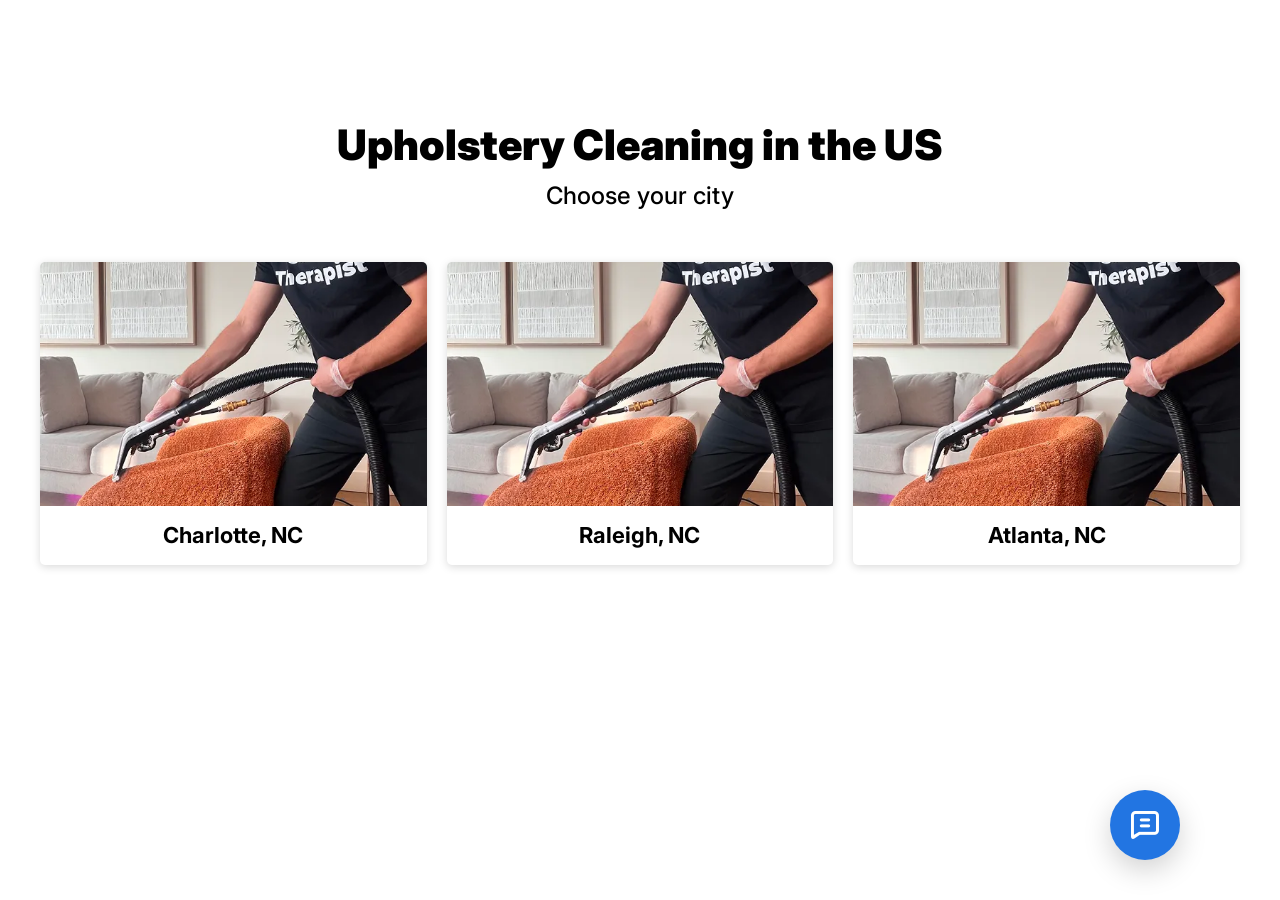
<file: index.html>
<!doctype html>
<html lang="en">
	<head>
		<meta charset="UTF-8">
		<meta name="viewport" content="width=device-width, initial-scale=1.0">
		<link rel="shortcut icon" href="./assets/img/favicon.ico">
		<title>Home Page</title>
		<link rel="modulepreload" crossorigin href="./js/common.min.js?v=1767890538575">
		<script type="module" crossorigin="" src="./js/popup.min.js?v=1767890538575"></script>
		<link rel="stylesheet" crossorigin="" href="./css/popup.min.css?v=1767890538575">
		<link rel="stylesheet" crossorigin="" href="./css/index.min.css?v=1767890538575">
	</head>
	<body>
		<div class="wrapper">
			<main class="page page--index">
				<section class="page__choose-city choose-city">
					<div class="choose-city__container">
						<div data-fls-titleblock="" class="choose-city__title-block title-block title-block--big">
							<h1 class="title-block__title">Upholstery Cleaning in the US</h1>
							<h2 class="title-block__sub-title">Choose your city</h2>
						</div>
						<div class="choose-city__items">
							<a href="" class="choose-city__item item-choose-city">
								<div class="item-choose-city__image ibg">
									<picture>
										<img alt="Image" src="./assets/img/cover.webp">
									</picture>
								</div>
								<h3 class="item-choose-city__city">Charlotte, NC</h3>
							</a>
							<a href="" class="choose-city__item item-choose-city">
								<div class="item-choose-city__image ibg">
									<picture>
										<img alt="Image" src="./assets/img/cover.webp">
									</picture>
								</div>
								<h3 class="item-choose-city__city">Raleigh, NC</h3>
							</a>
							<a href="" class="choose-city__item item-choose-city">
								<div class="item-choose-city__image ibg">
									<picture>
										<img alt="Image" src="./assets/img/cover.webp">
									</picture>
								</div>
								<h3 class="item-choose-city__city">Atlanta, NC</h3>
							</a>
						</div>
					</div>
				</section>
			</main>
		</div>
		<a href="#" data-fls-popup-link="popup" class="popup-link --icon-chat"></a>
		<div data-fls-popup="popup" aria-hidden="true" class="popup">
			<div data-fls-popup-wrapper="" class="popup__wrapper">
				<div data-fls-popup-body="" class="popup__body">
					<button data-fls-popup-close="" type="button" class="popup__close">
						<svg width="23" height="23" viewbox="0 0 23 23" fill="none" xmlns="http://www.w3.org/2000/svg">
							<path opacity="0.850056" d="M1.73333 1.48883L21.5469 21.0288" stroke="#979797" stroke-linecap="square"></path>
							<path opacity="0.850056" d="M21.2667 1.48883L1.45309 21.0288" stroke="#979797" stroke-linecap="square"></path>
						</svg>
					</button>
					<div data-fls-popup-content="" class="popup__text content-popup">
						<div data-fls-titleblock="" class="content-popup__title-block title-block">
							<div class="title-block__title">Book your cleaning now and get the best price</div>
							<div class="title-block__sub-title">Give new life to your sofa, mattress and carpets</div>
						</div>
						<form action="#" class="content-popup__form">
							<div class="content-popup__inputs">
								<input data-fls-input="" required autocomplete="off" type="text" name="form[name]" data-error="Incorrect data" placeholder="Name" class="content-popup__input input">
								<input data-fls-input="" required autocomplete="off" type="email" name="form[email]" data-error="Incorrect data" placeholder="Email" class="content-popup__input input">
								<input data-fls-input="" autocomplete="on" required type="tel" name="form[tel]" data-error="Incorrect data" placeholder="+1 (555) 123-4567" pattern="^\+1 \(\d{3}\) \d{3}-\d{4}$" id="phone-input-popup" class="content-popup__input input">
								<input data-fls-input="" required autocomplete="off" type="number" name="form[zip]" data-error="Incorrect data" placeholder="Zip code" class="content-popup__input input">
							</div>
							<button type="submit" class="content-popup__button button button--accent">Get the best price</button>
						</form>
					</div>
				</div>
			</div>
		</div>
	</body>
</html>
</file>
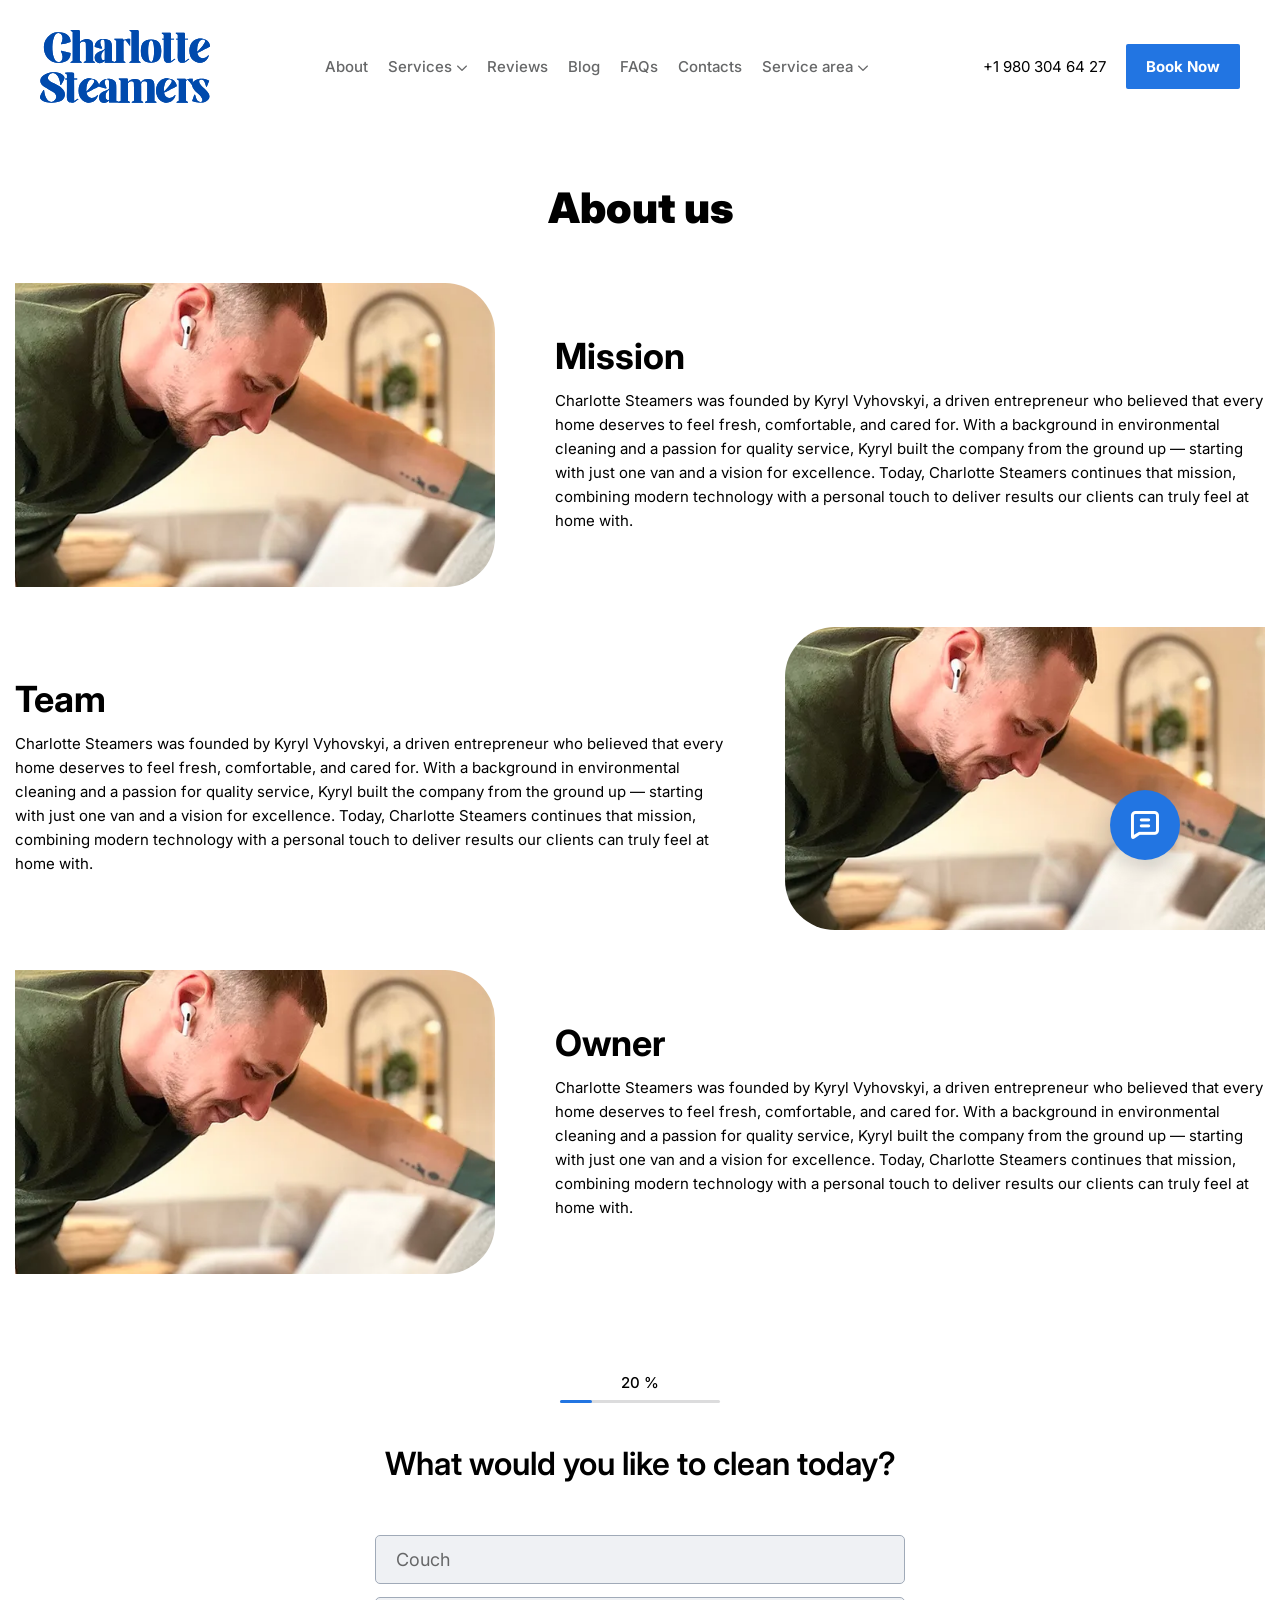
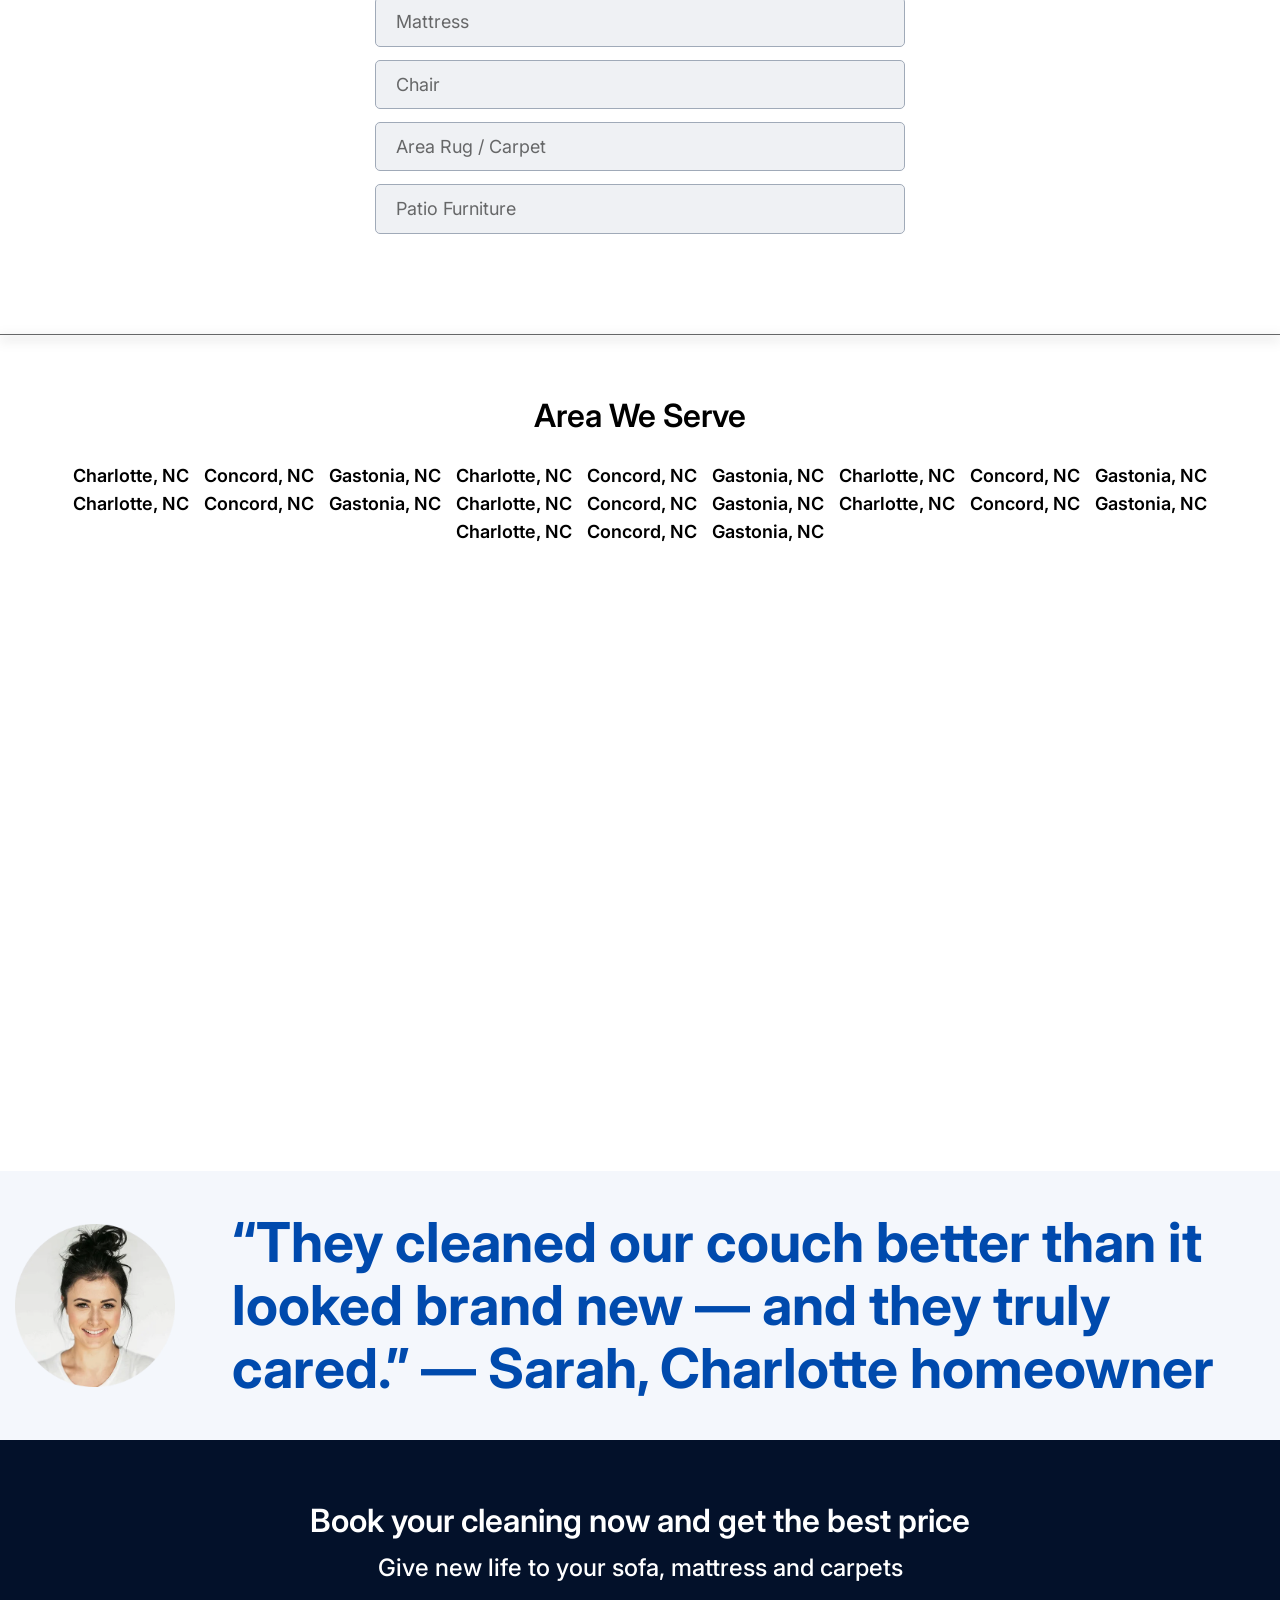
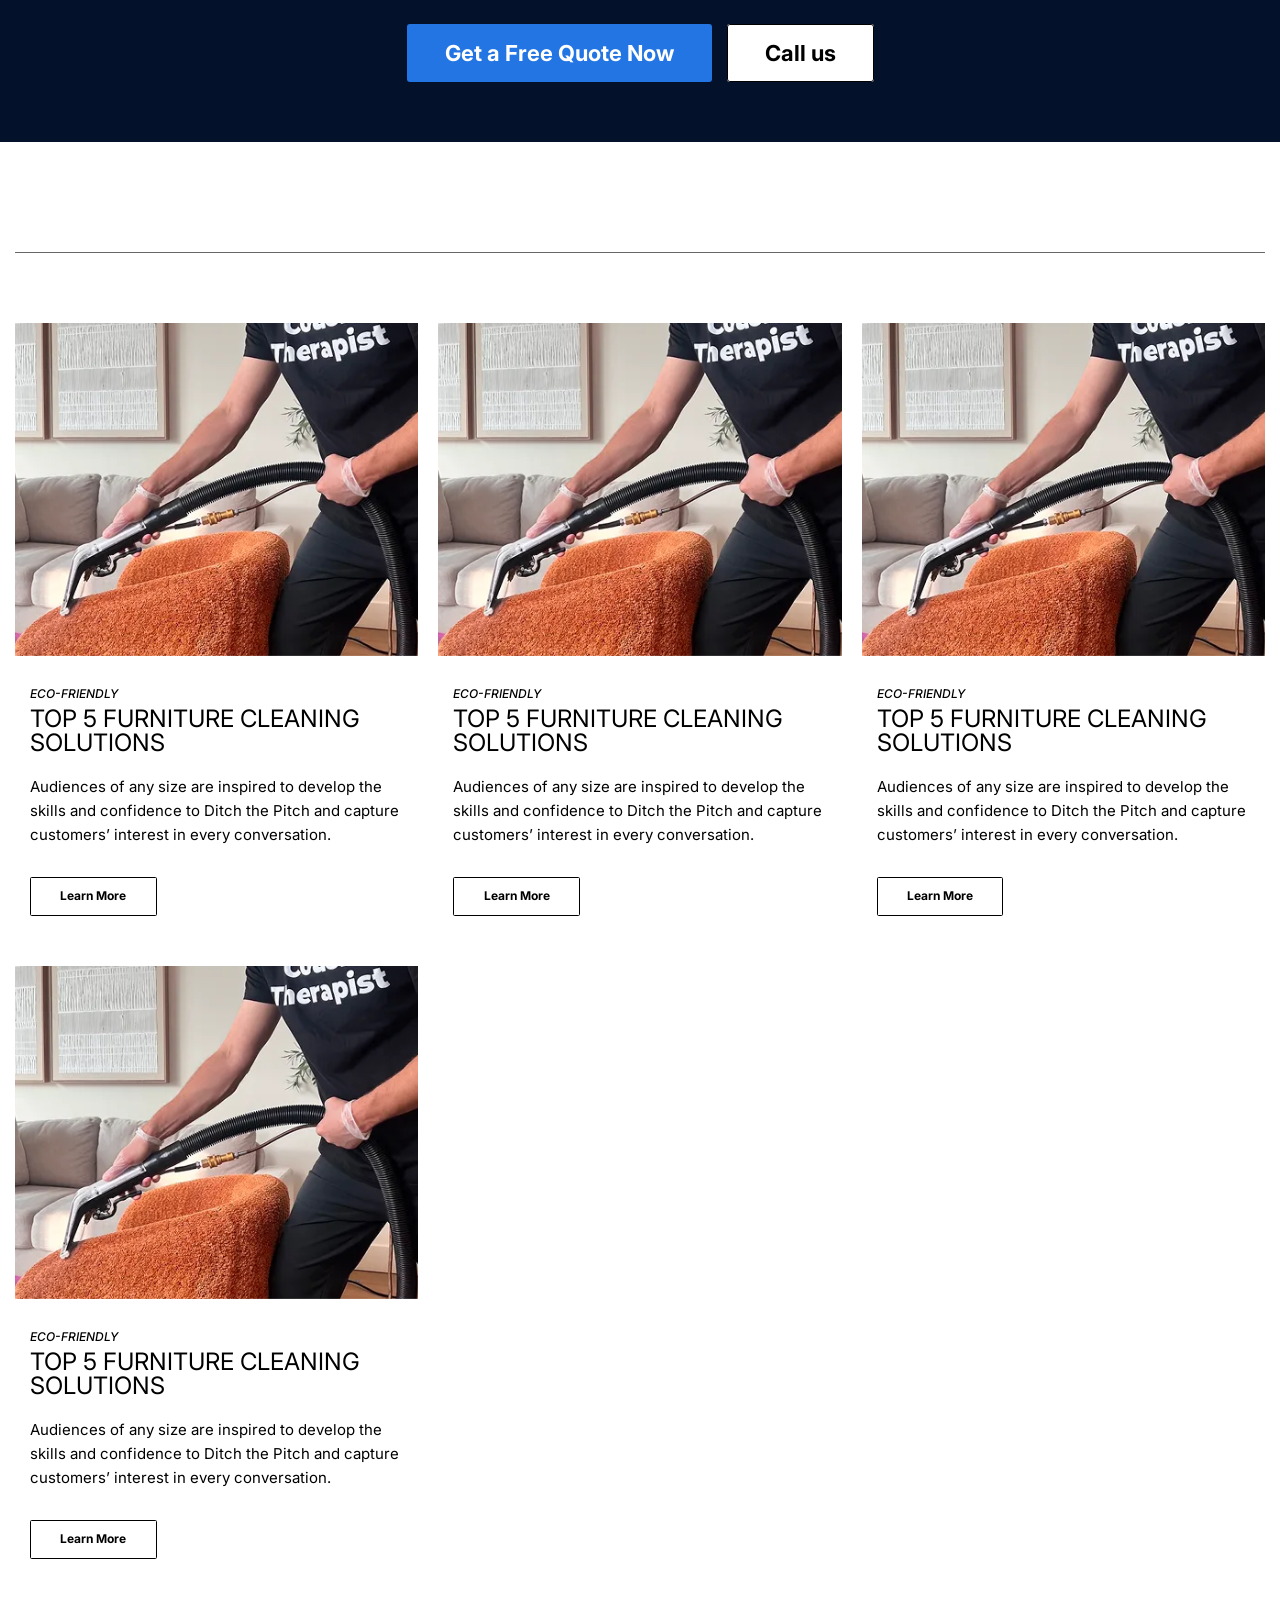
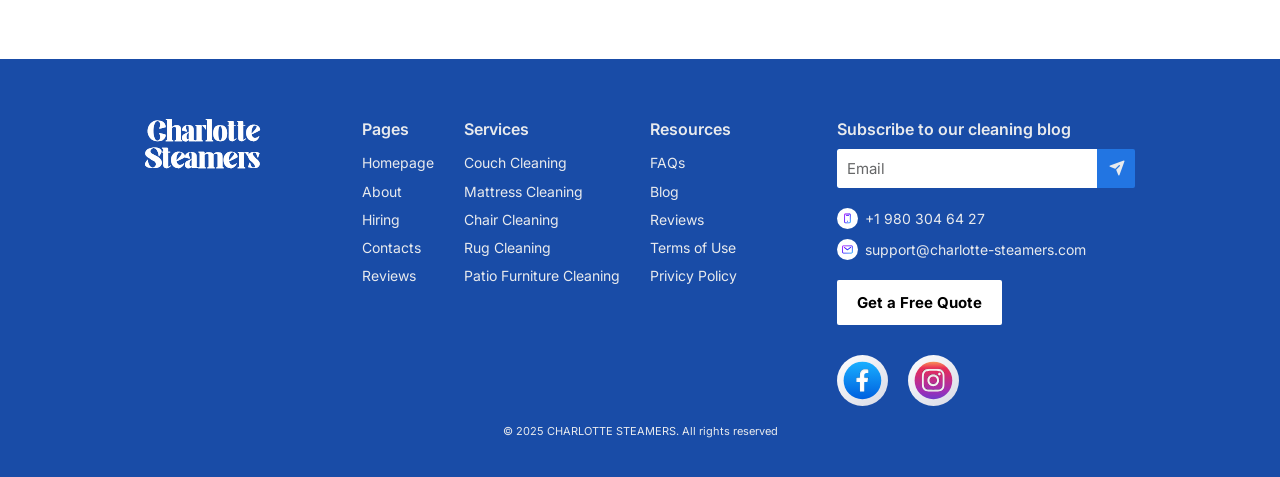
<file: about.html>
<!doctype html>
<html lang="en">
	<head>
		<meta charset="UTF-8">
		<meta name="viewport" content="width=device-width, initial-scale=1.0">
		<link rel="shortcut icon" href="./assets/img/favicon.ico">
		<title>Home Page</title>
		<link rel="modulepreload" crossorigin href="./js/common.min.js?v=1767890538579">
		<script type="module" crossorigin="" src="./js/popup.min.js?v=1767890538579"></script>
		<script type="module" crossorigin="" src="./js/button.min.js?v=1767890538579"></script>
		<script type="module" crossorigin="" src="./js/area.min.js?v=1767890538579"></script>
		<link rel="stylesheet" crossorigin="" href="./css/popup.min.css?v=1767890538579">
		<link rel="stylesheet" crossorigin="" href="./css/button.min.css?v=1767890538579">
		<link rel="stylesheet" crossorigin="" href="./css/area.min.css?v=1767890538579">
		<link rel="stylesheet" crossorigin="" href="./css/about.min.css?v=1767890538579">
	</head>
	<body>
		<div class="wrapper">
			<header data-fls-header="" class="header">
				<div class="header__container">
					<a href="index.html" class="header__logo">
						<img src="./assets/img/logo.svg" alt="Charlotte Syeamers Logo">
					</a>
					<div class="header__menu menu">
						<button type="button" data-fls-menu="" class="menu__icon icon-menu">
							<span></span>
						</button>
						<nav class="menu__body">
							<ul class="menu__list">
								<li class="menu__item">
									<a href="" class="menu__link">About</a>
								</li>
								<li class="menu__item menu__item--sub-list">
									<div class="menu__link menu__link--icon-arrow">Services</div>
									<div class="menu__sub-menu">
										<button type="button" class="menu__sub-list-back --icon-arrow">Back</button>
										<ul class="menu__sub-list">
											<li>
												<a href="">Couch Cleaning</a>
											</li>
											<li>
												<a href="">Chair Cleaning</a>
											</li>
											<li>
												<a href="">Mattress Cleaning</a>
											</li>
											<li>
												<a href="">Rug Cleaning</a>
											</li>
											<li>
												<a href="">Patio Furniture Cleaning</a>
											</li>
										</ul>
									</div>
								</li>
								<li class="menu__item">
									<a href="" class="menu__link">Reviews</a>
								</li>
								<li class="menu__item">
									<a href="" class="menu__link">Blog</a>
								</li>
								<li class="menu__item">
									<a href="" class="menu__link">FAQs</a>
								</li>
								<li class="menu__item">
									<a href="" class="menu__link">Contacts</a>
								</li>
								<li class="menu__item menu__item--sub-list">
									<div class="menu__link menu__link--icon-arrow">Service area</div>
									<div class="menu__sub-menu">
										<button type="button" class="menu__sub-list-back --icon-arrow">Back</button>
										<ul class="menu__sub-list">
											<li>
												<a href="">Lake Norman, NC</a>
											</li>
											<li>
												<a href="">Lake Norman, NC</a>
											</li>
											<li>
												<a href="">Lake Norman, NC</a>
											</li>
											<li>
												<a href="">Lake Norman, NC</a>
											</li>
											<li>
												<a href="">Lake Norman, NC</a>
											</li>
											<li>
												<a href="">Lake Norman, NC</a>
											</li>
											<li>
												<a href="">Lake Norman, NC</a>
											</li>
											<li>
												<a href="">Lake Norman, NC</a>
											</li>
											<li>
												<a href="">Lake Norman, NC</a>
											</li>
											<li>
												<a href="">Lake Norman, NC</a>
											</li>
											<li>
												<a href="">Lake Norman, NC</a>
											</li>
											<li>
												<a href="">Lake Norman, NC</a>
											</li>
											<li>
												<a href="">Lake Norman, NC</a>
											</li>
											<li>
												<a href="">Lake Norman, NC</a>
											</li>
											<li>
												<a href="">Lake Norman, NC</a>
											</li>
											<li>
												<a href="">Lake Norman, NC</a>
											</li>
											<li>
												<a href="">Lake Norman, NC</a>
											</li>
											<li>
												<a href="">Lake Norman, NC</a>
											</li>
											<li>
												<a href="">Lake Norman, NC</a>
											</li>
										</ul>
									</div>
								</li>
							</ul>
						</nav>
					</div>
					<div class="header__actions">
						<a data-fls-dynamic=".menu__body, 767.98, last" href="tel:+19803046427" class="header__number">+1 980 304 64 27</a>
						<a data-fls-dynamic=".header__menu, 767.98, first" data-fls-button="" href="" class="header__button button button--accent">Book Now</a>
					</div>
				</div>
			</header>
			<main class="page page--about">
				<section class="page__about about">
					<div class="about__container">
						<div data-fls-titleblock="" class="about__title-block title-block title-block--big">
							<h1 class="title-block__title">About us</h1>
						</div>
						<div class="about__items">
							<div class="about__item item-about">
								<div class="item-about__image ibg">
									<picture>
										<source media="(max-width: 600px)" srcset="./assets/img/owner-600.webp" type="image/webp">
										<img alt="Image" src="./assets/img/owner.webp">
									</picture>
								</div>
								<div class="item-about__body">
									<h2 class="item-about__title">Mission</h2>
									<div class="item-about__text text">
										<p>
											Charlotte Steamers was founded by Kyryl Vyhovskyi, a driven entrepreneur who believed
                                that every home deserves to feel fresh, comfortable, and cared for. With a background in
                                environmental cleaning and a passion for quality service, Kyryl built the company from
                                the ground up — starting with just one van and a vision for excellence. Today, Charlotte
                                Steamers continues that mission, combining modern technology with a personal touch to
                                deliver results our clients can truly feel at home with.
										</p>
									</div>
								</div>
							</div>
							<div class="about__item item-about">
								<div class="item-about__image ibg">
									<picture>
										<source media="(max-width: 600px)" srcset="./assets/img/owner-600.webp" type="image/webp">
										<img alt="Image" src="./assets/img/owner.webp">
									</picture>
								</div>
								<div class="item-about__body">
									<h2 class="item-about__title">Team</h2>
									<div class="item-about__text text">
										<p>
											Charlotte Steamers was founded by Kyryl Vyhovskyi, a driven entrepreneur who believed
                                that every home deserves to feel fresh, comfortable, and cared for. With a background in
                                environmental cleaning and a passion for quality service, Kyryl built the company from
                                the ground up — starting with just one van and a vision for excellence. Today, Charlotte
                                Steamers continues that mission, combining modern technology with a personal touch to
                                deliver results our clients can truly feel at home with.
										</p>
									</div>
								</div>
							</div>
							<div class="about__item item-about">
								<div class="item-about__image ibg">
									<picture>
										<source media="(max-width: 600px)" srcset="./assets/img/owner-600.webp" type="image/webp">
										<img alt="Image" src="./assets/img/owner.webp">
									</picture>
								</div>
								<div class="item-about__body">
									<h2 class="item-about__title">Owner</h2>
									<div class="item-about__text text">
										<p>
											Charlotte Steamers was founded by Kyryl Vyhovskyi, a driven entrepreneur who believed
                                that every home deserves to feel fresh, comfortable, and cared for. With a background in
                                environmental cleaning and a passion for quality service, Kyryl built the company from
                                the ground up — starting with just one van and a vision for excellence. Today, Charlotte
                                Steamers continues that mission, combining modern technology with a personal touch to
                                deliver results our clients can truly feel at home with.
										</p>
									</div>
								</div>
							</div>
						</div>
					</div>
				</section>
				<div data-fls-quiz="" class="page__quiz quiz">
					<div class="quiz__container">
						<div class="quiz__progress progress">
							<div class="progress__percent">
								<span>20</span>
								%
							</div>
							<div class="progress__progress-bar">
								<span></span>
							</div>
						</div>
						<form action="#" class="quiz__form form-quiz">
							<div class="form-quiz__steps">
								<div class="form-quiz__step form-quiz__step--1 _first">
									<div data-fls-titleblock="" class="form-quiz__title-block title-block">
										<div class="title-block__title">What would you like to clean today?</div>
									</div>
									<ul class="form-quiz__items">
										<li class="form-quiz__item">
											<input type="radio" name="upholstery" value="Couch" id="quiz-couch" class="form-quiz__radio">
											<label for="quiz-couch" class="form-quiz__label">Couch</label>
										</li>
										<li class="form-quiz__item">
											<input type="radio" name="upholstery" value="Mattress" id="quiz-mattress" class="form-quiz__radio">
											<label for="quiz-mattress" class="form-quiz__label">Mattress</label>
										</li>
										<li class="form-quiz__item">
											<input type="radio" name="upholstery" value="Chair" id="quiz-chair" class="form-quiz__radio">
											<label for="quiz-chair" class="form-quiz__label">Chair</label>
										</li>
										<li class="form-quiz__item">
											<input type="radio" name="upholstery" value="Area Rug / Carpet" id="quiz-rug" class="form-quiz__radio">
											<label for="quiz-rug" class="form-quiz__label">Area Rug / Carpet</label>
										</li>
										<li class="form-quiz__item">
											<input type="radio" name="upholstery" value="Patio Furniture" id="quiz-patio" class="form-quiz__radio">
											<label for="quiz-patio" class="form-quiz__label">Patio Furniture</label>
										</li>
									</ul>
								</div>
								<div class="form-quiz__step form-quiz__step--2">
									<div data-fls-titleblock="" class="form-quiz__title-block title-block">
										<div class="title-block__title">Why do you want to order cleaning?</div>
									</div>
									<ul class="form-quiz__items">
										<li class="form-quiz__item">
											<input type="radio" name="upholstery" value="Stains" id="quiz-stain" class="form-quiz__radio">
											<label for="quiz-stain" class="form-quiz__label">Stains</label>
										</li>
										<li class="form-quiz__item">
											<input type="radio" name="upholstery" value="Unpleasant smell" id="quiz-smell" class="form-quiz__radio">
											<label for="quiz-smell" class="form-quiz__label">Unpleasant smell</label>
										</li>
										<li class="form-quiz__item">
											<input type="radio" name="upholstery" value="Dirty" id="quiz-dirty" class="form-quiz__radio">
											<label for="quiz-dirty" class="form-quiz__label">Dirty</label>
										</li>
										<li class="form-quiz__item">
											<input type="radio" name="upholstery" value="Allergy" id="quiz-allergy" class="form-quiz__radio">
											<label for="quiz-allergy" class="form-quiz__label">Allergy</label>
										</li>
										<li class="form-quiz__item">
											<input type="radio" name="upholstery" value="Prevention" id="quiz-prevention" class="form-quiz__radio">
											<label for="quiz-prevention" class="form-quiz__label">Prevention</label>
										</li>
									</ul>
								</div>
								<div class="form-quiz__step form-quiz__step--3">
									<div data-fls-titleblock="" class="form-quiz__title-block title-block">
										<div class="title-block__title">When are you interested?</div>
									</div>
									<ul class="form-quiz__items">
										<li class="form-quiz__item">
											<input type="radio" name="upholstery" value="Nearest time" id="quiz-nearest-time" class="form-quiz__radio">
											<label for="quiz-nearest-time" class="form-quiz__label">Nearest time</label>
										</li>
										<li class="form-quiz__item">
											<input type="radio" name="upholstery" value="During the week" id="quiz-during-week" class="form-quiz__radio">
											<label for="quiz-during-week" class="form-quiz__label">During the week</label>
										</li>
									</ul>
								</div>
								<div class="form-quiz__step form-quiz__step--4">
									<div data-fls-titleblock="" class="form-quiz__title-block title-block">
										<div class="title-block__title">Please leave your phone number</div>
									</div>
									<ul class="form-quiz__items">
										<li class="form-quiz__item">
											<input data-fls-input="" required autocomplete="off" type="text" name="form[name]" data-error="Incorrect data" placeholder="Name" class="form-quiz__input input">
										</li>
										<li class="form-quiz__item">
											<input data-fls-input="" autocomplete="on" required type="tel" name="form[tel]" data-error="Incorrect data" placeholder="+1 (555) 123-4567" pattern="^\+1 \(\d{3}\) \d{3}-\d{4}$" id="phone-input" class="form-quiz__input input">
										</li>
									</ul>
									<button type="submit" class="form-quiz__button button button--wide button--accent">Get the Best Offer</button>
								</div>
							</div>
						</form>
					</div>
				</div>
				<div class="page__line line"></div>
				<section data-fls-area="" class="page__area area">
					<div class="area__container">
						<div data-fls-titleblock="" class="area__title-block title-block">
							<div class="title-block__title">Area We Serve</div>
						</div>
						<ul class="area__serving">
							<li>Charlotte, NC</li>
							<li>Concord, NC</li>
							<li>Gastonia, NC</li>
							<li>Charlotte, NC</li>
							<li>Concord, NC</li>
							<li>Gastonia, NC</li>
							<li>Charlotte, NC</li>
							<li>Concord, NC</li>
							<li>Gastonia, NC</li>
							<li>Charlotte, NC</li>
							<li>Concord, NC</li>
							<li>Gastonia, NC</li>
							<li>Charlotte, NC</li>
							<li>Concord, NC</li>
							<li>Gastonia, NC</li>
							<li>Charlotte, NC</li>
							<li>Concord, NC</li>
							<li>Gastonia, NC</li>
							<li>Charlotte, NC</li>
							<li>Concord, NC</li>
							<li>Gastonia, NC</li>
						</ul>
						<div class="area__map ibg">
							<iframe src="https://www.google.com/maps/embed?pb=!1m18!1m12!1m3!1d416953.7566287358!2d-80.80010254999999!3d35.269906000000006!2m3!1f0!2f0!3f0!3m2!1i1024!2i768!4f13.1!3m3!1m2!1s0x8a236bc85ed4a215%3A0x7659e433dfaa2f!2sCharlotte%20Steamers%20-%20Couch%20Cleaning!5e0!3m2!1sen!2sua!4v1764801144997!5m2!1sen!2sua" style="border: 0" allowfullscreen loading="lazy" referrerpolicy="no-referrer-when-downgrade"></iframe>
						</div>
					</div>
				</section>
				<section data-fls-book="" class="page__book book">
					<div class="book__upper upper-book">
						<div class="upper-book__container--big">
							<div class="upper-book__image">
								<picture>
									<img alt="Charlotte Steamers Customer" src="./assets/img/avatar.webp">
								</picture>
							</div>
							<h3 class="upper-book__quote">
								“They cleaned our couch better than it looked brand new — and they truly cared.” — Sarah, Charlotte
                    homeowner
							</h3>
						</div>
					</div>
					<div class="book__container--big">
						<div class="book__body">
							<div data-fls-titleblock="" class="book__title-block title-block">
								<div class="title-block__title">Book your cleaning now and get the best price</div>
								<div class="title-block__sub-title">Give new life to your sofa, mattress and carpets</div>
							</div>
							<div class="book__buttons">
								<a href="" class="book__button button button--accent button--big button--wide">Get a Free Quote Now</a>
								<a href="" class="book__button button button--border button--big button--wide">Call us</a>
							</div>
						</div>
					</div>
				</section>
				<div data-fls-blog="" class="page__blog blog">
					<div class="blog__container--big">
						<span class="blog__line line"></span>
						<div class="blog__items">
							<article data-fls-post="" class="blog__item post">
								<a href="" class="post__wrapper">
									<div class="post__image ibg">
										<picture>
											<img alt="Blog image" src="./assets/img/cover.webp">
										</picture>
									</div>
									<div class="post__content">
										<div class="post__body">
											<div class="post__sub-title">ECO-FRIENDLY</div>
											<h3 class="post__title">TOP 5 FURNITURE CLEANING SOLUTIONS</h3>
											<p class="post__text text">
												Audiences of any size are inspired to develop the skills and confidence to Ditch the
                                    Pitch and capture customers’ interest in every conversation.
											</p>
										</div>
										<div class="post__button button button--border button--wide button--hover-black">Learn More</div>
									</div>
								</a>
							</article>
							<article data-fls-post="" class="blog__item post">
								<a href="" class="post__wrapper">
									<div class="post__image ibg">
										<picture>
											<img alt="Blog image" src="./assets/img/cover.webp">
										</picture>
									</div>
									<div class="post__content">
										<div class="post__body">
											<div class="post__sub-title">ECO-FRIENDLY</div>
											<h3 class="post__title">TOP 5 FURNITURE CLEANING SOLUTIONS</h3>
											<p class="post__text text">
												Audiences of any size are inspired to develop the skills and confidence to Ditch the
                                    Pitch and capture customers’ interest in every conversation.
											</p>
										</div>
										<div class="post__button button button--border button--wide button--hover-black">Learn More</div>
									</div>
								</a>
							</article>
							<article data-fls-post="" class="blog__item post">
								<a href="" class="post__wrapper">
									<div class="post__image ibg">
										<picture>
											<img alt="Blog image" src="./assets/img/cover.webp">
										</picture>
									</div>
									<div class="post__content">
										<div class="post__body">
											<div class="post__sub-title">ECO-FRIENDLY</div>
											<h3 class="post__title">TOP 5 FURNITURE CLEANING SOLUTIONS</h3>
											<p class="post__text text">
												Audiences of any size are inspired to develop the skills and confidence to Ditch the
                                    Pitch and capture customers’ interest in every conversation.
											</p>
										</div>
										<div class="post__button button button--border button--wide button--hover-black">Learn More</div>
									</div>
								</a>
							</article>
							<article data-fls-post="" class="blog__item post">
								<a href="" class="post__wrapper">
									<div class="post__image ibg">
										<picture>
											<img alt="Blog image" src="./assets/img/cover.webp">
										</picture>
									</div>
									<div class="post__content">
										<div class="post__body">
											<div class="post__sub-title">ECO-FRIENDLY</div>
											<h3 class="post__title">TOP 5 FURNITURE CLEANING SOLUTIONS</h3>
											<p class="post__text text">
												Audiences of any size are inspired to develop the skills and confidence to Ditch the
                                    Pitch and capture customers’ interest in every conversation.
											</p>
										</div>
										<div class="post__button button button--border button--wide button--hover-black">Learn More</div>
									</div>
								</a>
							</article>
						</div>
					</div>
				</div>
			</main>
			<footer data-fls-footer="" class="footer">
				<div class="footer__container">
					<div class="footer__upper">
						<div class="footer__main main-footer">
							<div class="main-footer__logo">
								<img src="./assets/img/logo-light.svg" alt="Charlotte Steamers Logo">
							</div>
						</div>
						<div data-fls-spollers="767.98, max" class="footer__spollers spollers-footer">
							<details class="spollers-footer__item spoller-footer">
								<summary class="spoller-footer__title">Pages</summary>
								<div class="spoller-footer__body">
									<ul class="spoller-footer__list">
										<li>
											<a href="">Homepage</a>
										</li>
										<li>
											<a href="">About</a>
										</li>
										<li>
											<a href="">Hiring</a>
										</li>
										<li>
											<a href="">Contacts</a>
										</li>
										<li>
											<a href="">Reviews</a>
										</li>
									</ul>
								</div>
							</details>
							<details class="spollers-footer__item spoller-footer">
								<summary class="spoller-footer__title">Services</summary>
								<div class="spoller-footer__body">
									<ul class="spoller-footer__list">
										<li>
											<a href="">Couch Cleaning</a>
										</li>
										<li>
											<a href="">Mattress Cleaning</a>
										</li>
										<li>
											<a href="">Chair Cleaning</a>
										</li>
										<li>
											<a href="">Rug Cleaning</a>
										</li>
										<li>
											<a href="">Patio Furniture Cleaning</a>
										</li>
									</ul>
								</div>
							</details>
							<details class="spollers-footer__item spoller-footer">
								<summary class="spoller-footer__title">Resources</summary>
								<div class="spoller-footer__body">
									<ul class="spoller-footer__list">
										<li>
											<a href="">FAQs</a>
										</li>
										<li>
											<a href="">Blog</a>
										</li>
										<li>
											<a href="">Reviews</a>
										</li>
										<li>
											<a href="">Terms of Use</a>
										</li>
										<li>
											<a href="">Privicy Policy</a>
										</li>
									</ul>
								</div>
							</details>
						</div>
						<div class="footer__info info-footer">
							<div class="info-footer__title">Subscribe to our cleaning blog</div>
							<form action="#" class="info-footer__form form-footer">
								<input data-fls-input="" autocomplete="off" required data-fls-form-validatenow="" type="email" name="form[]" data-error="Incorrect email" placeholder="Email" class="form-footer__input input">
								<button type="submit" class="form-footer__button --icon-telegraph"></button>
							</form>
							<ul class="info-footer__contacts contacts-footer">
								<li>
									<a href="tel:+19803046427">
										<div class="contacts-footer__icon">
											<img src="./assets/img/icons/mobile.svg" alt="Phone icon">
										</div>
										+1 980 304 64 27
									</a>
								</li>
								<li>
									<a href="mailto:support@charlotte-steamers.com">
										<div class="contacts-footer__icon">
											<img src="./assets/img/icons/mail.svg" alt="Main icon">
										</div>
										support@charlotte-steamers.com
									</a>
								</li>
							</ul>
							<a href="" data-fls-button="" class="info-footer__button button button--border">Get a Free Quote</a>
							<ul class="info-footer__social">
								<li>
									<a href="">
										<img src="./assets/img/icons/facebook.svg" alt="Facebook">
									</a>
								</li>
								<li>
									<a href="">
										<img src="./assets/img/icons/instagram.svg" alt="Instagram">
									</a>
								</li>
							</ul>
						</div>
					</div>
					<div class="footer__copyright">© 2025 CHARLOTTE STEAMERS. All rights reserved</div>
				</div>
			</footer>
		</div>
		<a href="#" data-fls-popup-link="popup" class="popup-link --icon-chat"></a>
		<div data-fls-popup="popup" aria-hidden="true" class="popup">
			<div data-fls-popup-wrapper="" class="popup__wrapper">
				<div data-fls-popup-body="" class="popup__body">
					<button data-fls-popup-close="" type="button" class="popup__close">
						<svg width="23" height="23" viewbox="0 0 23 23" fill="none" xmlns="http://www.w3.org/2000/svg">
							<path opacity="0.850056" d="M1.73333 1.48883L21.5469 21.0288" stroke="#979797" stroke-linecap="square"></path>
							<path opacity="0.850056" d="M21.2667 1.48883L1.45309 21.0288" stroke="#979797" stroke-linecap="square"></path>
						</svg>
					</button>
					<div data-fls-popup-content="" class="popup__text content-popup">
						<div data-fls-titleblock="" class="content-popup__title-block title-block">
							<div class="title-block__title">Book your cleaning now and get the best price</div>
							<div class="title-block__sub-title">Give new life to your sofa, mattress and carpets</div>
						</div>
						<form action="#" class="content-popup__form">
							<div class="content-popup__inputs">
								<input data-fls-input="" required autocomplete="off" type="text" name="form[name]" data-error="Incorrect data" placeholder="Name" class="content-popup__input input">
								<input data-fls-input="" required autocomplete="off" type="email" name="form[email]" data-error="Incorrect data" placeholder="Email" class="content-popup__input input">
								<input data-fls-input="" autocomplete="on" required type="tel" name="form[tel]" data-error="Incorrect data" placeholder="+1 (555) 123-4567" pattern="^\+1 \(\d{3}\) \d{3}-\d{4}$" id="phone-input-popup" class="content-popup__input input">
								<input data-fls-input="" required autocomplete="off" type="number" name="form[zip]" data-error="Incorrect data" placeholder="Zip code" class="content-popup__input input">
							</div>
							<button type="submit" class="content-popup__button button button--accent">Get the best price</button>
						</form>
					</div>
				</div>
			</div>
		</div>
	</body>
</html>
</file>
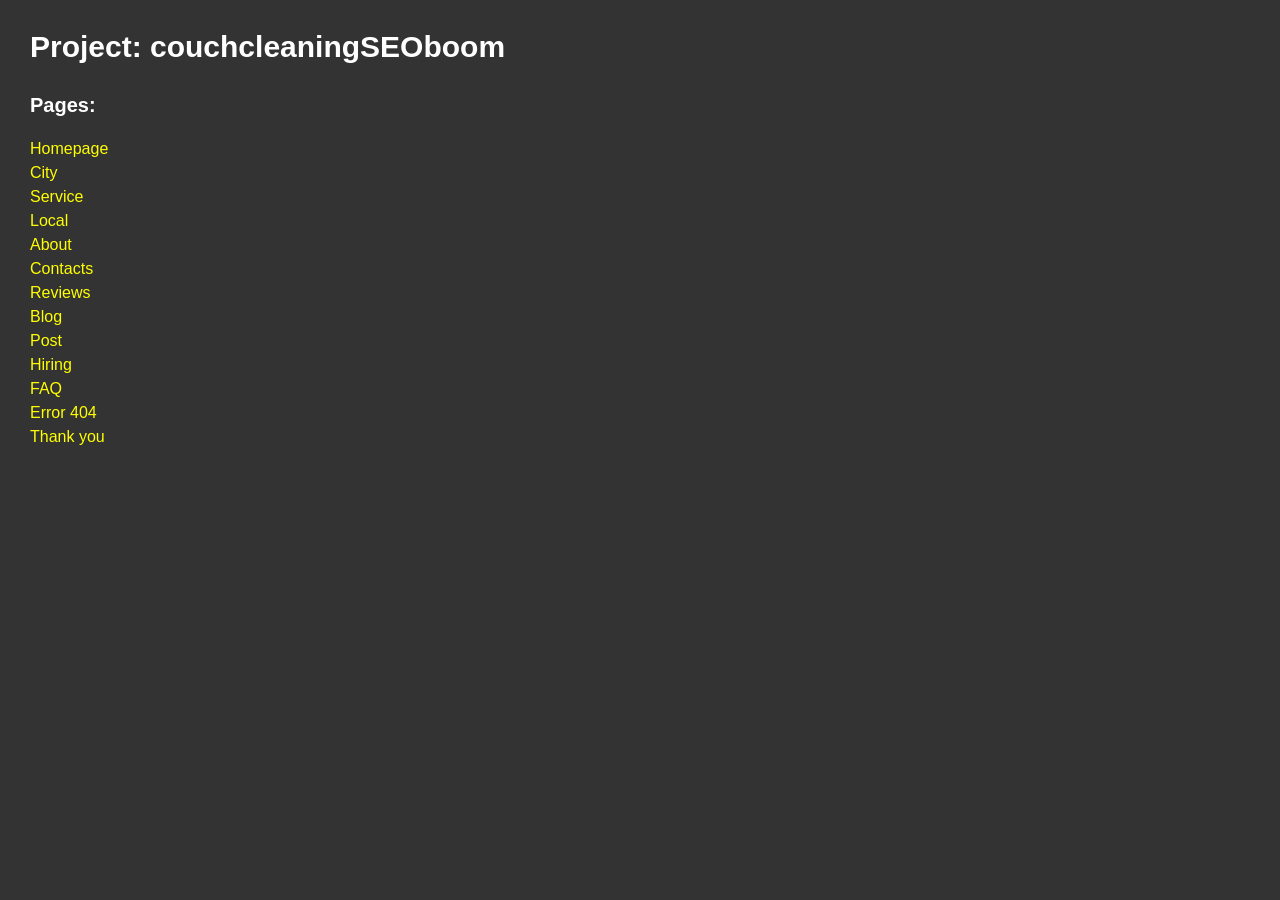
<file: bestcouchcleaning.html>
<!DOCTYPE html>
<html lang="en">
	<head>
		<meta charset="UTF-8">
		<meta name="viewport" content="width=device-width, initial-scale=1.0">
		<meta name="robots" content="noindex, nofollow">
		<title>Проєкт: Couch Cleaning</title>
		<style>
			*,
            *::before,
            *::after {
                box-sizing: border-box;
                margin: 0;
                padding: 0;
                bottom: 0;
            }
            ul li {
                list-style: none;
            }
            a {
                text-decoration: none;
                color: inherit;
            }
            body,
            html {
                height: 100%;
            }
            body {
                font-family: Arial, "Helvetica Neue", Helvetica, sans-serif;
                background-color: #333;
                color: #fff;
            }
            .wrapper {
                min-height: 100%;
                display: flex;
                flex-direction: column;
            }
            .wrapper > main {
                flex-grow: 1;
            }
            .projectpage {
                padding: 30px;
            }
            .projectpage__title {
                font-size: 30px;
                margin-bottom: 30px;
            }
            .projectpage__sub-title {
                font-size: 20px;
                margin-bottom: 20px;
            }
            .projectpage__list {
            }
            .projectpage__list li {
                line-height: 150%;
            }
            .projectpage__list a {
                color: yellow;
            }
            .projectpage__list a:hover {
                text-decoration: underline;
            }
		</style>
	</head>
	<body>
		<div class="wrapper">
			<header class="header"></header>
			<main class="projectpage">
				<h1 class="projectpage__title">Project: couchcleaningSEOboom</h1>
				<h2 class="projectpage__sub-title">Pages:</h2>
				<ul class="projectpage__list">
					<li>
						<a target="_blank" href="dist/index.html">Homepage</a>
					</li>
					<li>
						<a target="_blank" href="dist/city.html">City</a>
					</li>
					<li>
						<a target="_blank" href="dist/service.html">Service</a>
					</li>
					<li>
						<a target="_blank" href="dist/local.html">Local</a>
					</li>
					<li>
						<a target="_blank" href="dist/about.html">About</a>
					</li>
					<li>
						<a target="_blank" href="dist/contacts.html">Contacts</a>
					</li>
					<li>
						<a target="_blank" href="dist/reviews.html">Reviews</a>
					</li>
					<li>
						<a target="_blank" href="dist/blog.html">Blog</a>
					</li>
					<li>
						<a target="_blank" href="dist/post.html">Post</a>
					</li>
					<li>
						<a target="_blank" href="dist/hiring.html">Hiring</a>
					</li>
					<li>
						<a target="_blank" href="dist/faq.html">FAQ</a>
					</li>
					<li>
						<a target="_blank" href="dist/404.html">Error 404</a>
					</li>
					<li>
						<a target="_blank" href="dist/thank-you.html">Thank you</a>
					</li>
				</ul>
			</main>
			<footer class="footer"></footer>
		</div>
	</body>
</html>
</file>
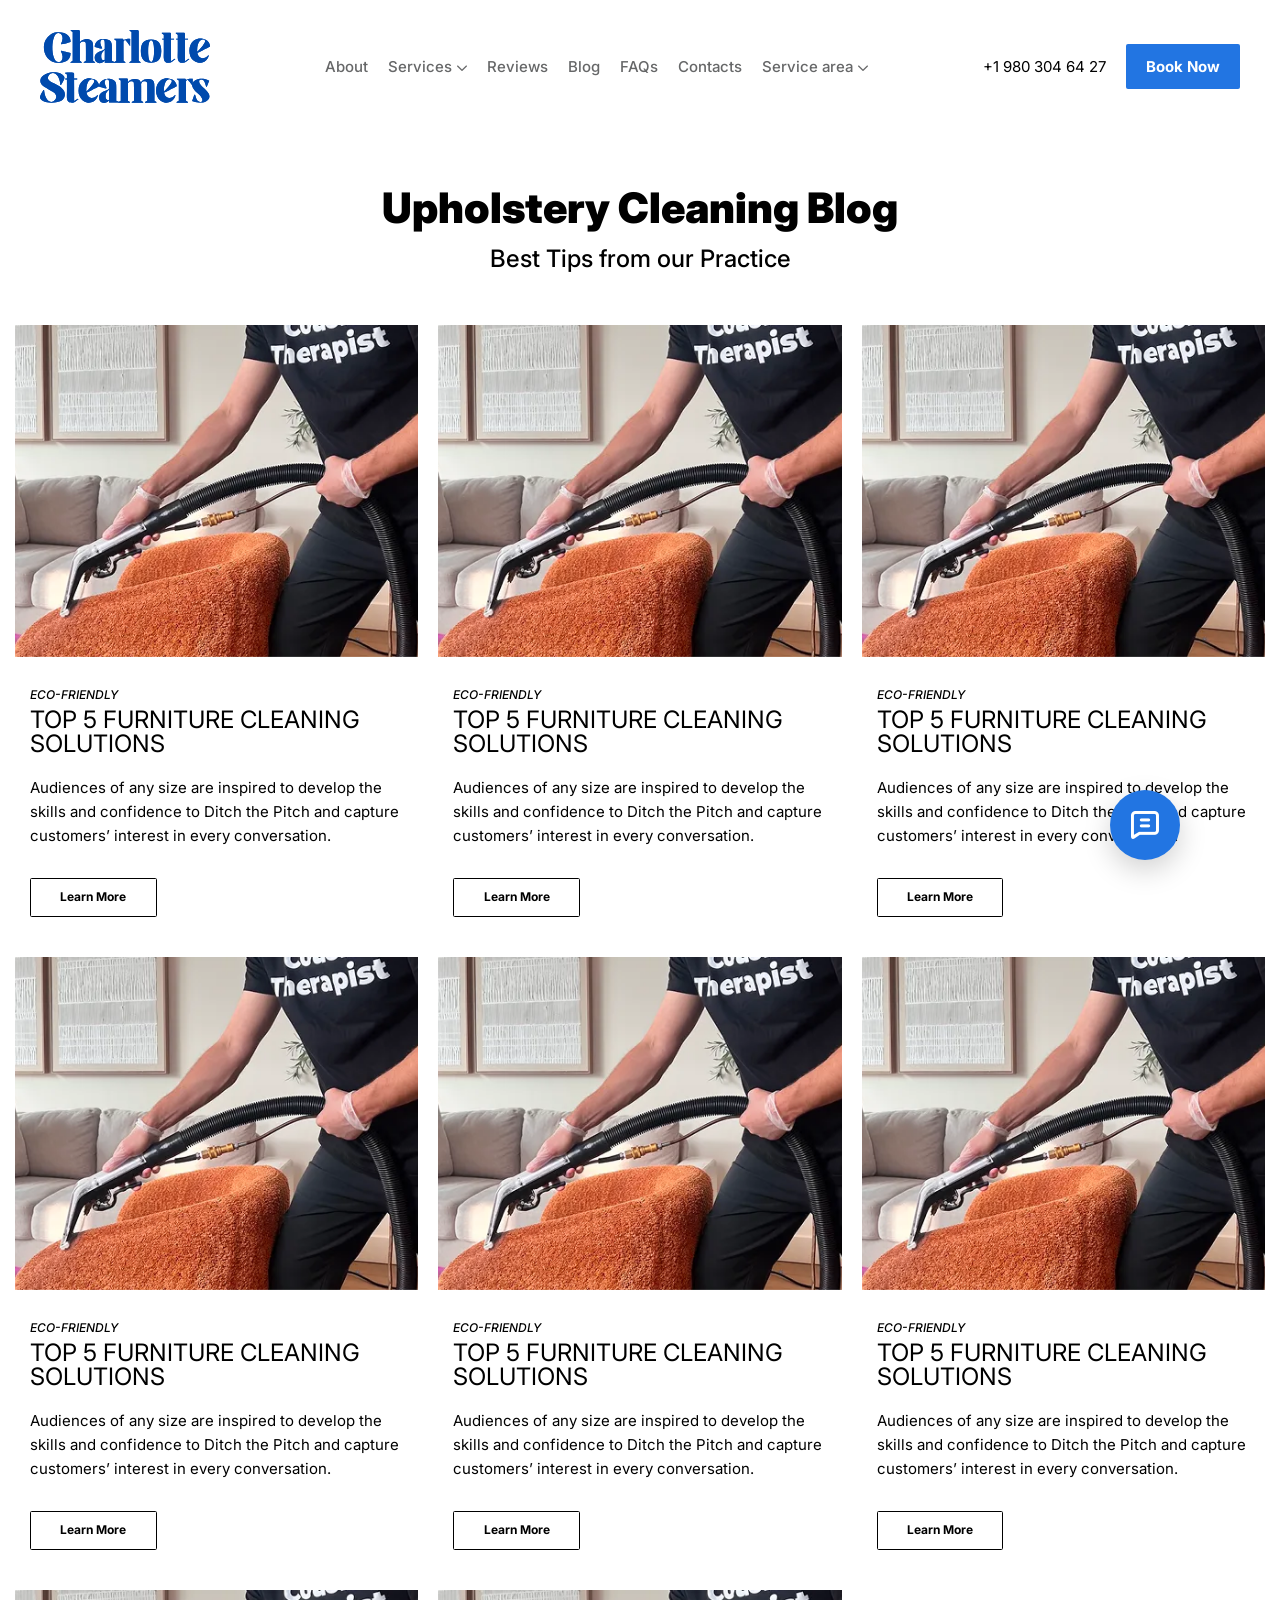
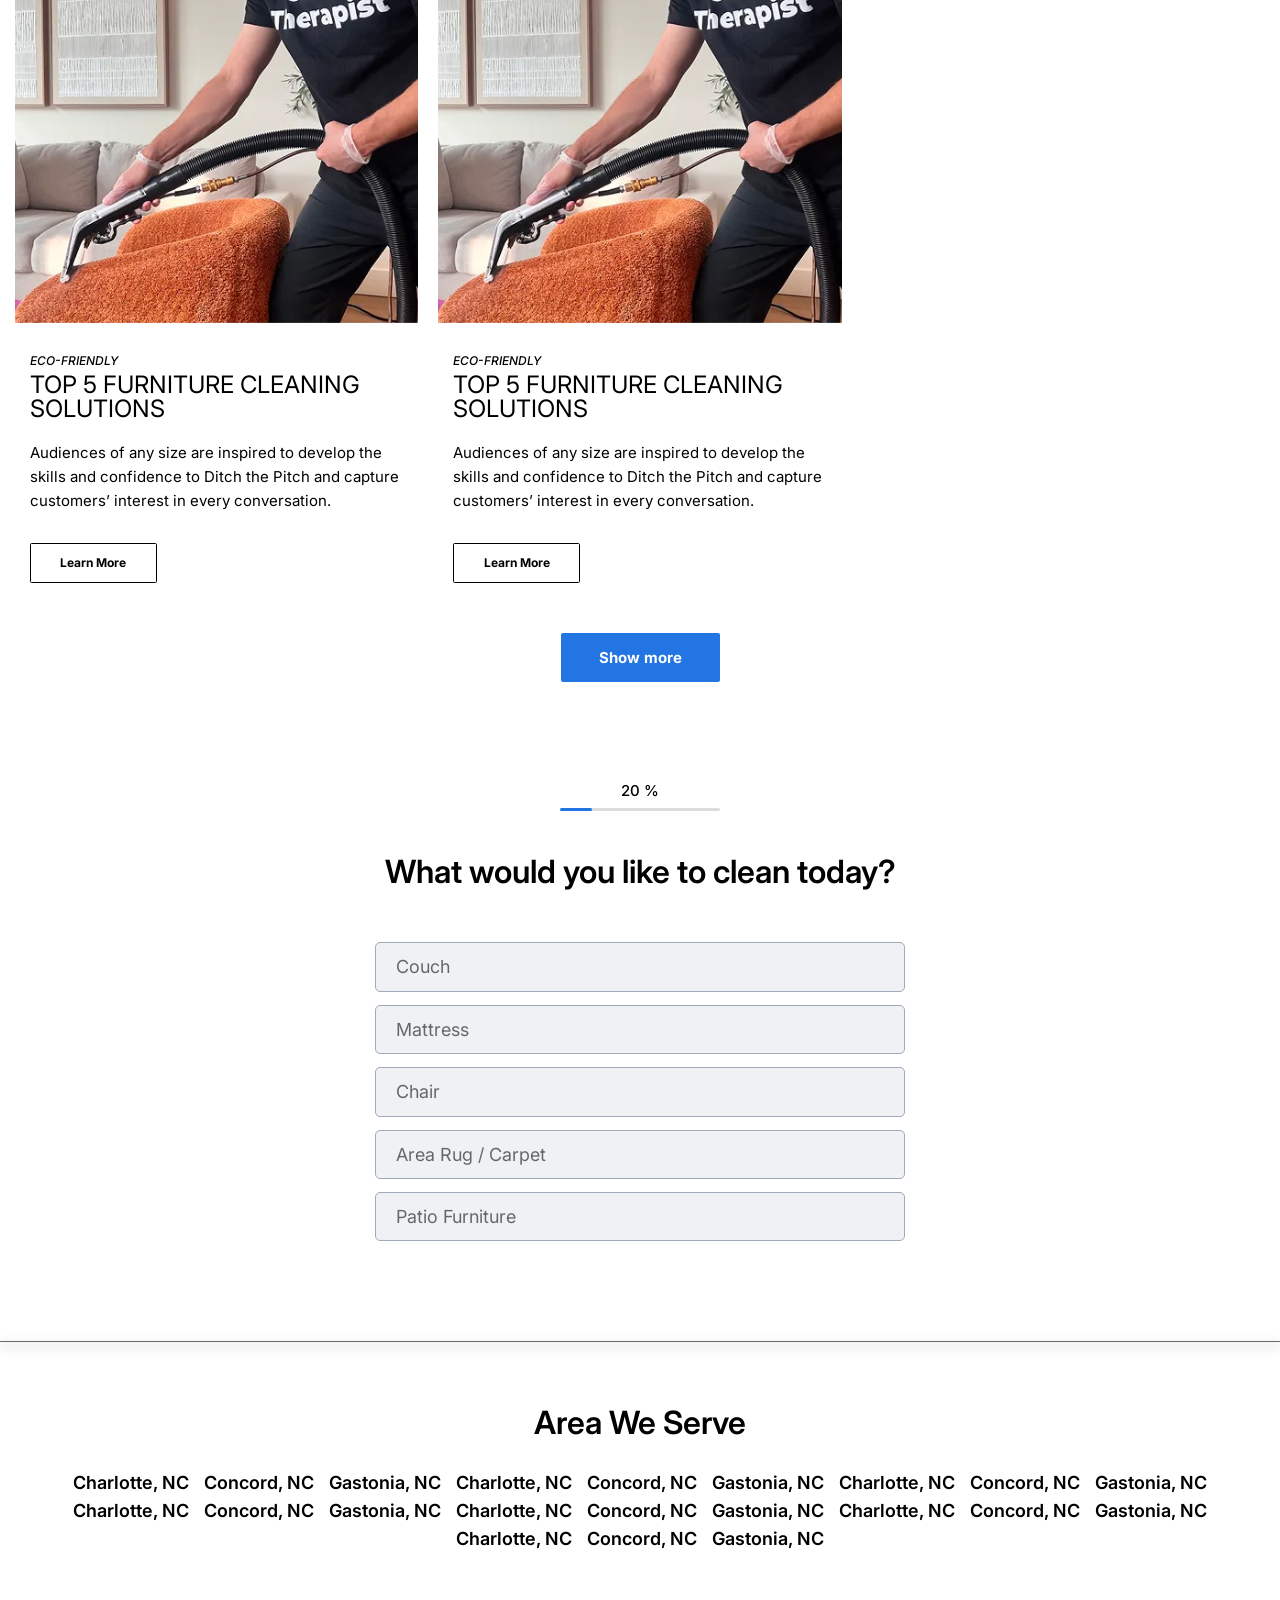
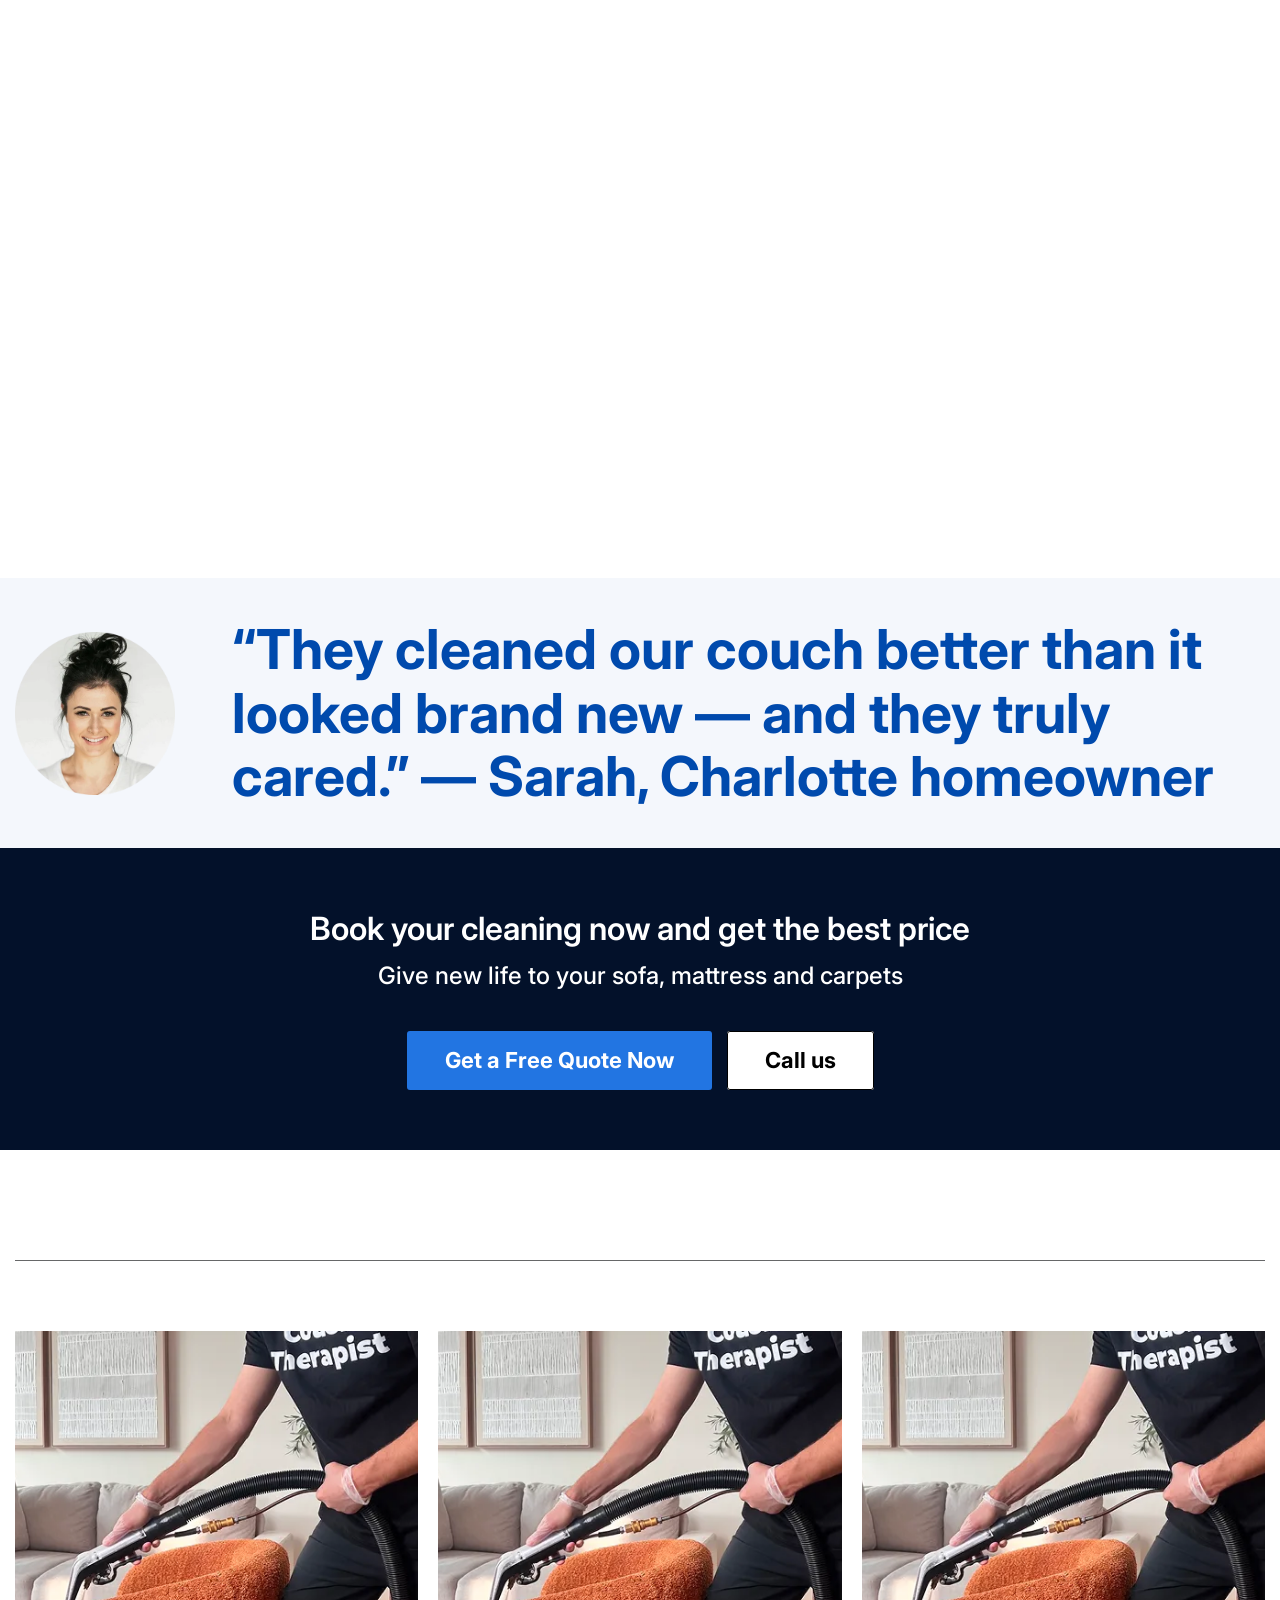
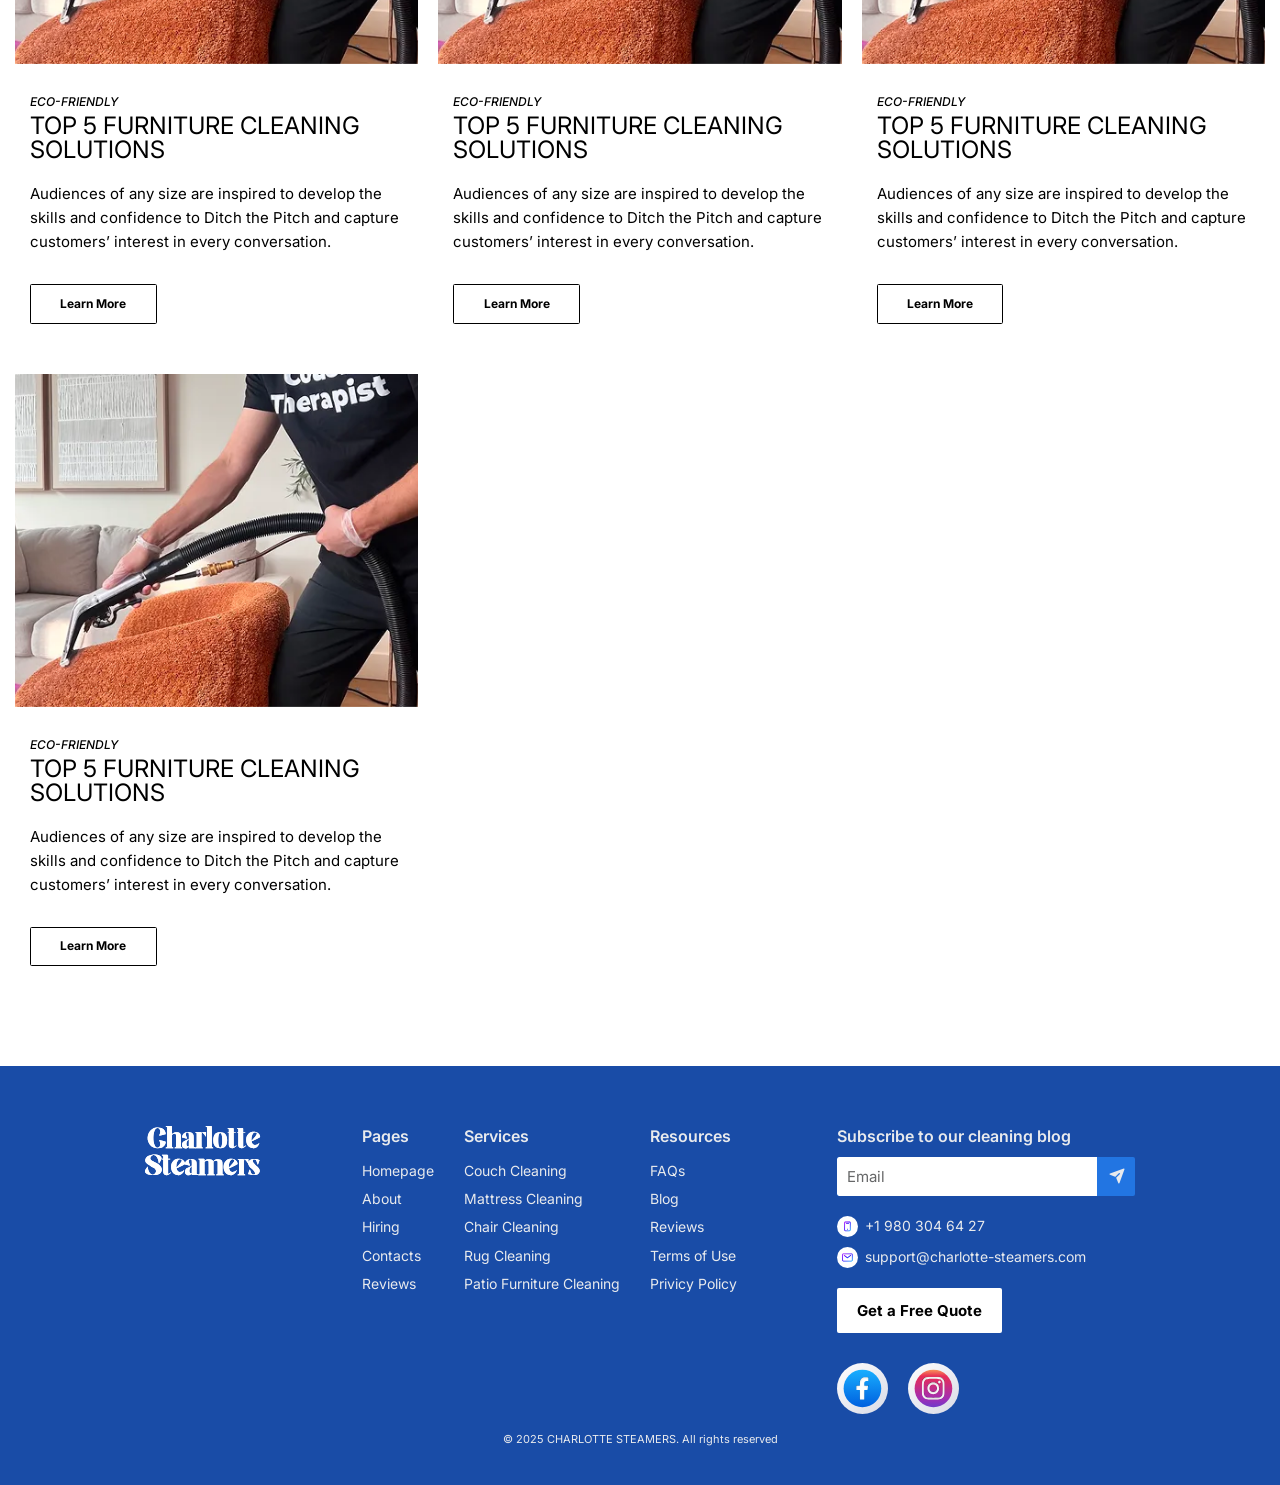
<file: blog.html>
<!doctype html>
<html lang="en">
	<head>
		<meta charset="UTF-8">
		<meta name="viewport" content="width=device-width, initial-scale=1.0">
		<link rel="shortcut icon" href="./assets/img/favicon.ico">
		<title>Home Page</title>
		<link rel="modulepreload" crossorigin href="./js/common.min.js?v=1767890538578">
		<script type="module" crossorigin="" src="./js/popup.min.js?v=1767890538578"></script>
		<script type="module" crossorigin="" src="./js/button.min.js?v=1767890538578"></script>
		<script type="module" crossorigin="" src="./js/area.min.js?v=1767890538578"></script>
		<link rel="stylesheet" crossorigin="" href="./css/popup.min.css?v=1767890538578">
		<link rel="stylesheet" crossorigin="" href="./css/button.min.css?v=1767890538578">
		<link rel="stylesheet" crossorigin="" href="./css/area.min.css?v=1767890538578">
		<link rel="stylesheet" crossorigin="" href="./css/blog.min.css?v=1767890538578">
	</head>
	<body>
		<div class="wrapper">
			<header data-fls-header="" class="header">
				<div class="header__container">
					<a href="index.html" class="header__logo">
						<img src="./assets/img/logo.svg" alt="Charlotte Syeamers Logo">
					</a>
					<div class="header__menu menu">
						<button type="button" data-fls-menu="" class="menu__icon icon-menu">
							<span></span>
						</button>
						<nav class="menu__body">
							<ul class="menu__list">
								<li class="menu__item">
									<a href="" class="menu__link">About</a>
								</li>
								<li class="menu__item menu__item--sub-list">
									<div class="menu__link menu__link--icon-arrow">Services</div>
									<div class="menu__sub-menu">
										<button type="button" class="menu__sub-list-back --icon-arrow">Back</button>
										<ul class="menu__sub-list">
											<li>
												<a href="">Couch Cleaning</a>
											</li>
											<li>
												<a href="">Chair Cleaning</a>
											</li>
											<li>
												<a href="">Mattress Cleaning</a>
											</li>
											<li>
												<a href="">Rug Cleaning</a>
											</li>
											<li>
												<a href="">Patio Furniture Cleaning</a>
											</li>
										</ul>
									</div>
								</li>
								<li class="menu__item">
									<a href="" class="menu__link">Reviews</a>
								</li>
								<li class="menu__item">
									<a href="" class="menu__link">Blog</a>
								</li>
								<li class="menu__item">
									<a href="" class="menu__link">FAQs</a>
								</li>
								<li class="menu__item">
									<a href="" class="menu__link">Contacts</a>
								</li>
								<li class="menu__item menu__item--sub-list">
									<div class="menu__link menu__link--icon-arrow">Service area</div>
									<div class="menu__sub-menu">
										<button type="button" class="menu__sub-list-back --icon-arrow">Back</button>
										<ul class="menu__sub-list">
											<li>
												<a href="">Lake Norman, NC</a>
											</li>
											<li>
												<a href="">Lake Norman, NC</a>
											</li>
											<li>
												<a href="">Lake Norman, NC</a>
											</li>
											<li>
												<a href="">Lake Norman, NC</a>
											</li>
											<li>
												<a href="">Lake Norman, NC</a>
											</li>
											<li>
												<a href="">Lake Norman, NC</a>
											</li>
											<li>
												<a href="">Lake Norman, NC</a>
											</li>
											<li>
												<a href="">Lake Norman, NC</a>
											</li>
											<li>
												<a href="">Lake Norman, NC</a>
											</li>
											<li>
												<a href="">Lake Norman, NC</a>
											</li>
											<li>
												<a href="">Lake Norman, NC</a>
											</li>
											<li>
												<a href="">Lake Norman, NC</a>
											</li>
											<li>
												<a href="">Lake Norman, NC</a>
											</li>
											<li>
												<a href="">Lake Norman, NC</a>
											</li>
											<li>
												<a href="">Lake Norman, NC</a>
											</li>
											<li>
												<a href="">Lake Norman, NC</a>
											</li>
											<li>
												<a href="">Lake Norman, NC</a>
											</li>
											<li>
												<a href="">Lake Norman, NC</a>
											</li>
											<li>
												<a href="">Lake Norman, NC</a>
											</li>
										</ul>
									</div>
								</li>
							</ul>
						</nav>
					</div>
					<div class="header__actions">
						<a data-fls-dynamic=".menu__body, 767.98, last" href="tel:+19803046427" class="header__number">+1 980 304 64 27</a>
						<a data-fls-dynamic=".header__menu, 767.98, first" data-fls-button="" href="" class="header__button button button--accent">Book Now</a>
					</div>
				</div>
			</header>
			<main class="page page--blog">
				<section class="page__blog blog-page">
					<div class="blog-page__container--big">
						<div data-fls-titleblock="" class="blog-page__title-block title-block title-block--big">
							<h1 class="title-block__title">Upholstery Cleaning Blog</h1>
							<h2 class="title-block__sub-title">Best Tips from our Practice</h2>
						</div>
						<div class="blog-page__items">
							<article data-fls-post="" class="blog-page__item post">
								<a href="" class="post__wrapper">
									<div class="post__image ibg">
										<picture>
											<img alt="Blog image" src="./assets/img/cover.webp">
										</picture>
									</div>
									<div class="post__content">
										<div class="post__body">
											<div class="post__sub-title">ECO-FRIENDLY</div>
											<h3 class="post__title">TOP 5 FURNITURE CLEANING SOLUTIONS</h3>
											<p class="post__text text">
												Audiences of any size are inspired to develop the skills and confidence to Ditch the
                                    Pitch and capture customers’ interest in every conversation.
											</p>
										</div>
										<div class="post__button button button--border button--wide">Learn More</div>
									</div>
								</a>
							</article>
							<article data-fls-post="" class="blog-page__item post">
								<a href="" class="post__wrapper">
									<div class="post__image ibg">
										<picture>
											<img alt="Blog image" src="./assets/img/cover.webp">
										</picture>
									</div>
									<div class="post__content">
										<div class="post__body">
											<div class="post__sub-title">ECO-FRIENDLY</div>
											<h3 class="post__title">TOP 5 FURNITURE CLEANING SOLUTIONS</h3>
											<p class="post__text text">
												Audiences of any size are inspired to develop the skills and confidence to Ditch the
                                    Pitch and capture customers’ interest in every conversation.
											</p>
										</div>
										<div class="post__button button button--border button--wide">Learn More</div>
									</div>
								</a>
							</article>
							<article data-fls-post="" class="blog-page__item post">
								<a href="" class="post__wrapper">
									<div class="post__image ibg">
										<picture>
											<img alt="Blog image" src="./assets/img/cover.webp">
										</picture>
									</div>
									<div class="post__content">
										<div class="post__body">
											<div class="post__sub-title">ECO-FRIENDLY</div>
											<h3 class="post__title">TOP 5 FURNITURE CLEANING SOLUTIONS</h3>
											<p class="post__text text">
												Audiences of any size are inspired to develop the skills and confidence to Ditch the
                                    Pitch and capture customers’ interest in every conversation.
											</p>
										</div>
										<div class="post__button button button--border button--wide">Learn More</div>
									</div>
								</a>
							</article>
							<article data-fls-post="" class="blog-page__item post">
								<a href="" class="post__wrapper">
									<div class="post__image ibg">
										<picture>
											<img alt="Blog image" src="./assets/img/cover.webp">
										</picture>
									</div>
									<div class="post__content">
										<div class="post__body">
											<div class="post__sub-title">ECO-FRIENDLY</div>
											<h3 class="post__title">TOP 5 FURNITURE CLEANING SOLUTIONS</h3>
											<p class="post__text text">
												Audiences of any size are inspired to develop the skills and confidence to Ditch the
                                    Pitch and capture customers’ interest in every conversation.
											</p>
										</div>
										<div class="post__button button button--border button--wide">Learn More</div>
									</div>
								</a>
							</article>
							<article data-fls-post="" class="blog-page__item post">
								<a href="" class="post__wrapper">
									<div class="post__image ibg">
										<picture>
											<img alt="Blog image" src="./assets/img/cover.webp">
										</picture>
									</div>
									<div class="post__content">
										<div class="post__body">
											<div class="post__sub-title">ECO-FRIENDLY</div>
											<h3 class="post__title">TOP 5 FURNITURE CLEANING SOLUTIONS</h3>
											<p class="post__text text">
												Audiences of any size are inspired to develop the skills and confidence to Ditch the
                                    Pitch and capture customers’ interest in every conversation.
											</p>
										</div>
										<div class="post__button button button--border button--wide">Learn More</div>
									</div>
								</a>
							</article>
							<article data-fls-post="" class="blog-page__item post">
								<a href="" class="post__wrapper">
									<div class="post__image ibg">
										<picture>
											<img alt="Blog image" src="./assets/img/cover.webp">
										</picture>
									</div>
									<div class="post__content">
										<div class="post__body">
											<div class="post__sub-title">ECO-FRIENDLY</div>
											<h3 class="post__title">TOP 5 FURNITURE CLEANING SOLUTIONS</h3>
											<p class="post__text text">
												Audiences of any size are inspired to develop the skills and confidence to Ditch the
                                    Pitch and capture customers’ interest in every conversation.
											</p>
										</div>
										<div class="post__button button button--border button--wide">Learn More</div>
									</div>
								</a>
							</article>
							<article data-fls-post="" class="blog-page__item post">
								<a href="" class="post__wrapper">
									<div class="post__image ibg">
										<picture>
											<img alt="Blog image" src="./assets/img/cover.webp">
										</picture>
									</div>
									<div class="post__content">
										<div class="post__body">
											<div class="post__sub-title">ECO-FRIENDLY</div>
											<h3 class="post__title">TOP 5 FURNITURE CLEANING SOLUTIONS</h3>
											<p class="post__text text">
												Audiences of any size are inspired to develop the skills and confidence to Ditch the
                                    Pitch and capture customers’ interest in every conversation.
											</p>
										</div>
										<div class="post__button button button--border button--wide">Learn More</div>
									</div>
								</a>
							</article>
							<article data-fls-post="" class="blog-page__item post">
								<a href="" class="post__wrapper">
									<div class="post__image ibg">
										<picture>
											<img alt="Blog image" src="./assets/img/cover.webp">
										</picture>
									</div>
									<div class="post__content">
										<div class="post__body">
											<div class="post__sub-title">ECO-FRIENDLY</div>
											<h3 class="post__title">TOP 5 FURNITURE CLEANING SOLUTIONS</h3>
											<p class="post__text text">
												Audiences of any size are inspired to develop the skills and confidence to Ditch the
                                    Pitch and capture customers’ interest in every conversation.
											</p>
										</div>
										<div class="post__button button button--border button--wide">Learn More</div>
									</div>
								</a>
							</article>
						</div>
						<button type="button" class="blog-page__button button button--accent button--wide">Show more</button>
					</div>
				</section>
				<div data-fls-quiz="" class="page__quiz quiz">
					<div class="quiz__container">
						<div class="quiz__progress progress">
							<div class="progress__percent">
								<span>20</span>
								%
							</div>
							<div class="progress__progress-bar">
								<span></span>
							</div>
						</div>
						<form action="#" class="quiz__form form-quiz">
							<div class="form-quiz__steps">
								<div class="form-quiz__step form-quiz__step--1 _first">
									<div data-fls-titleblock="" class="form-quiz__title-block title-block">
										<div class="title-block__title">What would you like to clean today?</div>
									</div>
									<ul class="form-quiz__items">
										<li class="form-quiz__item">
											<input type="radio" name="upholstery" value="Couch" id="quiz-couch" class="form-quiz__radio">
											<label for="quiz-couch" class="form-quiz__label">Couch</label>
										</li>
										<li class="form-quiz__item">
											<input type="radio" name="upholstery" value="Mattress" id="quiz-mattress" class="form-quiz__radio">
											<label for="quiz-mattress" class="form-quiz__label">Mattress</label>
										</li>
										<li class="form-quiz__item">
											<input type="radio" name="upholstery" value="Chair" id="quiz-chair" class="form-quiz__radio">
											<label for="quiz-chair" class="form-quiz__label">Chair</label>
										</li>
										<li class="form-quiz__item">
											<input type="radio" name="upholstery" value="Area Rug / Carpet" id="quiz-rug" class="form-quiz__radio">
											<label for="quiz-rug" class="form-quiz__label">Area Rug / Carpet</label>
										</li>
										<li class="form-quiz__item">
											<input type="radio" name="upholstery" value="Patio Furniture" id="quiz-patio" class="form-quiz__radio">
											<label for="quiz-patio" class="form-quiz__label">Patio Furniture</label>
										</li>
									</ul>
								</div>
								<div class="form-quiz__step form-quiz__step--2">
									<div data-fls-titleblock="" class="form-quiz__title-block title-block">
										<div class="title-block__title">Why do you want to order cleaning?</div>
									</div>
									<ul class="form-quiz__items">
										<li class="form-quiz__item">
											<input type="radio" name="upholstery" value="Stains" id="quiz-stain" class="form-quiz__radio">
											<label for="quiz-stain" class="form-quiz__label">Stains</label>
										</li>
										<li class="form-quiz__item">
											<input type="radio" name="upholstery" value="Unpleasant smell" id="quiz-smell" class="form-quiz__radio">
											<label for="quiz-smell" class="form-quiz__label">Unpleasant smell</label>
										</li>
										<li class="form-quiz__item">
											<input type="radio" name="upholstery" value="Dirty" id="quiz-dirty" class="form-quiz__radio">
											<label for="quiz-dirty" class="form-quiz__label">Dirty</label>
										</li>
										<li class="form-quiz__item">
											<input type="radio" name="upholstery" value="Allergy" id="quiz-allergy" class="form-quiz__radio">
											<label for="quiz-allergy" class="form-quiz__label">Allergy</label>
										</li>
										<li class="form-quiz__item">
											<input type="radio" name="upholstery" value="Prevention" id="quiz-prevention" class="form-quiz__radio">
											<label for="quiz-prevention" class="form-quiz__label">Prevention</label>
										</li>
									</ul>
								</div>
								<div class="form-quiz__step form-quiz__step--3">
									<div data-fls-titleblock="" class="form-quiz__title-block title-block">
										<div class="title-block__title">When are you interested?</div>
									</div>
									<ul class="form-quiz__items">
										<li class="form-quiz__item">
											<input type="radio" name="upholstery" value="Nearest time" id="quiz-nearest-time" class="form-quiz__radio">
											<label for="quiz-nearest-time" class="form-quiz__label">Nearest time</label>
										</li>
										<li class="form-quiz__item">
											<input type="radio" name="upholstery" value="During the week" id="quiz-during-week" class="form-quiz__radio">
											<label for="quiz-during-week" class="form-quiz__label">During the week</label>
										</li>
									</ul>
								</div>
								<div class="form-quiz__step form-quiz__step--4">
									<div data-fls-titleblock="" class="form-quiz__title-block title-block">
										<div class="title-block__title">Please leave your phone number</div>
									</div>
									<ul class="form-quiz__items">
										<li class="form-quiz__item">
											<input data-fls-input="" required autocomplete="off" type="text" name="form[name]" data-error="Incorrect data" placeholder="Name" class="form-quiz__input input">
										</li>
										<li class="form-quiz__item">
											<input data-fls-input="" autocomplete="on" required type="tel" name="form[tel]" data-error="Incorrect data" placeholder="+1 (555) 123-4567" pattern="^\+1 \(\d{3}\) \d{3}-\d{4}$" id="phone-input" class="form-quiz__input input">
										</li>
									</ul>
									<button type="submit" class="form-quiz__button button button--wide button--accent">Get the Best Offer</button>
								</div>
							</div>
						</form>
					</div>
				</div>
				<div class="page__line line"></div>
				<section data-fls-area="" class="page__area area">
					<div class="area__container">
						<div data-fls-titleblock="" class="area__title-block title-block">
							<h2 class="title-block__title">Area We Serve</h2>
						</div>
						<ul class="area__serving">
							<li>Charlotte, NC</li>
							<li>Concord, NC</li>
							<li>Gastonia, NC</li>
							<li>Charlotte, NC</li>
							<li>Concord, NC</li>
							<li>Gastonia, NC</li>
							<li>Charlotte, NC</li>
							<li>Concord, NC</li>
							<li>Gastonia, NC</li>
							<li>Charlotte, NC</li>
							<li>Concord, NC</li>
							<li>Gastonia, NC</li>
							<li>Charlotte, NC</li>
							<li>Concord, NC</li>
							<li>Gastonia, NC</li>
							<li>Charlotte, NC</li>
							<li>Concord, NC</li>
							<li>Gastonia, NC</li>
							<li>Charlotte, NC</li>
							<li>Concord, NC</li>
							<li>Gastonia, NC</li>
						</ul>
						<div class="area__map ibg">
							<iframe src="https://www.google.com/maps/embed?pb=!1m18!1m12!1m3!1d416953.7566287358!2d-80.80010254999999!3d35.269906000000006!2m3!1f0!2f0!3f0!3m2!1i1024!2i768!4f13.1!3m3!1m2!1s0x8a236bc85ed4a215%3A0x7659e433dfaa2f!2sCharlotte%20Steamers%20-%20Couch%20Cleaning!5e0!3m2!1sen!2sua!4v1764801144997!5m2!1sen!2sua" style="border: 0" allowfullscreen loading="lazy" referrerpolicy="no-referrer-when-downgrade"></iframe>
						</div>
					</div>
				</section>
				<section data-fls-book="" class="page__book book">
					<div class="book__upper upper-book">
						<div class="upper-book__container--big">
							<div class="upper-book__image">
								<picture>
									<img alt="Charlotte Steamers Customer" src="./assets/img/avatar.webp">
								</picture>
							</div>
							<h3 class="upper-book__quote">
								“They cleaned our couch better than it looked brand new — and they truly cared.” — Sarah, Charlotte
                    homeowner
							</h3>
						</div>
					</div>
					<div class="book__container--big">
						<div class="book__body">
							<div data-fls-titleblock="" class="book__title-block title-block">
								<h2 class="title-block__title">Book your cleaning now and get the best price</h2>
								<div class="title-block__sub-title">Give new life to your sofa, mattress and carpets</div>
							</div>
							<div class="book__buttons">
								<a href="" class="book__button button button--accent button--big button--wide">Get a Free Quote Now</a>
								<a href="" class="book__button button button--border button--big button--wide">Call us</a>
							</div>
						</div>
					</div>
				</section>
				<div data-fls-blog="" class="page__blog blog">
					<div class="blog__container--big">
						<span class="blog__line line"></span>
						<div class="blog__items">
							<article data-fls-post="" class="blog__item post">
								<a href="" class="post__wrapper">
									<div class="post__image ibg">
										<picture>
											<img alt="Blog image" src="./assets/img/cover.webp">
										</picture>
									</div>
									<div class="post__content">
										<div class="post__body">
											<div class="post__sub-title">ECO-FRIENDLY</div>
											<h3 class="post__title">TOP 5 FURNITURE CLEANING SOLUTIONS</h3>
											<p class="post__text text">
												Audiences of any size are inspired to develop the skills and confidence to Ditch the
                                    Pitch and capture customers’ interest in every conversation.
											</p>
										</div>
										<div class="post__button button button--border button--wide button--hover-black">Learn More</div>
									</div>
								</a>
							</article>
							<article data-fls-post="" class="blog__item post">
								<a href="" class="post__wrapper">
									<div class="post__image ibg">
										<picture>
											<img alt="Blog image" src="./assets/img/cover.webp">
										</picture>
									</div>
									<div class="post__content">
										<div class="post__body">
											<div class="post__sub-title">ECO-FRIENDLY</div>
											<h3 class="post__title">TOP 5 FURNITURE CLEANING SOLUTIONS</h3>
											<p class="post__text text">
												Audiences of any size are inspired to develop the skills and confidence to Ditch the
                                    Pitch and capture customers’ interest in every conversation.
											</p>
										</div>
										<div class="post__button button button--border button--wide button--hover-black">Learn More</div>
									</div>
								</a>
							</article>
							<article data-fls-post="" class="blog__item post">
								<a href="" class="post__wrapper">
									<div class="post__image ibg">
										<picture>
											<img alt="Blog image" src="./assets/img/cover.webp">
										</picture>
									</div>
									<div class="post__content">
										<div class="post__body">
											<div class="post__sub-title">ECO-FRIENDLY</div>
											<h3 class="post__title">TOP 5 FURNITURE CLEANING SOLUTIONS</h3>
											<p class="post__text text">
												Audiences of any size are inspired to develop the skills and confidence to Ditch the
                                    Pitch and capture customers’ interest in every conversation.
											</p>
										</div>
										<div class="post__button button button--border button--wide button--hover-black">Learn More</div>
									</div>
								</a>
							</article>
							<article data-fls-post="" class="blog__item post">
								<a href="" class="post__wrapper">
									<div class="post__image ibg">
										<picture>
											<img alt="Blog image" src="./assets/img/cover.webp">
										</picture>
									</div>
									<div class="post__content">
										<div class="post__body">
											<div class="post__sub-title">ECO-FRIENDLY</div>
											<h3 class="post__title">TOP 5 FURNITURE CLEANING SOLUTIONS</h3>
											<p class="post__text text">
												Audiences of any size are inspired to develop the skills and confidence to Ditch the
                                    Pitch and capture customers’ interest in every conversation.
											</p>
										</div>
										<div class="post__button button button--border button--wide button--hover-black">Learn More</div>
									</div>
								</a>
							</article>
						</div>
					</div>
				</div>
			</main>
			<footer data-fls-footer="" class="footer">
				<div class="footer__container">
					<div class="footer__upper">
						<div class="footer__main main-footer">
							<div class="main-footer__logo">
								<img src="./assets/img/logo-light.svg" alt="Charlotte Steamers Logo">
							</div>
						</div>
						<div data-fls-spollers="767.98, max" class="footer__spollers spollers-footer">
							<details class="spollers-footer__item spoller-footer">
								<summary class="spoller-footer__title">Pages</summary>
								<div class="spoller-footer__body">
									<ul class="spoller-footer__list">
										<li>
											<a href="">Homepage</a>
										</li>
										<li>
											<a href="">About</a>
										</li>
										<li>
											<a href="">Hiring</a>
										</li>
										<li>
											<a href="">Contacts</a>
										</li>
										<li>
											<a href="">Reviews</a>
										</li>
									</ul>
								</div>
							</details>
							<details class="spollers-footer__item spoller-footer">
								<summary class="spoller-footer__title">Services</summary>
								<div class="spoller-footer__body">
									<ul class="spoller-footer__list">
										<li>
											<a href="">Couch Cleaning</a>
										</li>
										<li>
											<a href="">Mattress Cleaning</a>
										</li>
										<li>
											<a href="">Chair Cleaning</a>
										</li>
										<li>
											<a href="">Rug Cleaning</a>
										</li>
										<li>
											<a href="">Patio Furniture Cleaning</a>
										</li>
									</ul>
								</div>
							</details>
							<details class="spollers-footer__item spoller-footer">
								<summary class="spoller-footer__title">Resources</summary>
								<div class="spoller-footer__body">
									<ul class="spoller-footer__list">
										<li>
											<a href="">FAQs</a>
										</li>
										<li>
											<a href="">Blog</a>
										</li>
										<li>
											<a href="">Reviews</a>
										</li>
										<li>
											<a href="">Terms of Use</a>
										</li>
										<li>
											<a href="">Privicy Policy</a>
										</li>
									</ul>
								</div>
							</details>
						</div>
						<div class="footer__info info-footer">
							<div class="info-footer__title">Subscribe to our cleaning blog</div>
							<form action="#" class="info-footer__form form-footer">
								<input data-fls-input="" autocomplete="off" required data-fls-form-validatenow="" type="email" name="form[]" data-error="Incorrect email" placeholder="Email" class="form-footer__input input">
								<button type="submit" class="form-footer__button --icon-telegraph"></button>
							</form>
							<ul class="info-footer__contacts contacts-footer">
								<li>
									<a href="tel:+19803046427">
										<div class="contacts-footer__icon">
											<img src="./assets/img/icons/mobile.svg" alt="Phone icon">
										</div>
										+1 980 304 64 27
									</a>
								</li>
								<li>
									<a href="mailto:support@charlotte-steamers.com">
										<div class="contacts-footer__icon">
											<img src="./assets/img/icons/mail.svg" alt="Main icon">
										</div>
										support@charlotte-steamers.com
									</a>
								</li>
							</ul>
							<a href="" data-fls-button="" class="info-footer__button button button--border">Get a Free Quote</a>
							<ul class="info-footer__social">
								<li>
									<a href="">
										<img src="./assets/img/icons/facebook.svg" alt="Facebook">
									</a>
								</li>
								<li>
									<a href="">
										<img src="./assets/img/icons/instagram.svg" alt="Instagram">
									</a>
								</li>
							</ul>
						</div>
					</div>
					<div class="footer__copyright">© 2025 CHARLOTTE STEAMERS. All rights reserved</div>
				</div>
			</footer>
		</div>
		<a href="#" data-fls-popup-link="popup" class="popup-link --icon-chat"></a>
		<div data-fls-popup="popup" aria-hidden="true" class="popup">
			<div data-fls-popup-wrapper="" class="popup__wrapper">
				<div data-fls-popup-body="" class="popup__body">
					<button data-fls-popup-close="" type="button" class="popup__close">
						<svg width="23" height="23" viewbox="0 0 23 23" fill="none" xmlns="http://www.w3.org/2000/svg">
							<path opacity="0.850056" d="M1.73333 1.48883L21.5469 21.0288" stroke="#979797" stroke-linecap="square"></path>
							<path opacity="0.850056" d="M21.2667 1.48883L1.45309 21.0288" stroke="#979797" stroke-linecap="square"></path>
						</svg>
					</button>
					<div data-fls-popup-content="" class="popup__text content-popup">
						<div data-fls-titleblock="" class="content-popup__title-block title-block">
							<div class="title-block__title">Book your cleaning now and get the best price</div>
							<div class="title-block__sub-title">Give new life to your sofa, mattress and carpets</div>
						</div>
						<form action="#" class="content-popup__form">
							<div class="content-popup__inputs">
								<input data-fls-input="" required autocomplete="off" type="text" name="form[name]" data-error="Incorrect data" placeholder="Name" class="content-popup__input input">
								<input data-fls-input="" required autocomplete="off" type="email" name="form[email]" data-error="Incorrect data" placeholder="Email" class="content-popup__input input">
								<input data-fls-input="" autocomplete="on" required type="tel" name="form[tel]" data-error="Incorrect data" placeholder="+1 (555) 123-4567" pattern="^\+1 \(\d{3}\) \d{3}-\d{4}$" id="phone-input-popup" class="content-popup__input input">
								<input data-fls-input="" required autocomplete="off" type="number" name="form[zip]" data-error="Incorrect data" placeholder="Zip code" class="content-popup__input input">
							</div>
							<button type="submit" class="content-popup__button button button--accent">Get the best price</button>
						</form>
					</div>
				</div>
			</div>
		</div>
	</body>
</html>
</file>
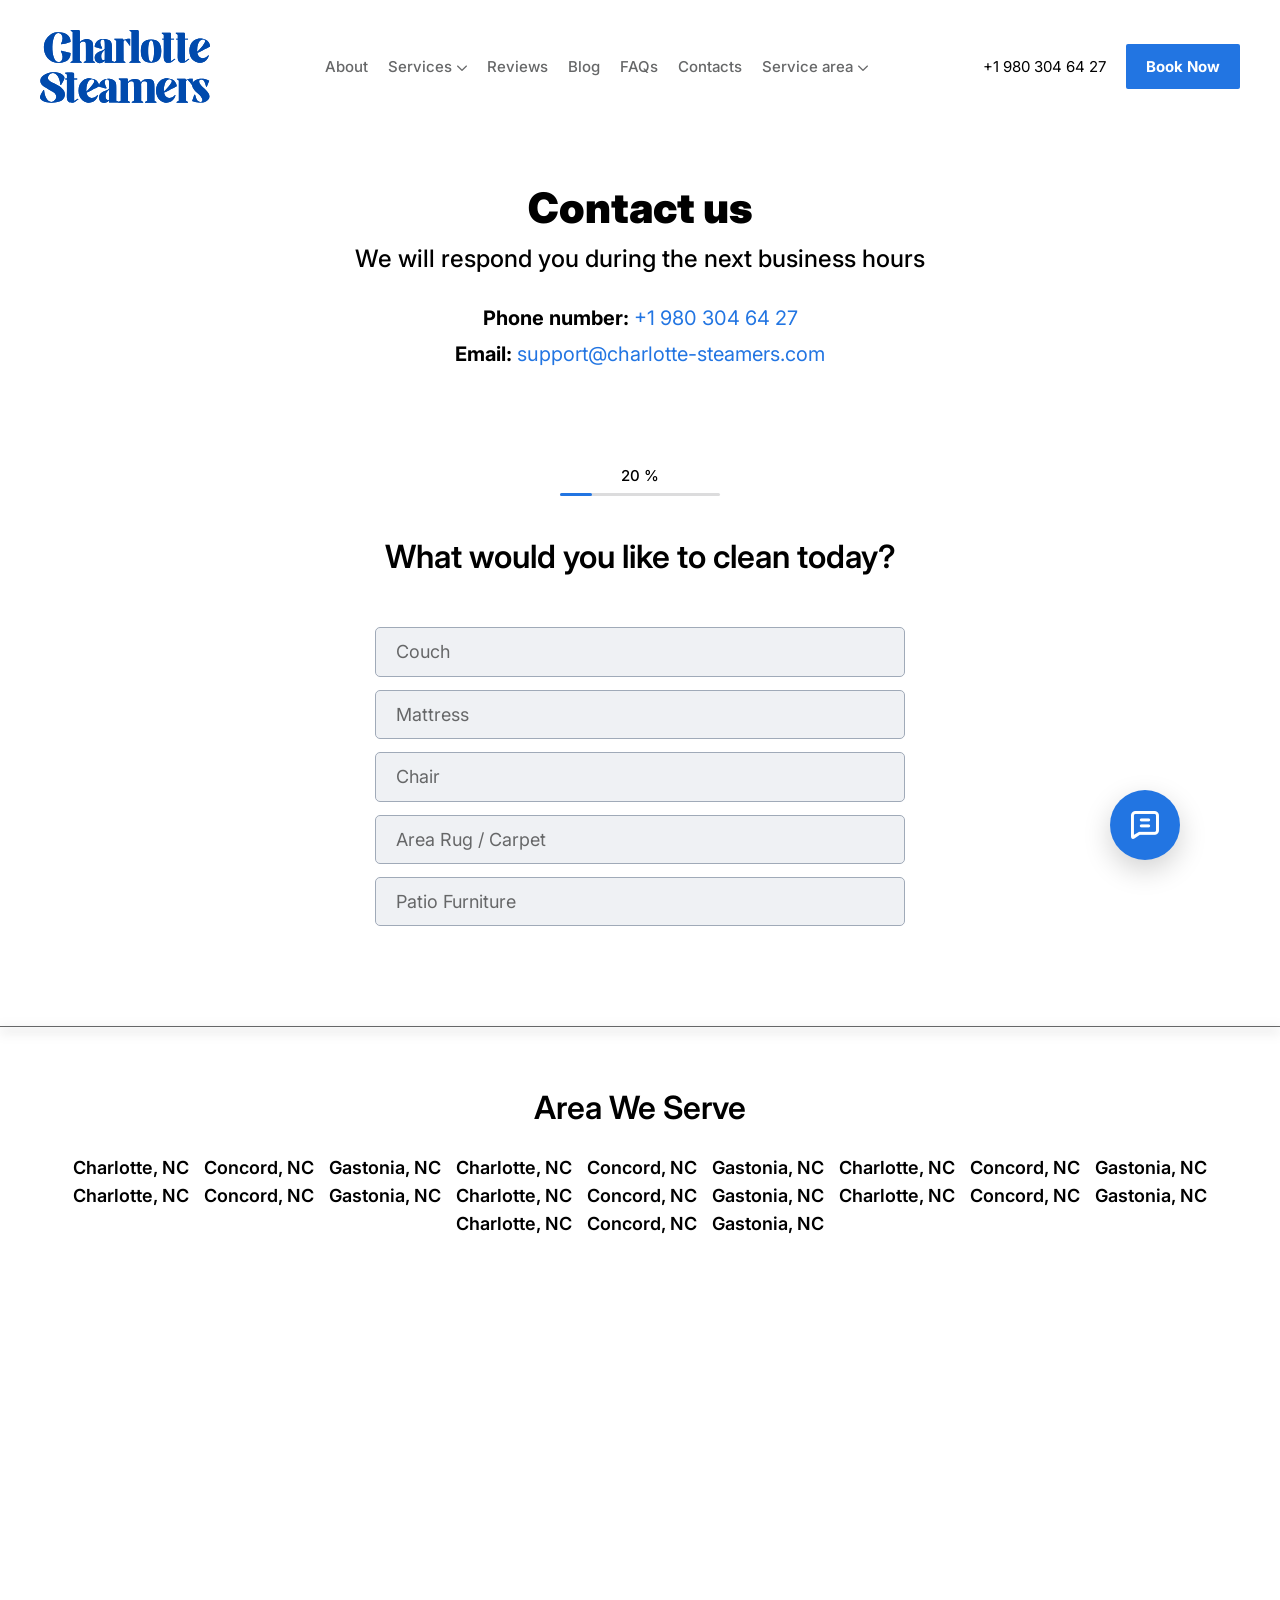
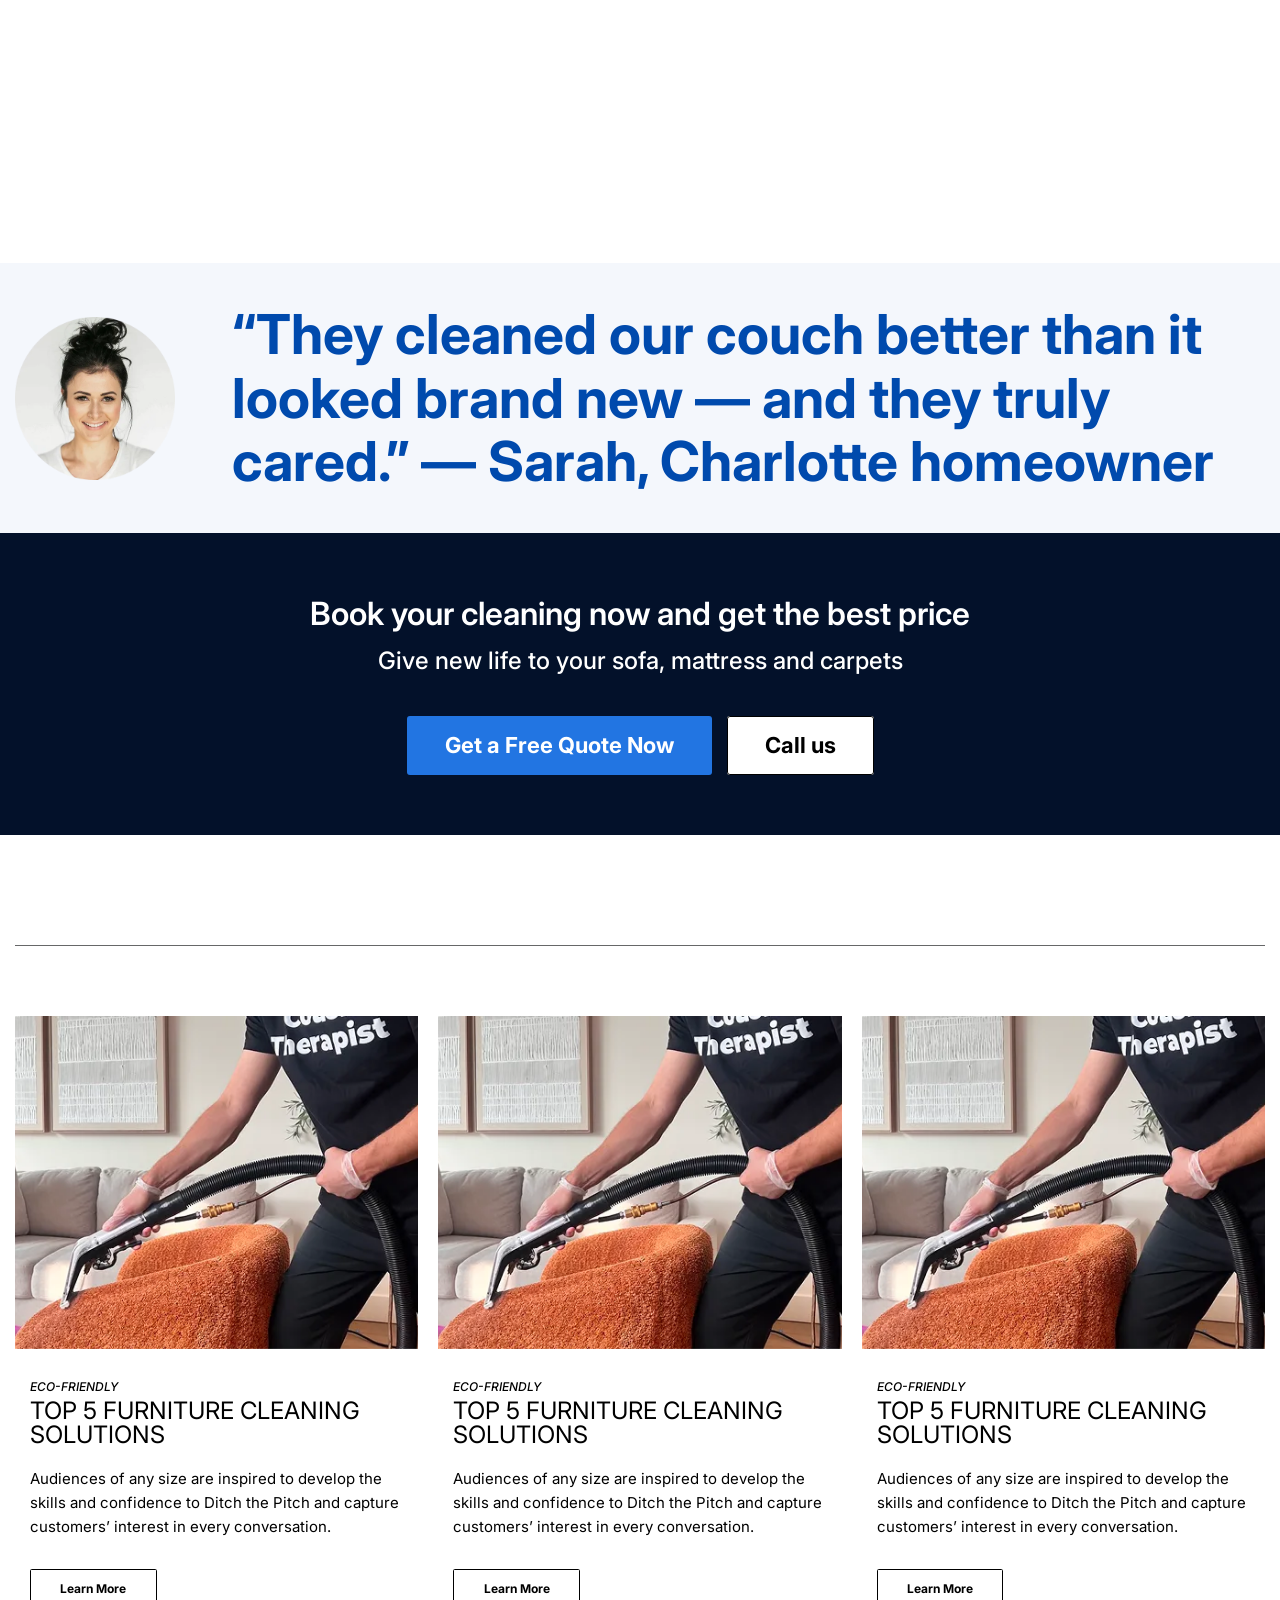
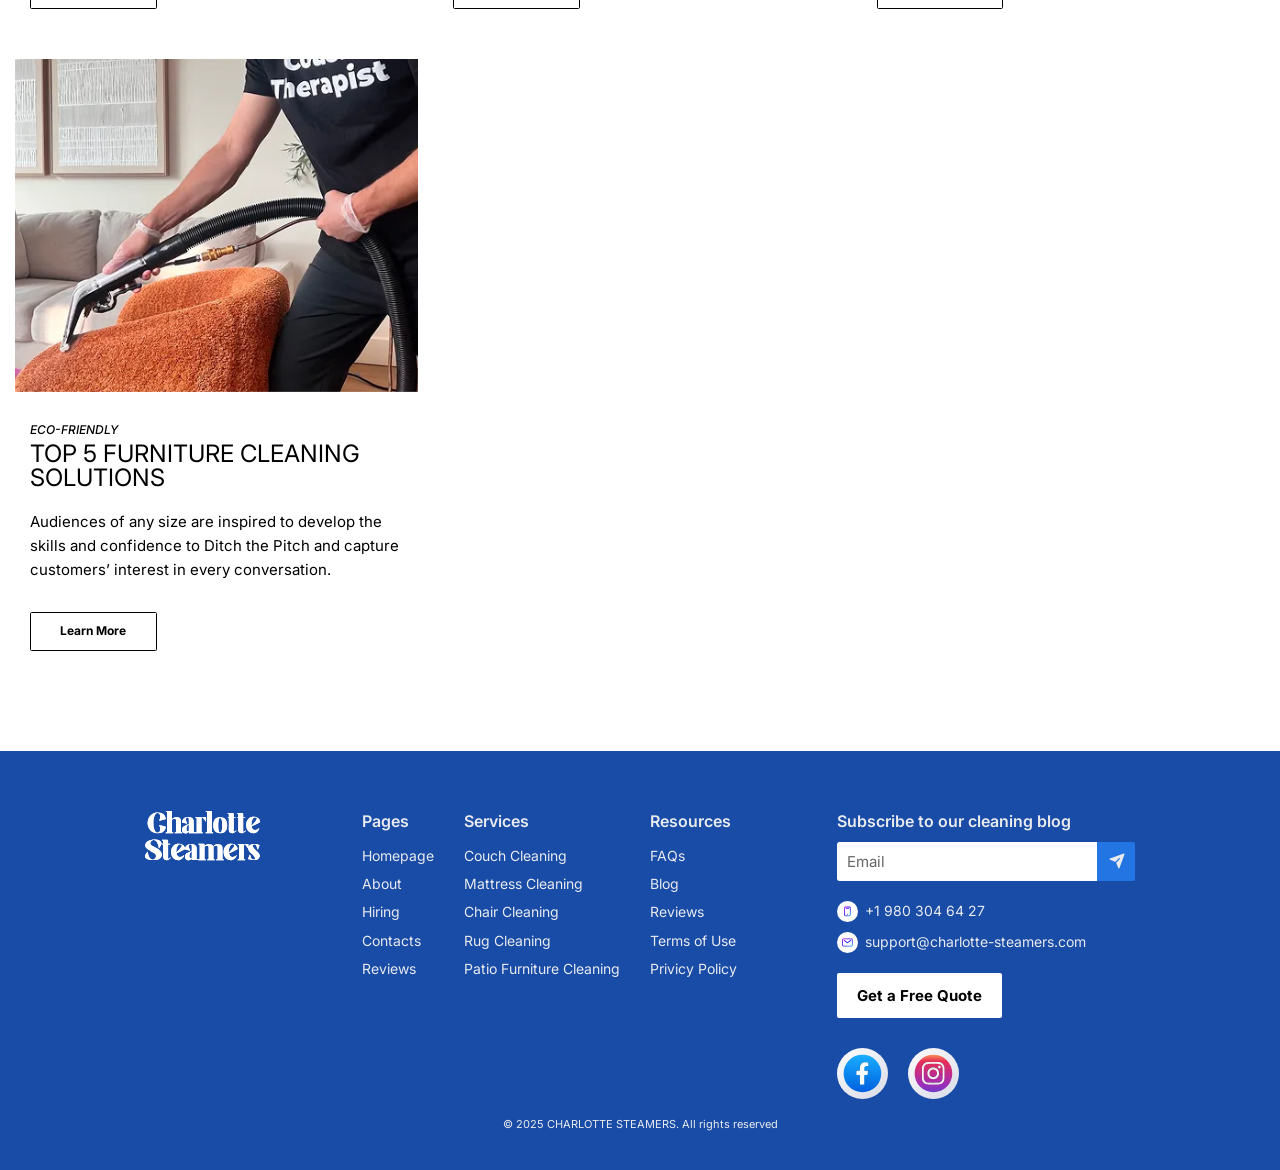
<file: contacts.html>
<!doctype html>
<html lang="en">
	<head>
		<meta charset="UTF-8">
		<meta name="viewport" content="width=device-width, initial-scale=1.0">
		<link rel="shortcut icon" href="./assets/img/favicon.ico">
		<title>Home Page</title>
		<link rel="modulepreload" crossorigin href="./js/common.min.js?v=1767890538577">
		<script type="module" crossorigin="" src="./js/popup.min.js?v=1767890538577"></script>
		<script type="module" crossorigin="" src="./js/button.min.js?v=1767890538577"></script>
		<script type="module" crossorigin="" src="./js/area.min.js?v=1767890538577"></script>
		<link rel="stylesheet" crossorigin="" href="./css/popup.min.css?v=1767890538577">
		<link rel="stylesheet" crossorigin="" href="./css/button.min.css?v=1767890538577">
		<link rel="stylesheet" crossorigin="" href="./css/area.min.css?v=1767890538577">
		<link rel="stylesheet" crossorigin="" href="./css/contacts.min.css?v=1767890538577">
	</head>
	<body>
		<div class="wrapper">
			<header data-fls-header="" class="header">
				<div class="header__container">
					<a href="index.html" class="header__logo">
						<img src="./assets/img/logo.svg" alt="Charlotte Syeamers Logo">
					</a>
					<div class="header__menu menu">
						<button type="button" data-fls-menu="" class="menu__icon icon-menu">
							<span></span>
						</button>
						<nav class="menu__body">
							<ul class="menu__list">
								<li class="menu__item">
									<a href="" class="menu__link">About</a>
								</li>
								<li class="menu__item menu__item--sub-list">
									<div class="menu__link menu__link--icon-arrow">Services</div>
									<div class="menu__sub-menu">
										<button type="button" class="menu__sub-list-back --icon-arrow">Back</button>
										<ul class="menu__sub-list">
											<li>
												<a href="">Couch Cleaning</a>
											</li>
											<li>
												<a href="">Chair Cleaning</a>
											</li>
											<li>
												<a href="">Mattress Cleaning</a>
											</li>
											<li>
												<a href="">Rug Cleaning</a>
											</li>
											<li>
												<a href="">Patio Furniture Cleaning</a>
											</li>
										</ul>
									</div>
								</li>
								<li class="menu__item">
									<a href="" class="menu__link">Reviews</a>
								</li>
								<li class="menu__item">
									<a href="" class="menu__link">Blog</a>
								</li>
								<li class="menu__item">
									<a href="" class="menu__link">FAQs</a>
								</li>
								<li class="menu__item">
									<a href="" class="menu__link">Contacts</a>
								</li>
								<li class="menu__item menu__item--sub-list">
									<div class="menu__link menu__link--icon-arrow">Service area</div>
									<div class="menu__sub-menu">
										<button type="button" class="menu__sub-list-back --icon-arrow">Back</button>
										<ul class="menu__sub-list">
											<li>
												<a href="">Lake Norman, NC</a>
											</li>
											<li>
												<a href="">Lake Norman, NC</a>
											</li>
											<li>
												<a href="">Lake Norman, NC</a>
											</li>
											<li>
												<a href="">Lake Norman, NC</a>
											</li>
											<li>
												<a href="">Lake Norman, NC</a>
											</li>
											<li>
												<a href="">Lake Norman, NC</a>
											</li>
											<li>
												<a href="">Lake Norman, NC</a>
											</li>
											<li>
												<a href="">Lake Norman, NC</a>
											</li>
											<li>
												<a href="">Lake Norman, NC</a>
											</li>
											<li>
												<a href="">Lake Norman, NC</a>
											</li>
											<li>
												<a href="">Lake Norman, NC</a>
											</li>
											<li>
												<a href="">Lake Norman, NC</a>
											</li>
											<li>
												<a href="">Lake Norman, NC</a>
											</li>
											<li>
												<a href="">Lake Norman, NC</a>
											</li>
											<li>
												<a href="">Lake Norman, NC</a>
											</li>
											<li>
												<a href="">Lake Norman, NC</a>
											</li>
											<li>
												<a href="">Lake Norman, NC</a>
											</li>
											<li>
												<a href="">Lake Norman, NC</a>
											</li>
											<li>
												<a href="">Lake Norman, NC</a>
											</li>
										</ul>
									</div>
								</li>
							</ul>
						</nav>
					</div>
					<div class="header__actions">
						<a data-fls-dynamic=".menu__body, 767.98, last" href="tel:+19803046427" class="header__number">+1 980 304 64 27</a>
						<a data-fls-dynamic=".header__menu, 767.98, first" data-fls-button="" href="" class="header__button button button--accent">Book Now</a>
					</div>
				</div>
			</header>
			<main class="page page--contacts">
				<section class="page__contacts contacts">
					<div class="contacts__container">
						<div data-fls-titleblock="" class="contacts__title-block title-block title-block--big">
							<h1 class="title-block__title">Contact us</h1>
							<div class="title-block__sub-title">We will respond you during the next business hours</div>
						</div>
						<div class="contacts__items">
							<div class="contacts__item">
								<span>Phone number:</span>
								<a href="">+1 980 304 64 27</a>
							</div>
							<div class="contacts__item">
								<span>Email:</span>
								<a href="">support@charlotte-steamers.com</a>
							</div>
						</div>
					</div>
				</section>
				<div data-fls-quiz="" class="page__quiz quiz">
					<div class="quiz__container">
						<div class="quiz__progress progress">
							<div class="progress__percent">
								<span>20</span>
								%
							</div>
							<div class="progress__progress-bar">
								<span></span>
							</div>
						</div>
						<form action="#" class="quiz__form form-quiz">
							<div class="form-quiz__steps">
								<div class="form-quiz__step form-quiz__step--1 _first">
									<div data-fls-titleblock="" class="form-quiz__title-block title-block">
										<div class="title-block__title">What would you like to clean today?</div>
									</div>
									<ul class="form-quiz__items">
										<li class="form-quiz__item">
											<input type="radio" name="upholstery" value="Couch" id="quiz-couch" class="form-quiz__radio">
											<label for="quiz-couch" class="form-quiz__label">Couch</label>
										</li>
										<li class="form-quiz__item">
											<input type="radio" name="upholstery" value="Mattress" id="quiz-mattress" class="form-quiz__radio">
											<label for="quiz-mattress" class="form-quiz__label">Mattress</label>
										</li>
										<li class="form-quiz__item">
											<input type="radio" name="upholstery" value="Chair" id="quiz-chair" class="form-quiz__radio">
											<label for="quiz-chair" class="form-quiz__label">Chair</label>
										</li>
										<li class="form-quiz__item">
											<input type="radio" name="upholstery" value="Area Rug / Carpet" id="quiz-rug" class="form-quiz__radio">
											<label for="quiz-rug" class="form-quiz__label">Area Rug / Carpet</label>
										</li>
										<li class="form-quiz__item">
											<input type="radio" name="upholstery" value="Patio Furniture" id="quiz-patio" class="form-quiz__radio">
											<label for="quiz-patio" class="form-quiz__label">Patio Furniture</label>
										</li>
									</ul>
								</div>
								<div class="form-quiz__step form-quiz__step--2">
									<div data-fls-titleblock="" class="form-quiz__title-block title-block">
										<div class="title-block__title">Why do you want to order cleaning?</div>
									</div>
									<ul class="form-quiz__items">
										<li class="form-quiz__item">
											<input type="radio" name="upholstery" value="Stains" id="quiz-stain" class="form-quiz__radio">
											<label for="quiz-stain" class="form-quiz__label">Stains</label>
										</li>
										<li class="form-quiz__item">
											<input type="radio" name="upholstery" value="Unpleasant smell" id="quiz-smell" class="form-quiz__radio">
											<label for="quiz-smell" class="form-quiz__label">Unpleasant smell</label>
										</li>
										<li class="form-quiz__item">
											<input type="radio" name="upholstery" value="Dirty" id="quiz-dirty" class="form-quiz__radio">
											<label for="quiz-dirty" class="form-quiz__label">Dirty</label>
										</li>
										<li class="form-quiz__item">
											<input type="radio" name="upholstery" value="Allergy" id="quiz-allergy" class="form-quiz__radio">
											<label for="quiz-allergy" class="form-quiz__label">Allergy</label>
										</li>
										<li class="form-quiz__item">
											<input type="radio" name="upholstery" value="Prevention" id="quiz-prevention" class="form-quiz__radio">
											<label for="quiz-prevention" class="form-quiz__label">Prevention</label>
										</li>
									</ul>
								</div>
								<div class="form-quiz__step form-quiz__step--3">
									<div data-fls-titleblock="" class="form-quiz__title-block title-block">
										<div class="title-block__title">When are you interested?</div>
									</div>
									<ul class="form-quiz__items">
										<li class="form-quiz__item">
											<input type="radio" name="upholstery" value="Nearest time" id="quiz-nearest-time" class="form-quiz__radio">
											<label for="quiz-nearest-time" class="form-quiz__label">Nearest time</label>
										</li>
										<li class="form-quiz__item">
											<input type="radio" name="upholstery" value="During the week" id="quiz-during-week" class="form-quiz__radio">
											<label for="quiz-during-week" class="form-quiz__label">During the week</label>
										</li>
									</ul>
								</div>
								<div class="form-quiz__step form-quiz__step--4">
									<div data-fls-titleblock="" class="form-quiz__title-block title-block">
										<div class="title-block__title">Please leave your phone number</div>
									</div>
									<ul class="form-quiz__items">
										<li class="form-quiz__item">
											<input data-fls-input="" required autocomplete="off" type="text" name="form[name]" data-error="Incorrect data" placeholder="Name" class="form-quiz__input input">
										</li>
										<li class="form-quiz__item">
											<input data-fls-input="" autocomplete="on" required type="tel" name="form[tel]" data-error="Incorrect data" placeholder="+1 (555) 123-4567" pattern="^\+1 \(\d{3}\) \d{3}-\d{4}$" id="phone-input" class="form-quiz__input input">
										</li>
									</ul>
									<button type="submit" class="form-quiz__button button button--wide button--accent">Get the Best Offer</button>
								</div>
							</div>
						</form>
					</div>
				</div>
				<div class="page__line line"></div>
				<section data-fls-area="" class="page__area area">
					<div class="area__container">
						<div data-fls-titleblock="" class="area__title-block title-block">
							<h2 class="title-block__title">Area We Serve</h2>
						</div>
						<ul class="area__serving">
							<li>Charlotte, NC</li>
							<li>Concord, NC</li>
							<li>Gastonia, NC</li>
							<li>Charlotte, NC</li>
							<li>Concord, NC</li>
							<li>Gastonia, NC</li>
							<li>Charlotte, NC</li>
							<li>Concord, NC</li>
							<li>Gastonia, NC</li>
							<li>Charlotte, NC</li>
							<li>Concord, NC</li>
							<li>Gastonia, NC</li>
							<li>Charlotte, NC</li>
							<li>Concord, NC</li>
							<li>Gastonia, NC</li>
							<li>Charlotte, NC</li>
							<li>Concord, NC</li>
							<li>Gastonia, NC</li>
							<li>Charlotte, NC</li>
							<li>Concord, NC</li>
							<li>Gastonia, NC</li>
						</ul>
						<div class="area__map ibg">
							<iframe src="https://www.google.com/maps/embed?pb=!1m18!1m12!1m3!1d416953.7566287358!2d-80.80010254999999!3d35.269906000000006!2m3!1f0!2f0!3f0!3m2!1i1024!2i768!4f13.1!3m3!1m2!1s0x8a236bc85ed4a215%3A0x7659e433dfaa2f!2sCharlotte%20Steamers%20-%20Couch%20Cleaning!5e0!3m2!1sen!2sua!4v1764801144997!5m2!1sen!2sua" style="border: 0" allowfullscreen loading="lazy" referrerpolicy="no-referrer-when-downgrade"></iframe>
						</div>
					</div>
				</section>
				<section data-fls-book="" class="page__book book">
					<div class="book__upper upper-book">
						<div class="upper-book__container--big">
							<div class="upper-book__image">
								<picture>
									<img alt="Charlotte Steamers Customer" src="./assets/img/avatar.webp">
								</picture>
							</div>
							<h3 class="upper-book__quote">
								“They cleaned our couch better than it looked brand new — and they truly cared.” — Sarah, Charlotte
                    homeowner
							</h3>
						</div>
					</div>
					<div class="book__container--big">
						<div class="book__body">
							<div data-fls-titleblock="" class="book__title-block title-block">
								<h2 class="title-block__title">Book your cleaning now and get the best price</h2>
								<div class="title-block__sub-title">Give new life to your sofa, mattress and carpets</div>
							</div>
							<div class="book__buttons">
								<a href="" class="book__button button button--accent button--big button--wide">Get a Free Quote Now</a>
								<a href="" class="book__button button button--border button--big button--wide">Call us</a>
							</div>
						</div>
					</div>
				</section>
				<div data-fls-blog="" class="page__blog blog">
					<div class="blog__container--big">
						<span class="blog__line line"></span>
						<div class="blog__items">
							<article data-fls-post="" class="blog__item post">
								<a href="" class="post__wrapper">
									<div class="post__image ibg">
										<picture>
											<img alt="Blog image" src="./assets/img/cover.webp">
										</picture>
									</div>
									<div class="post__content">
										<div class="post__body">
											<div class="post__sub-title">ECO-FRIENDLY</div>
											<h3 class="post__title">TOP 5 FURNITURE CLEANING SOLUTIONS</h3>
											<p class="post__text text">
												Audiences of any size are inspired to develop the skills and confidence to Ditch the
                                    Pitch and capture customers’ interest in every conversation.
											</p>
										</div>
										<div class="post__button button button--border button--wide button--hover-black">Learn More</div>
									</div>
								</a>
							</article>
							<article data-fls-post="" class="blog__item post">
								<a href="" class="post__wrapper">
									<div class="post__image ibg">
										<picture>
											<img alt="Blog image" src="./assets/img/cover.webp">
										</picture>
									</div>
									<div class="post__content">
										<div class="post__body">
											<div class="post__sub-title">ECO-FRIENDLY</div>
											<h3 class="post__title">TOP 5 FURNITURE CLEANING SOLUTIONS</h3>
											<p class="post__text text">
												Audiences of any size are inspired to develop the skills and confidence to Ditch the
                                    Pitch and capture customers’ interest in every conversation.
											</p>
										</div>
										<div class="post__button button button--border button--wide button--hover-black">Learn More</div>
									</div>
								</a>
							</article>
							<article data-fls-post="" class="blog__item post">
								<a href="" class="post__wrapper">
									<div class="post__image ibg">
										<picture>
											<img alt="Blog image" src="./assets/img/cover.webp">
										</picture>
									</div>
									<div class="post__content">
										<div class="post__body">
											<div class="post__sub-title">ECO-FRIENDLY</div>
											<h3 class="post__title">TOP 5 FURNITURE CLEANING SOLUTIONS</h3>
											<p class="post__text text">
												Audiences of any size are inspired to develop the skills and confidence to Ditch the
                                    Pitch and capture customers’ interest in every conversation.
											</p>
										</div>
										<div class="post__button button button--border button--wide button--hover-black">Learn More</div>
									</div>
								</a>
							</article>
							<article data-fls-post="" class="blog__item post">
								<a href="" class="post__wrapper">
									<div class="post__image ibg">
										<picture>
											<img alt="Blog image" src="./assets/img/cover.webp">
										</picture>
									</div>
									<div class="post__content">
										<div class="post__body">
											<div class="post__sub-title">ECO-FRIENDLY</div>
											<h3 class="post__title">TOP 5 FURNITURE CLEANING SOLUTIONS</h3>
											<p class="post__text text">
												Audiences of any size are inspired to develop the skills and confidence to Ditch the
                                    Pitch and capture customers’ interest in every conversation.
											</p>
										</div>
										<div class="post__button button button--border button--wide button--hover-black">Learn More</div>
									</div>
								</a>
							</article>
						</div>
					</div>
				</div>
			</main>
			<footer data-fls-footer="" class="footer">
				<div class="footer__container">
					<div class="footer__upper">
						<div class="footer__main main-footer">
							<div class="main-footer__logo">
								<img src="./assets/img/logo-light.svg" alt="Charlotte Steamers Logo">
							</div>
						</div>
						<div data-fls-spollers="767.98, max" class="footer__spollers spollers-footer">
							<details class="spollers-footer__item spoller-footer">
								<summary class="spoller-footer__title">Pages</summary>
								<div class="spoller-footer__body">
									<ul class="spoller-footer__list">
										<li>
											<a href="">Homepage</a>
										</li>
										<li>
											<a href="">About</a>
										</li>
										<li>
											<a href="">Hiring</a>
										</li>
										<li>
											<a href="">Contacts</a>
										</li>
										<li>
											<a href="">Reviews</a>
										</li>
									</ul>
								</div>
							</details>
							<details class="spollers-footer__item spoller-footer">
								<summary class="spoller-footer__title">Services</summary>
								<div class="spoller-footer__body">
									<ul class="spoller-footer__list">
										<li>
											<a href="">Couch Cleaning</a>
										</li>
										<li>
											<a href="">Mattress Cleaning</a>
										</li>
										<li>
											<a href="">Chair Cleaning</a>
										</li>
										<li>
											<a href="">Rug Cleaning</a>
										</li>
										<li>
											<a href="">Patio Furniture Cleaning</a>
										</li>
									</ul>
								</div>
							</details>
							<details class="spollers-footer__item spoller-footer">
								<summary class="spoller-footer__title">Resources</summary>
								<div class="spoller-footer__body">
									<ul class="spoller-footer__list">
										<li>
											<a href="">FAQs</a>
										</li>
										<li>
											<a href="">Blog</a>
										</li>
										<li>
											<a href="">Reviews</a>
										</li>
										<li>
											<a href="">Terms of Use</a>
										</li>
										<li>
											<a href="">Privicy Policy</a>
										</li>
									</ul>
								</div>
							</details>
						</div>
						<div class="footer__info info-footer">
							<div class="info-footer__title">Subscribe to our cleaning blog</div>
							<form action="#" class="info-footer__form form-footer">
								<input data-fls-input="" autocomplete="off" required data-fls-form-validatenow="" type="email" name="form[]" data-error="Incorrect email" placeholder="Email" class="form-footer__input input">
								<button type="submit" class="form-footer__button --icon-telegraph"></button>
							</form>
							<ul class="info-footer__contacts contacts-footer">
								<li>
									<a href="tel:+19803046427">
										<div class="contacts-footer__icon">
											<img src="./assets/img/icons/mobile.svg" alt="Phone icon">
										</div>
										+1 980 304 64 27
									</a>
								</li>
								<li>
									<a href="mailto:support@charlotte-steamers.com">
										<div class="contacts-footer__icon">
											<img src="./assets/img/icons/mail.svg" alt="Main icon">
										</div>
										support@charlotte-steamers.com
									</a>
								</li>
							</ul>
							<a href="" data-fls-button="" class="info-footer__button button button--border">Get a Free Quote</a>
							<ul class="info-footer__social">
								<li>
									<a href="">
										<img src="./assets/img/icons/facebook.svg" alt="Facebook">
									</a>
								</li>
								<li>
									<a href="">
										<img src="./assets/img/icons/instagram.svg" alt="Instagram">
									</a>
								</li>
							</ul>
						</div>
					</div>
					<div class="footer__copyright">© 2025 CHARLOTTE STEAMERS. All rights reserved</div>
				</div>
			</footer>
		</div>
		<a href="#" data-fls-popup-link="popup" class="popup-link --icon-chat"></a>
		<div data-fls-popup="popup" aria-hidden="true" class="popup">
			<div data-fls-popup-wrapper="" class="popup__wrapper">
				<div data-fls-popup-body="" class="popup__body">
					<button data-fls-popup-close="" type="button" class="popup__close">
						<svg width="23" height="23" viewbox="0 0 23 23" fill="none" xmlns="http://www.w3.org/2000/svg">
							<path opacity="0.850056" d="M1.73333 1.48883L21.5469 21.0288" stroke="#979797" stroke-linecap="square"></path>
							<path opacity="0.850056" d="M21.2667 1.48883L1.45309 21.0288" stroke="#979797" stroke-linecap="square"></path>
						</svg>
					</button>
					<div data-fls-popup-content="" class="popup__text content-popup">
						<div data-fls-titleblock="" class="content-popup__title-block title-block">
							<div class="title-block__title">Book your cleaning now and get the best price</div>
							<div class="title-block__sub-title">Give new life to your sofa, mattress and carpets</div>
						</div>
						<form action="#" class="content-popup__form">
							<div class="content-popup__inputs">
								<input data-fls-input="" required autocomplete="off" type="text" name="form[name]" data-error="Incorrect data" placeholder="Name" class="content-popup__input input">
								<input data-fls-input="" required autocomplete="off" type="email" name="form[email]" data-error="Incorrect data" placeholder="Email" class="content-popup__input input">
								<input data-fls-input="" autocomplete="on" required type="tel" name="form[tel]" data-error="Incorrect data" placeholder="+1 (555) 123-4567" pattern="^\+1 \(\d{3}\) \d{3}-\d{4}$" id="phone-input-popup" class="content-popup__input input">
								<input data-fls-input="" required autocomplete="off" type="number" name="form[zip]" data-error="Incorrect data" placeholder="Zip code" class="content-popup__input input">
							</div>
							<button type="submit" class="content-popup__button button button--accent">Get the best price</button>
						</form>
					</div>
				</div>
			</div>
		</div>
	</body>
</html>
</file>
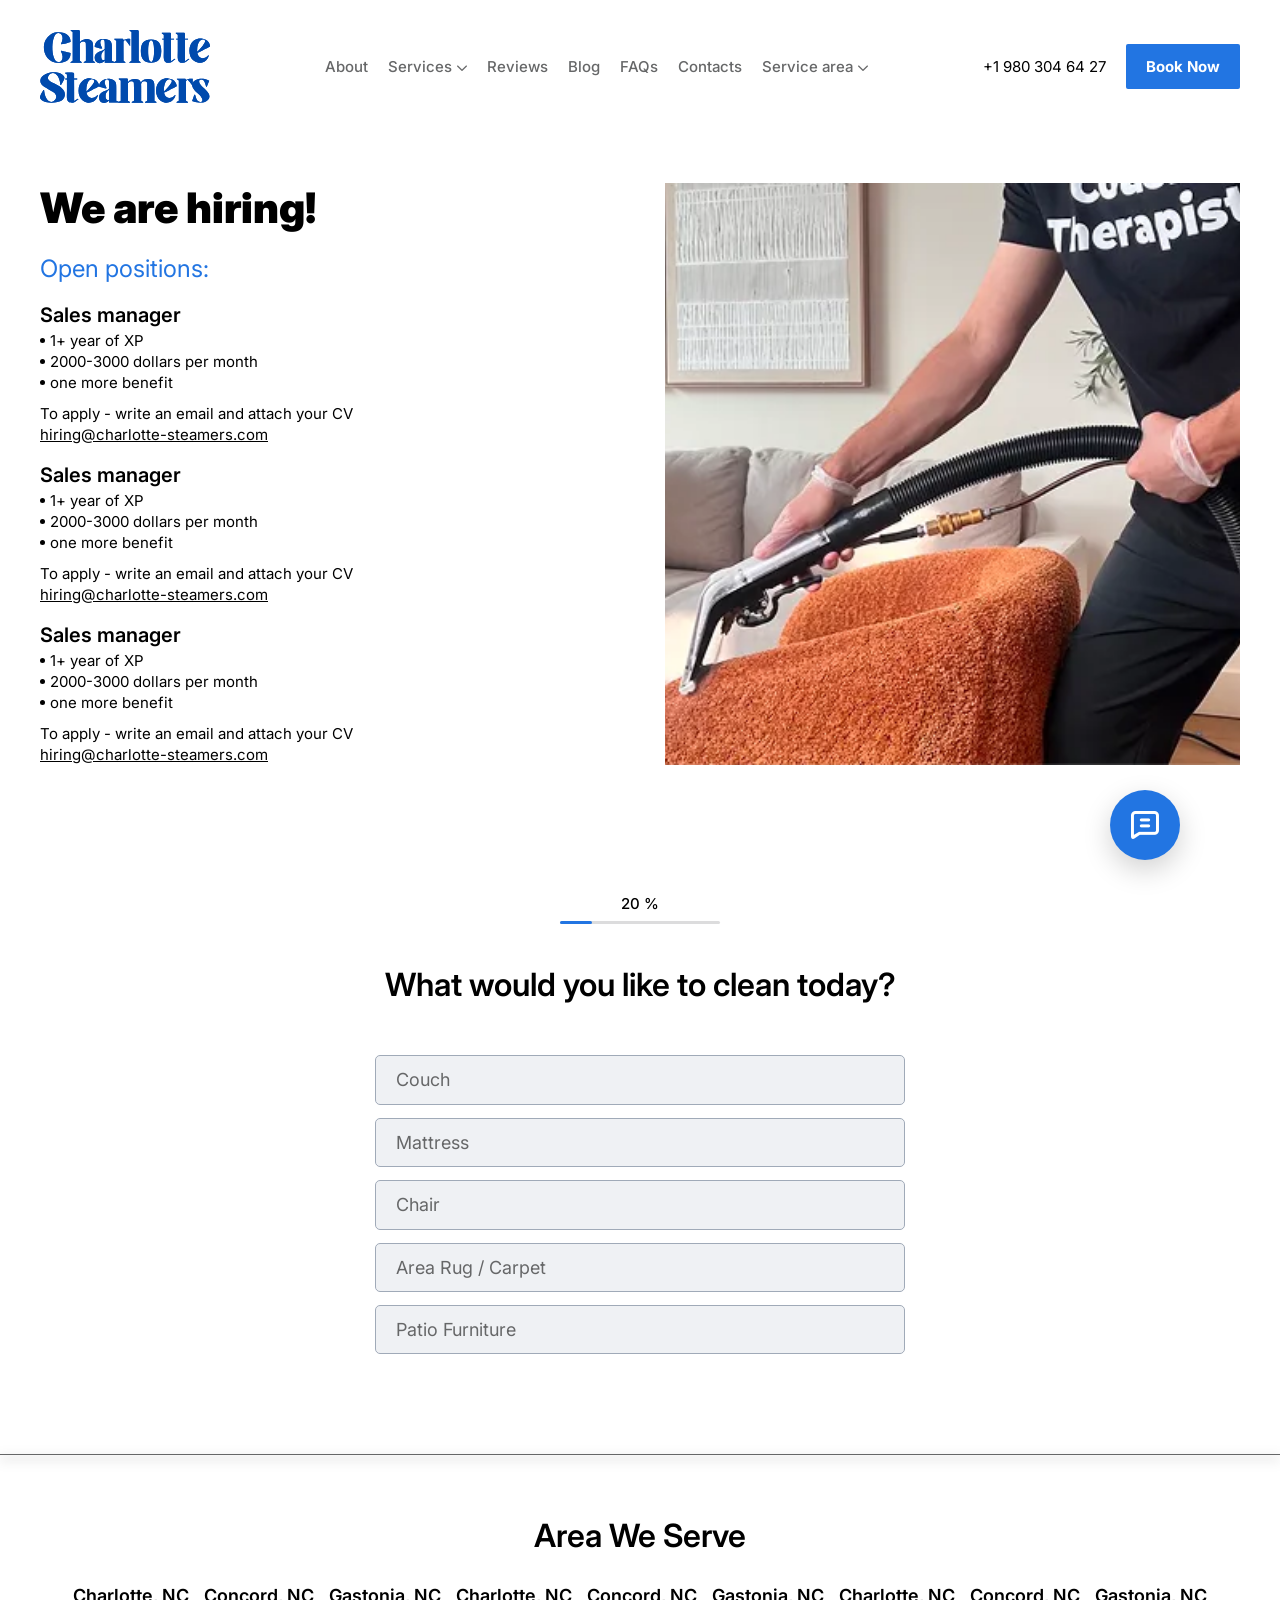
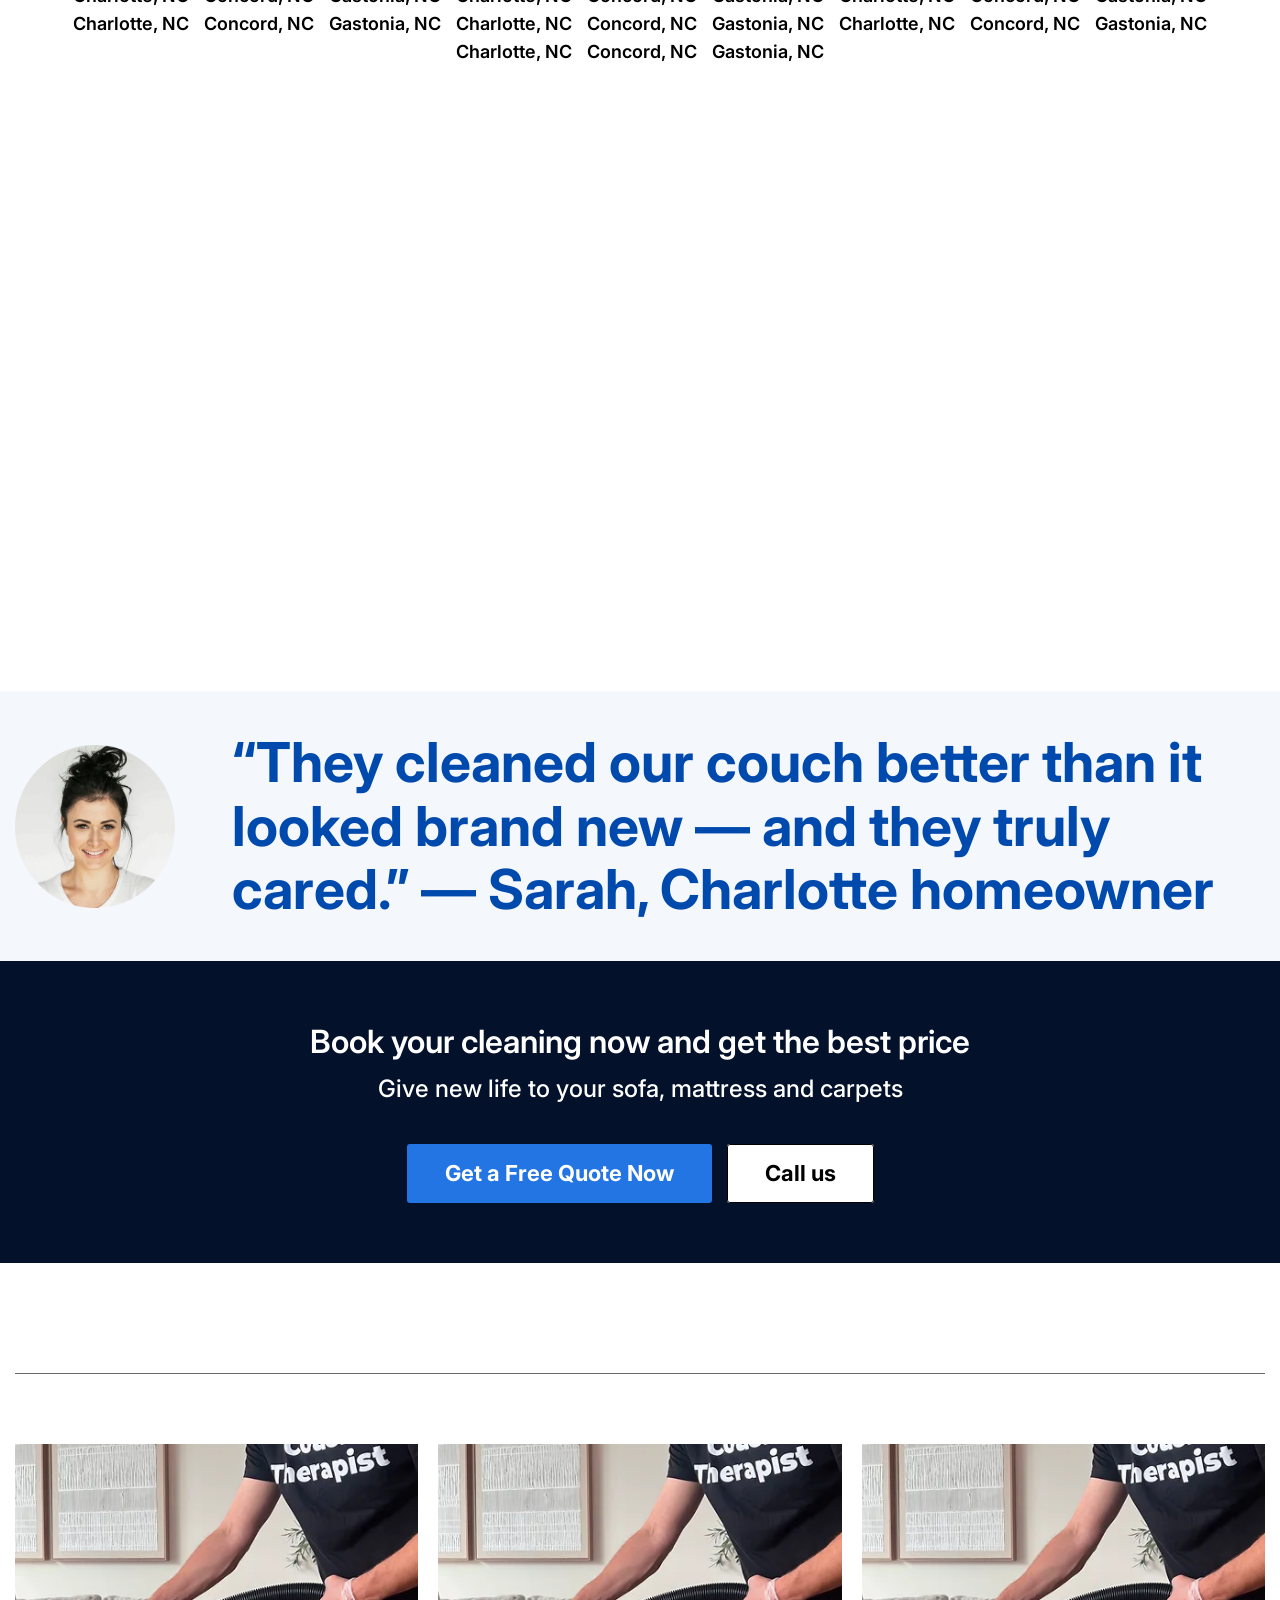
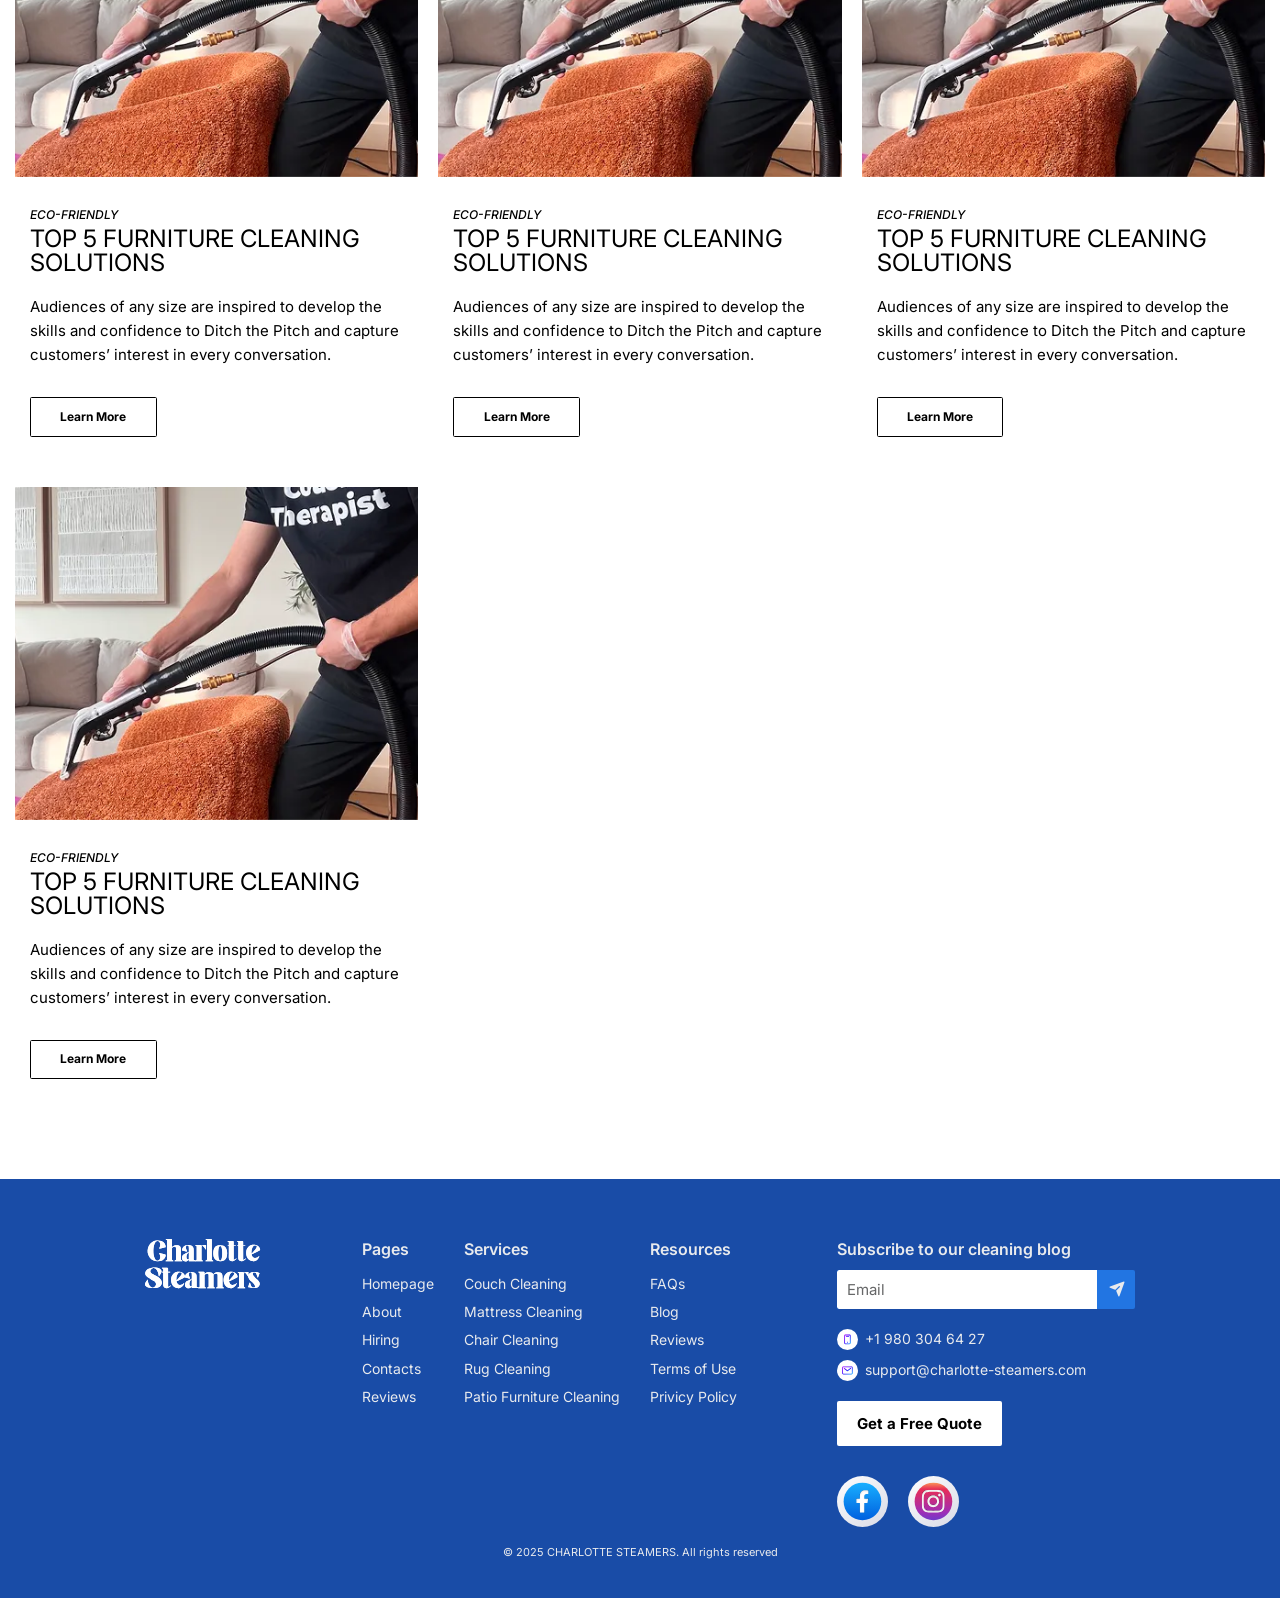
<file: hiring.html>
<!doctype html>
<html lang="en">
	<head>
		<meta charset="UTF-8">
		<meta name="viewport" content="width=device-width, initial-scale=1.0">
		<link rel="shortcut icon" href="./assets/img/favicon.ico">
		<title>Home Page</title>
		<link rel="modulepreload" crossorigin href="./js/common.min.js?v=1767890538575">
		<script type="module" crossorigin="" src="./js/popup.min.js?v=1767890538575"></script>
		<script type="module" crossorigin="" src="./js/button.min.js?v=1767890538575"></script>
		<script type="module" crossorigin="" src="./js/area.min.js?v=1767890538575"></script>
		<link rel="stylesheet" crossorigin="" href="./css/popup.min.css?v=1767890538575">
		<link rel="stylesheet" crossorigin="" href="./css/button.min.css?v=1767890538575">
		<link rel="stylesheet" crossorigin="" href="./css/area.min.css?v=1767890538575">
		<link rel="stylesheet" crossorigin="" href="./css/hiring.min.css?v=1767890538575">
	</head>
	<body>
		<div class="wrapper">
			<header data-fls-header="" class="header">
				<div class="header__container">
					<a href="index.html" class="header__logo">
						<img src="./assets/img/logo.svg" alt="Charlotte Syeamers Logo">
					</a>
					<div class="header__menu menu">
						<button type="button" data-fls-menu="" class="menu__icon icon-menu">
							<span></span>
						</button>
						<nav class="menu__body">
							<ul class="menu__list">
								<li class="menu__item">
									<a href="" class="menu__link">About</a>
								</li>
								<li class="menu__item menu__item--sub-list">
									<div class="menu__link menu__link--icon-arrow">Services</div>
									<div class="menu__sub-menu">
										<button type="button" class="menu__sub-list-back --icon-arrow">Back</button>
										<ul class="menu__sub-list">
											<li>
												<a href="">Couch Cleaning</a>
											</li>
											<li>
												<a href="">Chair Cleaning</a>
											</li>
											<li>
												<a href="">Mattress Cleaning</a>
											</li>
											<li>
												<a href="">Rug Cleaning</a>
											</li>
											<li>
												<a href="">Patio Furniture Cleaning</a>
											</li>
										</ul>
									</div>
								</li>
								<li class="menu__item">
									<a href="" class="menu__link">Reviews</a>
								</li>
								<li class="menu__item">
									<a href="" class="menu__link">Blog</a>
								</li>
								<li class="menu__item">
									<a href="" class="menu__link">FAQs</a>
								</li>
								<li class="menu__item">
									<a href="" class="menu__link">Contacts</a>
								</li>
								<li class="menu__item menu__item--sub-list">
									<div class="menu__link menu__link--icon-arrow">Service area</div>
									<div class="menu__sub-menu">
										<button type="button" class="menu__sub-list-back --icon-arrow">Back</button>
										<ul class="menu__sub-list">
											<li>
												<a href="">Lake Norman, NC</a>
											</li>
											<li>
												<a href="">Lake Norman, NC</a>
											</li>
											<li>
												<a href="">Lake Norman, NC</a>
											</li>
											<li>
												<a href="">Lake Norman, NC</a>
											</li>
											<li>
												<a href="">Lake Norman, NC</a>
											</li>
											<li>
												<a href="">Lake Norman, NC</a>
											</li>
											<li>
												<a href="">Lake Norman, NC</a>
											</li>
											<li>
												<a href="">Lake Norman, NC</a>
											</li>
											<li>
												<a href="">Lake Norman, NC</a>
											</li>
											<li>
												<a href="">Lake Norman, NC</a>
											</li>
											<li>
												<a href="">Lake Norman, NC</a>
											</li>
											<li>
												<a href="">Lake Norman, NC</a>
											</li>
											<li>
												<a href="">Lake Norman, NC</a>
											</li>
											<li>
												<a href="">Lake Norman, NC</a>
											</li>
											<li>
												<a href="">Lake Norman, NC</a>
											</li>
											<li>
												<a href="">Lake Norman, NC</a>
											</li>
											<li>
												<a href="">Lake Norman, NC</a>
											</li>
											<li>
												<a href="">Lake Norman, NC</a>
											</li>
											<li>
												<a href="">Lake Norman, NC</a>
											</li>
										</ul>
									</div>
								</li>
							</ul>
						</nav>
					</div>
					<div class="header__actions">
						<a data-fls-dynamic=".menu__body, 767.98, last" href="tel:+19803046427" class="header__number">+1 980 304 64 27</a>
						<a data-fls-dynamic=".header__menu, 767.98, first" data-fls-button="" href="" class="header__button button button--accent">Book Now</a>
					</div>
				</div>
			</header>
			<main class="page page--hiring">
				<section class="page__hiring hiring">
					<div class="hiring__container">
						<div class="hiring__body">
							<h1 class="hiring__title title">We are hiring!</h1>
							<h2 class="hiring__subtitle">Open positions:</h2>
							<div class="hiring__items">
								<div class="hiring__item item-hiring">
									<h3 class="item-hiring__title">Sales manager</h3>
									<ul class="item-hiring__list">
										<li>1+ year of XP</li>
										<li>2000-3000 dollars per month</li>
										<li>one more benefit</li>
									</ul>
									<div class="item-hiring__contacts">
										<span>To apply - write an email and attach your CV</span>
										<a href="mailto:hiring@charlotte-steamers.com">hiring@charlotte-steamers.com</a>
									</div>
								</div>
								<div class="hiring__item item-hiring">
									<h3 class="item-hiring__title">Sales manager</h3>
									<ul class="item-hiring__list">
										<li>1+ year of XP</li>
										<li>2000-3000 dollars per month</li>
										<li>one more benefit</li>
									</ul>
									<div class="item-hiring__contacts">
										<span>To apply - write an email and attach your CV</span>
										<a href="mailto:hiring@charlotte-steamers.com">hiring@charlotte-steamers.com</a>
									</div>
								</div>
								<div class="hiring__item item-hiring">
									<h3 class="item-hiring__title">Sales manager</h3>
									<ul class="item-hiring__list">
										<li>1+ year of XP</li>
										<li>2000-3000 dollars per month</li>
										<li>one more benefit</li>
									</ul>
									<div class="item-hiring__contacts">
										<span>To apply - write an email and attach your CV</span>
										<a href="mailto:hiring@charlotte-steamers.com">hiring@charlotte-steamers.com</a>
									</div>
								</div>
							</div>
						</div>
						<div class="hiring__image ibg">
							<picture>
								<img alt="Image" src="./assets/img/cover.webp">
							</picture>
						</div>
					</div>
				</section>
				<div data-fls-quiz="" class="page__quiz quiz">
					<div class="quiz__container">
						<div class="quiz__progress progress">
							<div class="progress__percent">
								<span>20</span>
								%
							</div>
							<div class="progress__progress-bar">
								<span></span>
							</div>
						</div>
						<form action="#" class="quiz__form form-quiz">
							<div class="form-quiz__steps">
								<div class="form-quiz__step form-quiz__step--1 _first">
									<div data-fls-titleblock="" class="form-quiz__title-block title-block">
										<div class="title-block__title">What would you like to clean today?</div>
									</div>
									<ul class="form-quiz__items">
										<li class="form-quiz__item">
											<input type="radio" name="upholstery" value="Couch" id="quiz-couch" class="form-quiz__radio">
											<label for="quiz-couch" class="form-quiz__label">Couch</label>
										</li>
										<li class="form-quiz__item">
											<input type="radio" name="upholstery" value="Mattress" id="quiz-mattress" class="form-quiz__radio">
											<label for="quiz-mattress" class="form-quiz__label">Mattress</label>
										</li>
										<li class="form-quiz__item">
											<input type="radio" name="upholstery" value="Chair" id="quiz-chair" class="form-quiz__radio">
											<label for="quiz-chair" class="form-quiz__label">Chair</label>
										</li>
										<li class="form-quiz__item">
											<input type="radio" name="upholstery" value="Area Rug / Carpet" id="quiz-rug" class="form-quiz__radio">
											<label for="quiz-rug" class="form-quiz__label">Area Rug / Carpet</label>
										</li>
										<li class="form-quiz__item">
											<input type="radio" name="upholstery" value="Patio Furniture" id="quiz-patio" class="form-quiz__radio">
											<label for="quiz-patio" class="form-quiz__label">Patio Furniture</label>
										</li>
									</ul>
								</div>
								<div class="form-quiz__step form-quiz__step--2">
									<div data-fls-titleblock="" class="form-quiz__title-block title-block">
										<div class="title-block__title">Why do you want to order cleaning?</div>
									</div>
									<ul class="form-quiz__items">
										<li class="form-quiz__item">
											<input type="radio" name="upholstery" value="Stains" id="quiz-stain" class="form-quiz__radio">
											<label for="quiz-stain" class="form-quiz__label">Stains</label>
										</li>
										<li class="form-quiz__item">
											<input type="radio" name="upholstery" value="Unpleasant smell" id="quiz-smell" class="form-quiz__radio">
											<label for="quiz-smell" class="form-quiz__label">Unpleasant smell</label>
										</li>
										<li class="form-quiz__item">
											<input type="radio" name="upholstery" value="Dirty" id="quiz-dirty" class="form-quiz__radio">
											<label for="quiz-dirty" class="form-quiz__label">Dirty</label>
										</li>
										<li class="form-quiz__item">
											<input type="radio" name="upholstery" value="Allergy" id="quiz-allergy" class="form-quiz__radio">
											<label for="quiz-allergy" class="form-quiz__label">Allergy</label>
										</li>
										<li class="form-quiz__item">
											<input type="radio" name="upholstery" value="Prevention" id="quiz-prevention" class="form-quiz__radio">
											<label for="quiz-prevention" class="form-quiz__label">Prevention</label>
										</li>
									</ul>
								</div>
								<div class="form-quiz__step form-quiz__step--3">
									<div data-fls-titleblock="" class="form-quiz__title-block title-block">
										<div class="title-block__title">When are you interested?</div>
									</div>
									<ul class="form-quiz__items">
										<li class="form-quiz__item">
											<input type="radio" name="upholstery" value="Nearest time" id="quiz-nearest-time" class="form-quiz__radio">
											<label for="quiz-nearest-time" class="form-quiz__label">Nearest time</label>
										</li>
										<li class="form-quiz__item">
											<input type="radio" name="upholstery" value="During the week" id="quiz-during-week" class="form-quiz__radio">
											<label for="quiz-during-week" class="form-quiz__label">During the week</label>
										</li>
									</ul>
								</div>
								<div class="form-quiz__step form-quiz__step--4">
									<div data-fls-titleblock="" class="form-quiz__title-block title-block">
										<div class="title-block__title">Please leave your phone number</div>
									</div>
									<ul class="form-quiz__items">
										<li class="form-quiz__item">
											<input data-fls-input="" required autocomplete="off" type="text" name="form[name]" data-error="Incorrect data" placeholder="Name" class="form-quiz__input input">
										</li>
										<li class="form-quiz__item">
											<input data-fls-input="" autocomplete="on" required type="tel" name="form[tel]" data-error="Incorrect data" placeholder="+1 (555) 123-4567" pattern="^\+1 \(\d{3}\) \d{3}-\d{4}$" id="phone-input" class="form-quiz__input input">
										</li>
									</ul>
									<button type="submit" class="form-quiz__button button button--wide button--accent">Get the Best Offer</button>
								</div>
							</div>
						</form>
					</div>
				</div>
				<div class="page__line line"></div>
				<section data-fls-area="" class="page__area area">
					<div class="area__container">
						<div data-fls-titleblock="" class="area__title-block title-block">
							<h2 class="title-block__title">Area We Serve</h2>
						</div>
						<ul class="area__serving">
							<li>Charlotte, NC</li>
							<li>Concord, NC</li>
							<li>Gastonia, NC</li>
							<li>Charlotte, NC</li>
							<li>Concord, NC</li>
							<li>Gastonia, NC</li>
							<li>Charlotte, NC</li>
							<li>Concord, NC</li>
							<li>Gastonia, NC</li>
							<li>Charlotte, NC</li>
							<li>Concord, NC</li>
							<li>Gastonia, NC</li>
							<li>Charlotte, NC</li>
							<li>Concord, NC</li>
							<li>Gastonia, NC</li>
							<li>Charlotte, NC</li>
							<li>Concord, NC</li>
							<li>Gastonia, NC</li>
							<li>Charlotte, NC</li>
							<li>Concord, NC</li>
							<li>Gastonia, NC</li>
						</ul>
						<div class="area__map ibg">
							<iframe src="https://www.google.com/maps/embed?pb=!1m18!1m12!1m3!1d416953.7566287358!2d-80.80010254999999!3d35.269906000000006!2m3!1f0!2f0!3f0!3m2!1i1024!2i768!4f13.1!3m3!1m2!1s0x8a236bc85ed4a215%3A0x7659e433dfaa2f!2sCharlotte%20Steamers%20-%20Couch%20Cleaning!5e0!3m2!1sen!2sua!4v1764801144997!5m2!1sen!2sua" style="border: 0" allowfullscreen loading="lazy" referrerpolicy="no-referrer-when-downgrade"></iframe>
						</div>
					</div>
				</section>
				<section data-fls-book="" class="page__book book">
					<div class="book__upper upper-book">
						<div class="upper-book__container--big">
							<div class="upper-book__image">
								<picture>
									<img alt="Charlotte Steamers Customer" src="./assets/img/avatar.webp">
								</picture>
							</div>
							<h3 class="upper-book__quote">
								“They cleaned our couch better than it looked brand new — and they truly cared.” — Sarah, Charlotte
                    homeowner
							</h3>
						</div>
					</div>
					<div class="book__container--big">
						<div class="book__body">
							<div data-fls-titleblock="" class="book__title-block title-block">
								<h2 class="title-block__title">Book your cleaning now and get the best price</h2>
								<div class="title-block__sub-title">Give new life to your sofa, mattress and carpets</div>
							</div>
							<div class="book__buttons">
								<a href="" class="book__button button button--accent button--big button--wide">Get a Free Quote Now</a>
								<a href="" class="book__button button button--border button--big button--wide">Call us</a>
							</div>
						</div>
					</div>
				</section>
				<div data-fls-blog="" class="page__blog blog">
					<div class="blog__container--big">
						<span class="blog__line line"></span>
						<div class="blog__items">
							<article data-fls-post="" class="blog__item post">
								<a href="" class="post__wrapper">
									<div class="post__image ibg">
										<picture>
											<img alt="Blog image" src="./assets/img/cover.webp">
										</picture>
									</div>
									<div class="post__content">
										<div class="post__body">
											<div class="post__sub-title">ECO-FRIENDLY</div>
											<h3 class="post__title">TOP 5 FURNITURE CLEANING SOLUTIONS</h3>
											<p class="post__text text">
												Audiences of any size are inspired to develop the skills and confidence to Ditch the
                                    Pitch and capture customers’ interest in every conversation.
											</p>
										</div>
										<div class="post__button button button--border button--wide button--hover-black">Learn More</div>
									</div>
								</a>
							</article>
							<article data-fls-post="" class="blog__item post">
								<a href="" class="post__wrapper">
									<div class="post__image ibg">
										<picture>
											<img alt="Blog image" src="./assets/img/cover.webp">
										</picture>
									</div>
									<div class="post__content">
										<div class="post__body">
											<div class="post__sub-title">ECO-FRIENDLY</div>
											<h3 class="post__title">TOP 5 FURNITURE CLEANING SOLUTIONS</h3>
											<p class="post__text text">
												Audiences of any size are inspired to develop the skills and confidence to Ditch the
                                    Pitch and capture customers’ interest in every conversation.
											</p>
										</div>
										<div class="post__button button button--border button--wide button--hover-black">Learn More</div>
									</div>
								</a>
							</article>
							<article data-fls-post="" class="blog__item post">
								<a href="" class="post__wrapper">
									<div class="post__image ibg">
										<picture>
											<img alt="Blog image" src="./assets/img/cover.webp">
										</picture>
									</div>
									<div class="post__content">
										<div class="post__body">
											<div class="post__sub-title">ECO-FRIENDLY</div>
											<h3 class="post__title">TOP 5 FURNITURE CLEANING SOLUTIONS</h3>
											<p class="post__text text">
												Audiences of any size are inspired to develop the skills and confidence to Ditch the
                                    Pitch and capture customers’ interest in every conversation.
											</p>
										</div>
										<div class="post__button button button--border button--wide button--hover-black">Learn More</div>
									</div>
								</a>
							</article>
							<article data-fls-post="" class="blog__item post">
								<a href="" class="post__wrapper">
									<div class="post__image ibg">
										<picture>
											<img alt="Blog image" src="./assets/img/cover.webp">
										</picture>
									</div>
									<div class="post__content">
										<div class="post__body">
											<div class="post__sub-title">ECO-FRIENDLY</div>
											<h3 class="post__title">TOP 5 FURNITURE CLEANING SOLUTIONS</h3>
											<p class="post__text text">
												Audiences of any size are inspired to develop the skills and confidence to Ditch the
                                    Pitch and capture customers’ interest in every conversation.
											</p>
										</div>
										<div class="post__button button button--border button--wide button--hover-black">Learn More</div>
									</div>
								</a>
							</article>
						</div>
					</div>
				</div>
			</main>
			<footer data-fls-footer="" class="footer">
				<div class="footer__container">
					<div class="footer__upper">
						<div class="footer__main main-footer">
							<div class="main-footer__logo">
								<img src="./assets/img/logo-light.svg" alt="Charlotte Steamers Logo">
							</div>
						</div>
						<div data-fls-spollers="767.98, max" class="footer__spollers spollers-footer">
							<details class="spollers-footer__item spoller-footer">
								<summary class="spoller-footer__title">Pages</summary>
								<div class="spoller-footer__body">
									<ul class="spoller-footer__list">
										<li>
											<a href="">Homepage</a>
										</li>
										<li>
											<a href="">About</a>
										</li>
										<li>
											<a href="">Hiring</a>
										</li>
										<li>
											<a href="">Contacts</a>
										</li>
										<li>
											<a href="">Reviews</a>
										</li>
									</ul>
								</div>
							</details>
							<details class="spollers-footer__item spoller-footer">
								<summary class="spoller-footer__title">Services</summary>
								<div class="spoller-footer__body">
									<ul class="spoller-footer__list">
										<li>
											<a href="">Couch Cleaning</a>
										</li>
										<li>
											<a href="">Mattress Cleaning</a>
										</li>
										<li>
											<a href="">Chair Cleaning</a>
										</li>
										<li>
											<a href="">Rug Cleaning</a>
										</li>
										<li>
											<a href="">Patio Furniture Cleaning</a>
										</li>
									</ul>
								</div>
							</details>
							<details class="spollers-footer__item spoller-footer">
								<summary class="spoller-footer__title">Resources</summary>
								<div class="spoller-footer__body">
									<ul class="spoller-footer__list">
										<li>
											<a href="">FAQs</a>
										</li>
										<li>
											<a href="">Blog</a>
										</li>
										<li>
											<a href="">Reviews</a>
										</li>
										<li>
											<a href="">Terms of Use</a>
										</li>
										<li>
											<a href="">Privicy Policy</a>
										</li>
									</ul>
								</div>
							</details>
						</div>
						<div class="footer__info info-footer">
							<div class="info-footer__title">Subscribe to our cleaning blog</div>
							<form action="#" class="info-footer__form form-footer">
								<input data-fls-input="" autocomplete="off" required data-fls-form-validatenow="" type="email" name="form[]" data-error="Incorrect email" placeholder="Email" class="form-footer__input input">
								<button type="submit" class="form-footer__button --icon-telegraph"></button>
							</form>
							<ul class="info-footer__contacts contacts-footer">
								<li>
									<a href="tel:+19803046427">
										<div class="contacts-footer__icon">
											<img src="./assets/img/icons/mobile.svg" alt="Phone icon">
										</div>
										+1 980 304 64 27
									</a>
								</li>
								<li>
									<a href="mailto:support@charlotte-steamers.com">
										<div class="contacts-footer__icon">
											<img src="./assets/img/icons/mail.svg" alt="Main icon">
										</div>
										support@charlotte-steamers.com
									</a>
								</li>
							</ul>
							<a href="" data-fls-button="" class="info-footer__button button button--border">Get a Free Quote</a>
							<ul class="info-footer__social">
								<li>
									<a href="">
										<img src="./assets/img/icons/facebook.svg" alt="Facebook">
									</a>
								</li>
								<li>
									<a href="">
										<img src="./assets/img/icons/instagram.svg" alt="Instagram">
									</a>
								</li>
							</ul>
						</div>
					</div>
					<div class="footer__copyright">© 2025 CHARLOTTE STEAMERS. All rights reserved</div>
				</div>
			</footer>
		</div>
		<a href="#" data-fls-popup-link="popup" class="popup-link --icon-chat"></a>
		<div data-fls-popup="popup" aria-hidden="true" class="popup">
			<div data-fls-popup-wrapper="" class="popup__wrapper">
				<div data-fls-popup-body="" class="popup__body">
					<button data-fls-popup-close="" type="button" class="popup__close">
						<svg width="23" height="23" viewbox="0 0 23 23" fill="none" xmlns="http://www.w3.org/2000/svg">
							<path opacity="0.850056" d="M1.73333 1.48883L21.5469 21.0288" stroke="#979797" stroke-linecap="square"></path>
							<path opacity="0.850056" d="M21.2667 1.48883L1.45309 21.0288" stroke="#979797" stroke-linecap="square"></path>
						</svg>
					</button>
					<div data-fls-popup-content="" class="popup__text content-popup">
						<div data-fls-titleblock="" class="content-popup__title-block title-block">
							<div class="title-block__title">Book your cleaning now and get the best price</div>
							<div class="title-block__sub-title">Give new life to your sofa, mattress and carpets</div>
						</div>
						<form action="#" class="content-popup__form">
							<div class="content-popup__inputs">
								<input data-fls-input="" required autocomplete="off" type="text" name="form[name]" data-error="Incorrect data" placeholder="Name" class="content-popup__input input">
								<input data-fls-input="" required autocomplete="off" type="email" name="form[email]" data-error="Incorrect data" placeholder="Email" class="content-popup__input input">
								<input data-fls-input="" autocomplete="on" required type="tel" name="form[tel]" data-error="Incorrect data" placeholder="+1 (555) 123-4567" pattern="^\+1 \(\d{3}\) \d{3}-\d{4}$" id="phone-input-popup" class="content-popup__input input">
								<input data-fls-input="" required autocomplete="off" type="number" name="form[zip]" data-error="Incorrect data" placeholder="Zip code" class="content-popup__input input">
							</div>
							<button type="submit" class="content-popup__button button button--accent">Get the best price</button>
						</form>
					</div>
				</div>
			</div>
		</div>
	</body>
</html>
</file>
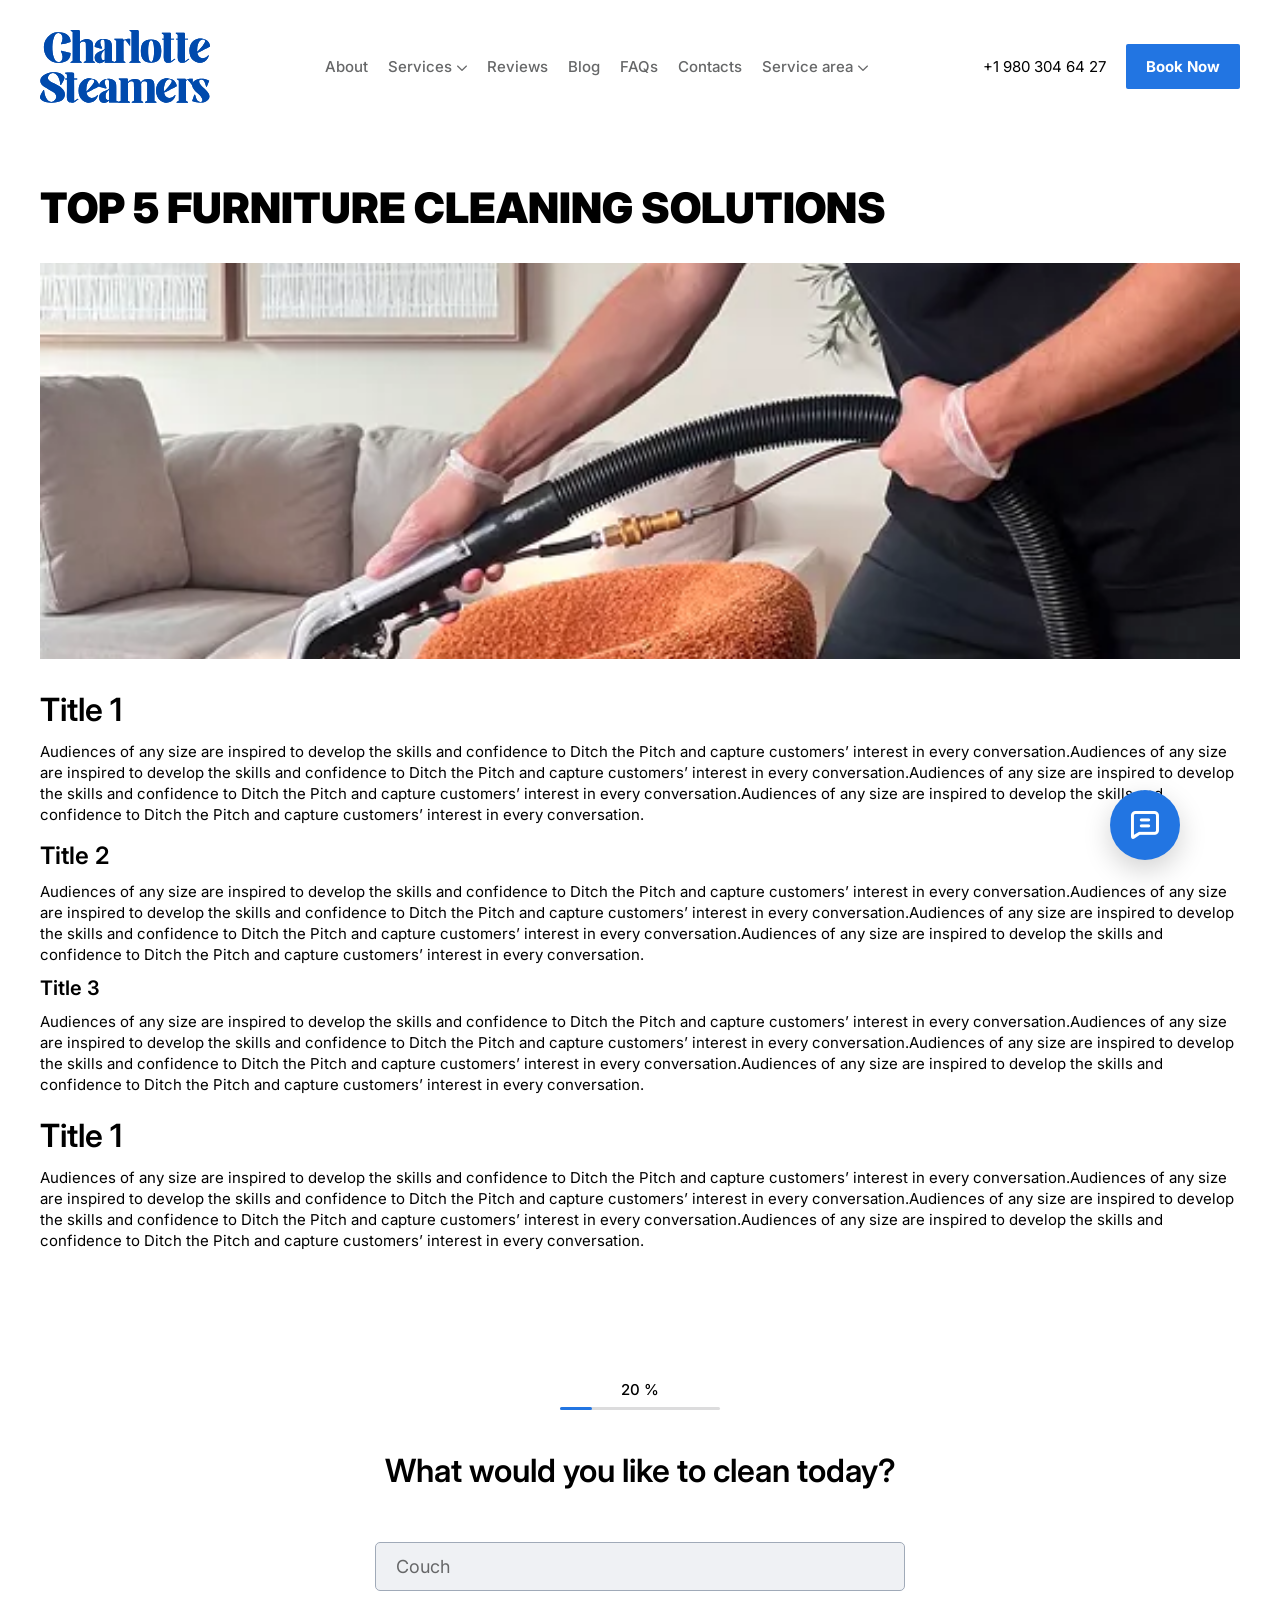
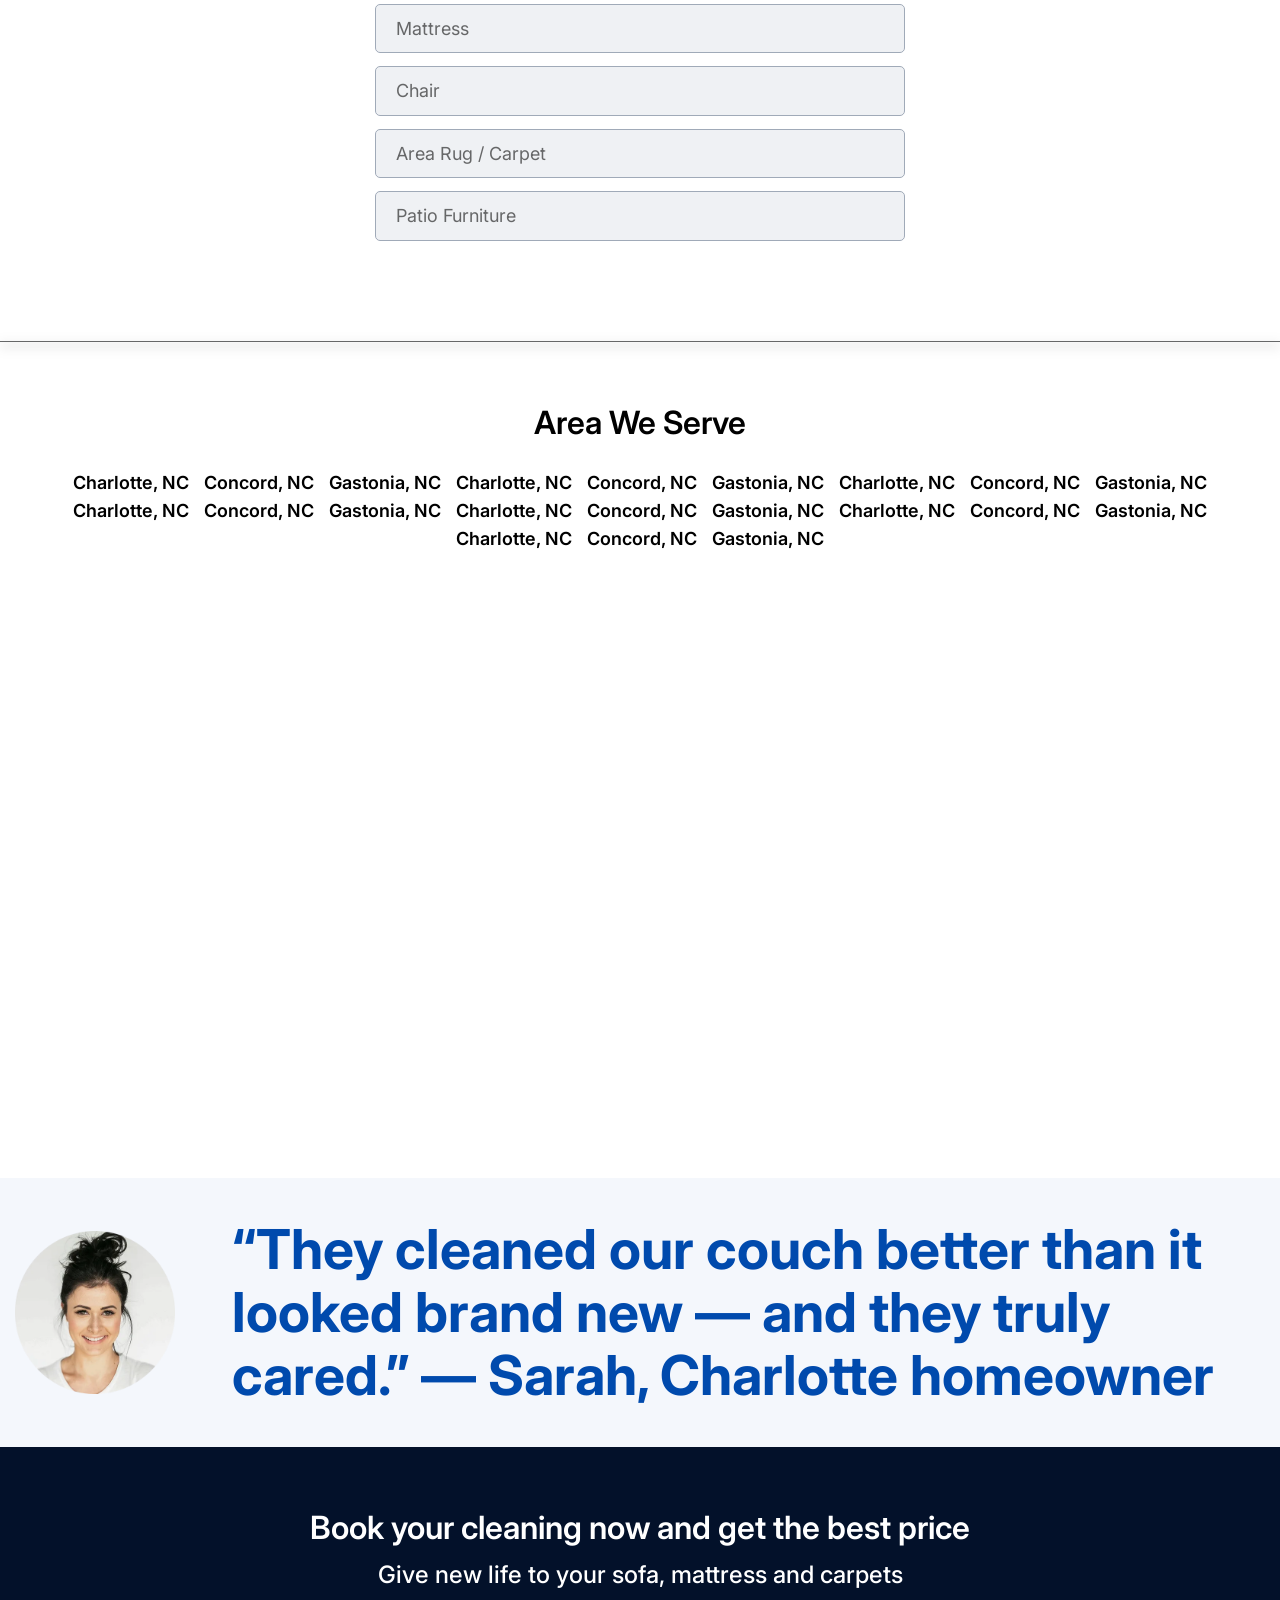
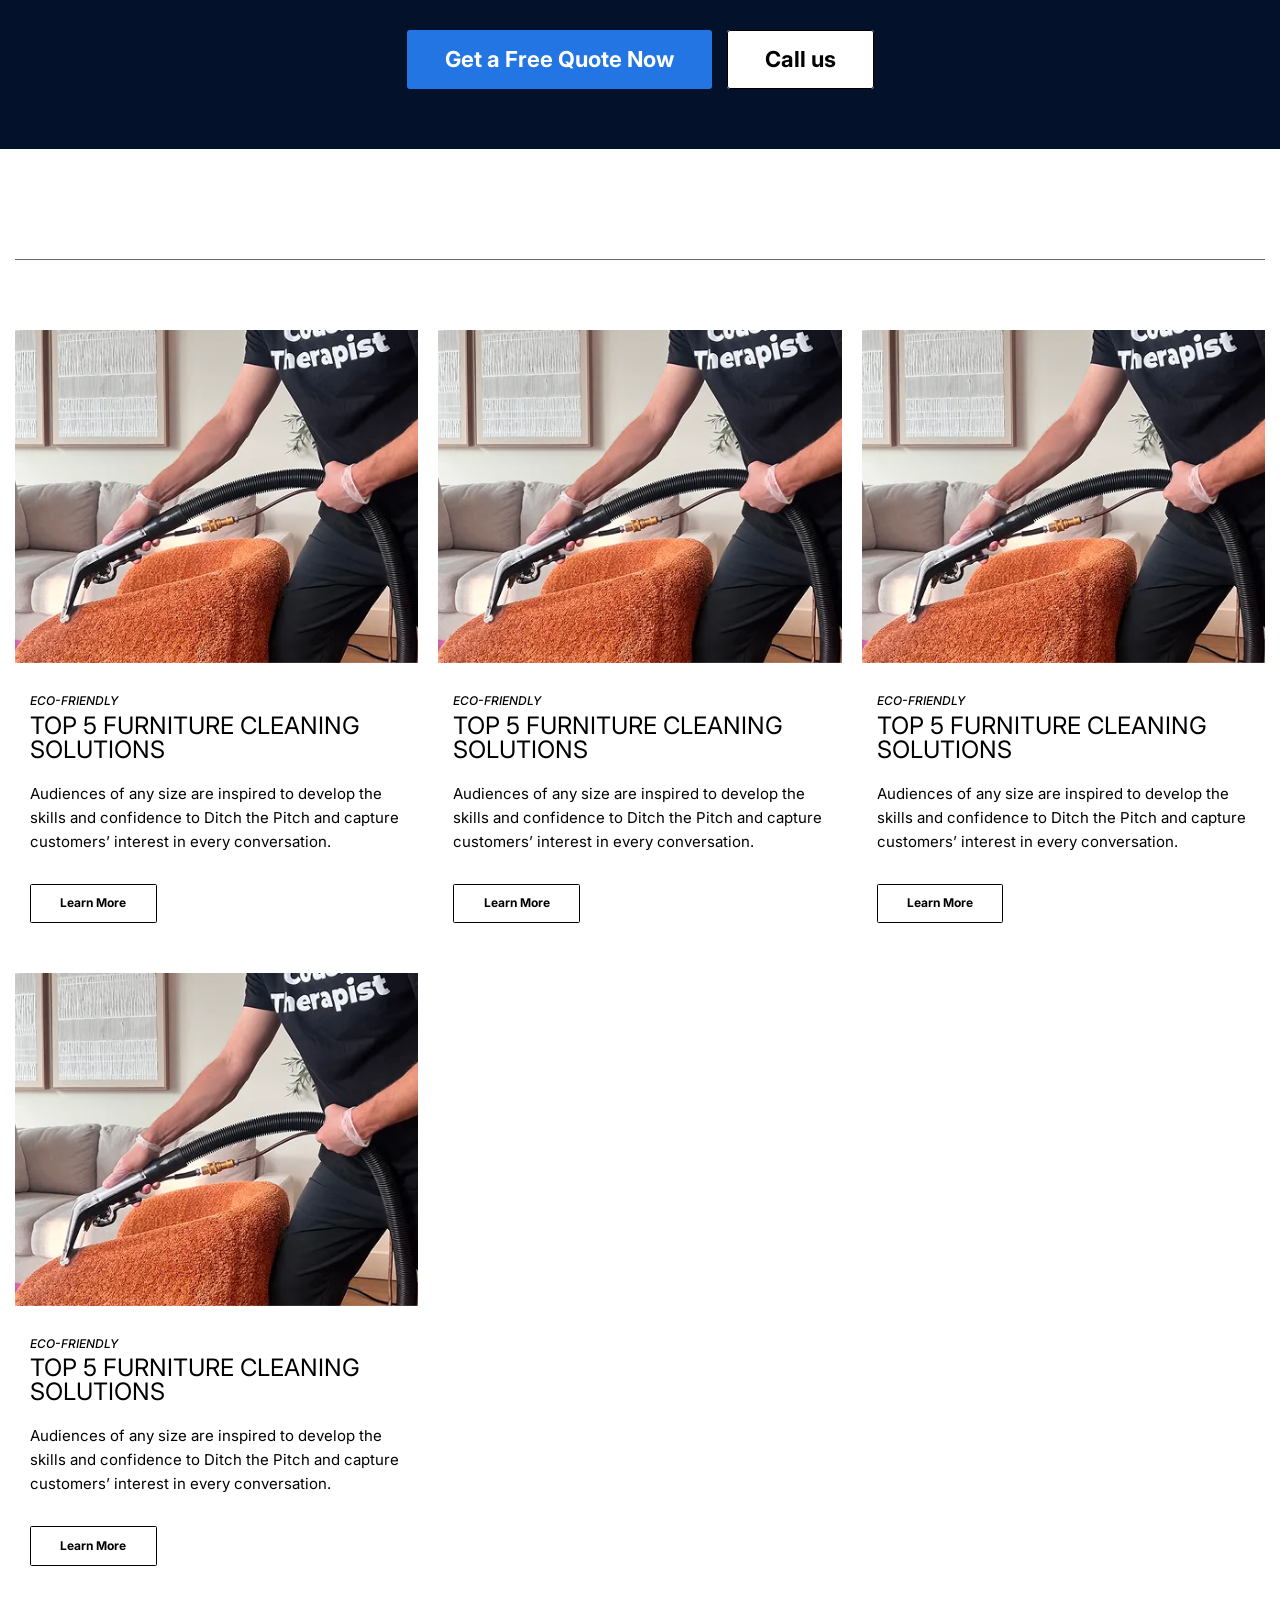
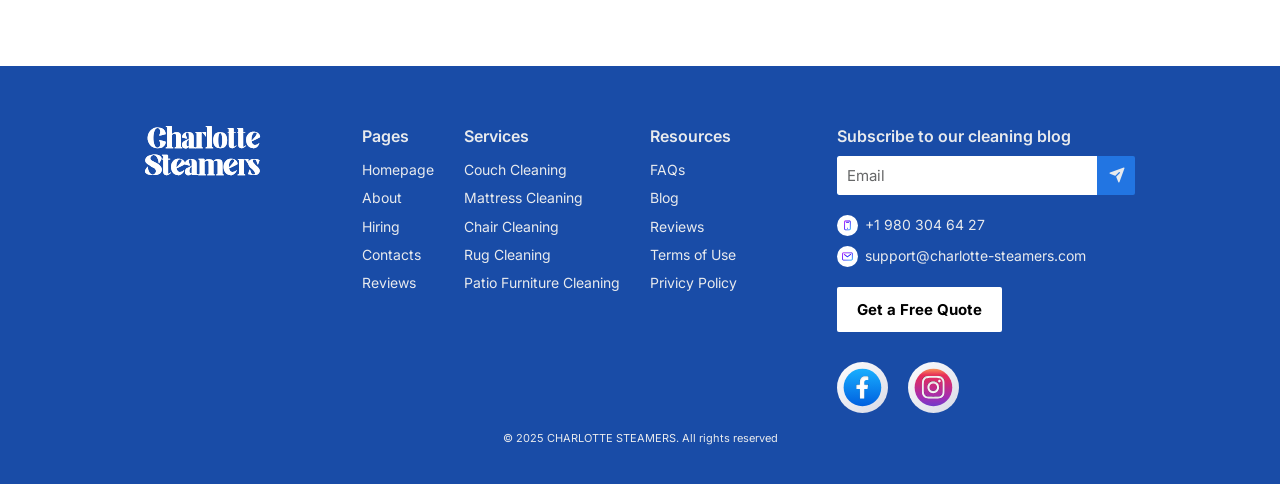
<file: post.html>
<!doctype html>
<html lang="en">
	<head>
		<meta charset="UTF-8">
		<meta name="viewport" content="width=device-width, initial-scale=1.0">
		<link rel="shortcut icon" href="./assets/img/favicon.ico">
		<title>Home Page</title>
		<link rel="modulepreload" crossorigin href="./js/common.min.js?v=1767890538573">
		<script type="module" crossorigin="" src="./js/popup.min.js?v=1767890538573"></script>
		<script type="module" crossorigin="" src="./js/button.min.js?v=1767890538573"></script>
		<script type="module" crossorigin="" src="./js/area.min.js?v=1767890538573"></script>
		<link rel="stylesheet" crossorigin="" href="./css/popup.min.css?v=1767890538573">
		<link rel="stylesheet" crossorigin="" href="./css/button.min.css?v=1767890538573">
		<link rel="stylesheet" crossorigin="" href="./css/area.min.css?v=1767890538573">
		<link rel="stylesheet" crossorigin="" href="./css/post.min.css?v=1767890538573">
	</head>
	<body>
		<div class="wrapper">
			<header data-fls-header="" class="header">
				<div class="header__container">
					<a href="index.html" class="header__logo">
						<img src="./assets/img/logo.svg" alt="Charlotte Syeamers Logo">
					</a>
					<div class="header__menu menu">
						<button type="button" data-fls-menu="" class="menu__icon icon-menu">
							<span></span>
						</button>
						<nav class="menu__body">
							<ul class="menu__list">
								<li class="menu__item">
									<a href="" class="menu__link">About</a>
								</li>
								<li class="menu__item menu__item--sub-list">
									<div class="menu__link menu__link--icon-arrow">Services</div>
									<div class="menu__sub-menu">
										<button type="button" class="menu__sub-list-back --icon-arrow">Back</button>
										<ul class="menu__sub-list">
											<li>
												<a href="">Couch Cleaning</a>
											</li>
											<li>
												<a href="">Chair Cleaning</a>
											</li>
											<li>
												<a href="">Mattress Cleaning</a>
											</li>
											<li>
												<a href="">Rug Cleaning</a>
											</li>
											<li>
												<a href="">Patio Furniture Cleaning</a>
											</li>
										</ul>
									</div>
								</li>
								<li class="menu__item">
									<a href="" class="menu__link">Reviews</a>
								</li>
								<li class="menu__item">
									<a href="" class="menu__link">Blog</a>
								</li>
								<li class="menu__item">
									<a href="" class="menu__link">FAQs</a>
								</li>
								<li class="menu__item">
									<a href="" class="menu__link">Contacts</a>
								</li>
								<li class="menu__item menu__item--sub-list">
									<div class="menu__link menu__link--icon-arrow">Service area</div>
									<div class="menu__sub-menu">
										<button type="button" class="menu__sub-list-back --icon-arrow">Back</button>
										<ul class="menu__sub-list">
											<li>
												<a href="">Lake Norman, NC</a>
											</li>
											<li>
												<a href="">Lake Norman, NC</a>
											</li>
											<li>
												<a href="">Lake Norman, NC</a>
											</li>
											<li>
												<a href="">Lake Norman, NC</a>
											</li>
											<li>
												<a href="">Lake Norman, NC</a>
											</li>
											<li>
												<a href="">Lake Norman, NC</a>
											</li>
											<li>
												<a href="">Lake Norman, NC</a>
											</li>
											<li>
												<a href="">Lake Norman, NC</a>
											</li>
											<li>
												<a href="">Lake Norman, NC</a>
											</li>
											<li>
												<a href="">Lake Norman, NC</a>
											</li>
											<li>
												<a href="">Lake Norman, NC</a>
											</li>
											<li>
												<a href="">Lake Norman, NC</a>
											</li>
											<li>
												<a href="">Lake Norman, NC</a>
											</li>
											<li>
												<a href="">Lake Norman, NC</a>
											</li>
											<li>
												<a href="">Lake Norman, NC</a>
											</li>
											<li>
												<a href="">Lake Norman, NC</a>
											</li>
											<li>
												<a href="">Lake Norman, NC</a>
											</li>
											<li>
												<a href="">Lake Norman, NC</a>
											</li>
											<li>
												<a href="">Lake Norman, NC</a>
											</li>
										</ul>
									</div>
								</li>
							</ul>
						</nav>
					</div>
					<div class="header__actions">
						<a data-fls-dynamic=".menu__body, 767.98, last" href="tel:+19803046427" class="header__number">+1 980 304 64 27</a>
						<a data-fls-dynamic=".header__menu, 767.98, first" data-fls-button="" href="" class="header__button button button--accent">Book Now</a>
					</div>
				</div>
			</header>
			<main class="page page--post">
				<section class="page__post post-page">
					<div class="post-page__container">
						<h1 class="post-page__title title">TOP 5 FURNITURE CLEANING SOLUTIONS</h1>
						<div class="post-page__image ibg">
							<picture>
								<img alt="Image" src="./assets/img/cover.webp">
							</picture>
						</div>
						<div class="post-page__content">
							<h2>Title 1</h2>
							<p>
								Audiences of any size are inspired to develop the skills and confidence to Ditch the Pitch and
                    capture customers’ interest in every conversation.Audiences of any size are inspired to develop the
                    skills and confidence to Ditch the Pitch and capture customers’ interest in every
                    conversation.Audiences of any size are inspired to develop the skills and confidence to Ditch the
                    Pitch and capture customers’ interest in every conversation.Audiences of any size are inspired to
                    develop the skills and confidence to Ditch the Pitch and capture customers’ interest in every
                    conversation.
							</p>
							<h3>Title 2</h3>
							<p>
								Audiences of any size are inspired to develop the skills and confidence to Ditch the Pitch and
                    capture customers’ interest in every conversation.Audiences of any size are inspired to develop the
                    skills and confidence to Ditch the Pitch and capture customers’ interest in every
                    conversation.Audiences of any size are inspired to develop the skills and confidence to Ditch the
                    Pitch and capture customers’ interest in every conversation.Audiences of any size are inspired to
                    develop the skills and confidence to Ditch the Pitch and capture customers’ interest in every
                    conversation.
							</p>
							<h4>Title 3</h4>
							<p>
								Audiences of any size are inspired to develop the skills and confidence to Ditch the Pitch and
                    capture customers’ interest in every conversation.Audiences of any size are inspired to develop the
                    skills and confidence to Ditch the Pitch and capture customers’ interest in every
                    conversation.Audiences of any size are inspired to develop the skills and confidence to Ditch the
                    Pitch and capture customers’ interest in every conversation.Audiences of any size are inspired to
                    develop the skills and confidence to Ditch the Pitch and capture customers’ interest in every
                    conversation.
							</p>
							<h2>Title 1</h2>
							<p>
								Audiences of any size are inspired to develop the skills and confidence to Ditch the Pitch and
                    capture customers’ interest in every conversation.Audiences of any size are inspired to develop the
                    skills and confidence to Ditch the Pitch and capture customers’ interest in every
                    conversation.Audiences of any size are inspired to develop the skills and confidence to Ditch the
                    Pitch and capture customers’ interest in every conversation.Audiences of any size are inspired to
                    develop the skills and confidence to Ditch the Pitch and capture customers’ interest in every
                    conversation.
							</p>
						</div>
					</div>
				</section>
				<div data-fls-quiz="" class="page__quiz quiz">
					<div class="quiz__container">
						<div class="quiz__progress progress">
							<div class="progress__percent">
								<span>20</span>
								%
							</div>
							<div class="progress__progress-bar">
								<span></span>
							</div>
						</div>
						<form action="#" class="quiz__form form-quiz">
							<div class="form-quiz__steps">
								<div class="form-quiz__step form-quiz__step--1 _first">
									<div data-fls-titleblock="" class="form-quiz__title-block title-block">
										<div class="title-block__title">What would you like to clean today?</div>
									</div>
									<ul class="form-quiz__items">
										<li class="form-quiz__item">
											<input type="radio" name="upholstery" value="Couch" id="quiz-couch" class="form-quiz__radio">
											<label for="quiz-couch" class="form-quiz__label">Couch</label>
										</li>
										<li class="form-quiz__item">
											<input type="radio" name="upholstery" value="Mattress" id="quiz-mattress" class="form-quiz__radio">
											<label for="quiz-mattress" class="form-quiz__label">Mattress</label>
										</li>
										<li class="form-quiz__item">
											<input type="radio" name="upholstery" value="Chair" id="quiz-chair" class="form-quiz__radio">
											<label for="quiz-chair" class="form-quiz__label">Chair</label>
										</li>
										<li class="form-quiz__item">
											<input type="radio" name="upholstery" value="Area Rug / Carpet" id="quiz-rug" class="form-quiz__radio">
											<label for="quiz-rug" class="form-quiz__label">Area Rug / Carpet</label>
										</li>
										<li class="form-quiz__item">
											<input type="radio" name="upholstery" value="Patio Furniture" id="quiz-patio" class="form-quiz__radio">
											<label for="quiz-patio" class="form-quiz__label">Patio Furniture</label>
										</li>
									</ul>
								</div>
								<div class="form-quiz__step form-quiz__step--2">
									<div data-fls-titleblock="" class="form-quiz__title-block title-block">
										<div class="title-block__title">Why do you want to order cleaning?</div>
									</div>
									<ul class="form-quiz__items">
										<li class="form-quiz__item">
											<input type="radio" name="upholstery" value="Stains" id="quiz-stain" class="form-quiz__radio">
											<label for="quiz-stain" class="form-quiz__label">Stains</label>
										</li>
										<li class="form-quiz__item">
											<input type="radio" name="upholstery" value="Unpleasant smell" id="quiz-smell" class="form-quiz__radio">
											<label for="quiz-smell" class="form-quiz__label">Unpleasant smell</label>
										</li>
										<li class="form-quiz__item">
											<input type="radio" name="upholstery" value="Dirty" id="quiz-dirty" class="form-quiz__radio">
											<label for="quiz-dirty" class="form-quiz__label">Dirty</label>
										</li>
										<li class="form-quiz__item">
											<input type="radio" name="upholstery" value="Allergy" id="quiz-allergy" class="form-quiz__radio">
											<label for="quiz-allergy" class="form-quiz__label">Allergy</label>
										</li>
										<li class="form-quiz__item">
											<input type="radio" name="upholstery" value="Prevention" id="quiz-prevention" class="form-quiz__radio">
											<label for="quiz-prevention" class="form-quiz__label">Prevention</label>
										</li>
									</ul>
								</div>
								<div class="form-quiz__step form-quiz__step--3">
									<div data-fls-titleblock="" class="form-quiz__title-block title-block">
										<div class="title-block__title">When are you interested?</div>
									</div>
									<ul class="form-quiz__items">
										<li class="form-quiz__item">
											<input type="radio" name="upholstery" value="Nearest time" id="quiz-nearest-time" class="form-quiz__radio">
											<label for="quiz-nearest-time" class="form-quiz__label">Nearest time</label>
										</li>
										<li class="form-quiz__item">
											<input type="radio" name="upholstery" value="During the week" id="quiz-during-week" class="form-quiz__radio">
											<label for="quiz-during-week" class="form-quiz__label">During the week</label>
										</li>
									</ul>
								</div>
								<div class="form-quiz__step form-quiz__step--4">
									<div data-fls-titleblock="" class="form-quiz__title-block title-block">
										<div class="title-block__title">Please leave your phone number</div>
									</div>
									<ul class="form-quiz__items">
										<li class="form-quiz__item">
											<input data-fls-input="" required autocomplete="off" type="text" name="form[name]" data-error="Incorrect data" placeholder="Name" class="form-quiz__input input">
										</li>
										<li class="form-quiz__item">
											<input data-fls-input="" autocomplete="on" required type="tel" name="form[tel]" data-error="Incorrect data" placeholder="+1 (555) 123-4567" pattern="^\+1 \(\d{3}\) \d{3}-\d{4}$" id="phone-input" class="form-quiz__input input">
										</li>
									</ul>
									<button type="submit" class="form-quiz__button button button--wide button--accent">Get the Best Offer</button>
								</div>
							</div>
						</form>
					</div>
				</div>
				<div class="page__line line"></div>
				<section data-fls-area="" class="page__area area">
					<div class="area__container">
						<div data-fls-titleblock="" class="area__title-block title-block">
							<h2 class="title-block__title">Area We Serve</h2>
						</div>
						<ul class="area__serving">
							<li>Charlotte, NC</li>
							<li>Concord, NC</li>
							<li>Gastonia, NC</li>
							<li>Charlotte, NC</li>
							<li>Concord, NC</li>
							<li>Gastonia, NC</li>
							<li>Charlotte, NC</li>
							<li>Concord, NC</li>
							<li>Gastonia, NC</li>
							<li>Charlotte, NC</li>
							<li>Concord, NC</li>
							<li>Gastonia, NC</li>
							<li>Charlotte, NC</li>
							<li>Concord, NC</li>
							<li>Gastonia, NC</li>
							<li>Charlotte, NC</li>
							<li>Concord, NC</li>
							<li>Gastonia, NC</li>
							<li>Charlotte, NC</li>
							<li>Concord, NC</li>
							<li>Gastonia, NC</li>
						</ul>
						<div class="area__map ibg">
							<iframe src="https://www.google.com/maps/embed?pb=!1m18!1m12!1m3!1d416953.7566287358!2d-80.80010254999999!3d35.269906000000006!2m3!1f0!2f0!3f0!3m2!1i1024!2i768!4f13.1!3m3!1m2!1s0x8a236bc85ed4a215%3A0x7659e433dfaa2f!2sCharlotte%20Steamers%20-%20Couch%20Cleaning!5e0!3m2!1sen!2sua!4v1764801144997!5m2!1sen!2sua" style="border: 0" allowfullscreen loading="lazy" referrerpolicy="no-referrer-when-downgrade"></iframe>
						</div>
					</div>
				</section>
				<section data-fls-book="" class="page__book book">
					<div class="book__upper upper-book">
						<div class="upper-book__container--big">
							<div class="upper-book__image">
								<picture>
									<img alt="Charlotte Steamers Customer" src="./assets/img/avatar.webp">
								</picture>
							</div>
							<h3 class="upper-book__quote">
								“They cleaned our couch better than it looked brand new — and they truly cared.” — Sarah, Charlotte
                    homeowner
							</h3>
						</div>
					</div>
					<div class="book__container--big">
						<div class="book__body">
							<div data-fls-titleblock="" class="book__title-block title-block">
								<div class="title-block__title">Book your cleaning now and get the best price</div>
								<div class="title-block__sub-title">Give new life to your sofa, mattress and carpets</div>
							</div>
							<div class="book__buttons">
								<a href="" class="book__button button button--accent button--big button--wide">Get a Free Quote Now</a>
								<a href="" class="book__button button button--border button--big button--wide">Call us</a>
							</div>
						</div>
					</div>
				</section>
				<div data-fls-blog="" class="page__blog blog">
					<div class="blog__container--big">
						<span class="blog__line line"></span>
						<div class="blog__items">
							<article data-fls-post="" class="blog__item post">
								<a href="" class="post__wrapper">
									<div class="post__image ibg">
										<picture>
											<img alt="Blog image" src="./assets/img/cover.webp">
										</picture>
									</div>
									<div class="post__content">
										<div class="post__body">
											<div class="post__sub-title">ECO-FRIENDLY</div>
											<h3 class="post__title">TOP 5 FURNITURE CLEANING SOLUTIONS</h3>
											<p class="post__text text">
												Audiences of any size are inspired to develop the skills and confidence to Ditch the
                                    Pitch and capture customers’ interest in every conversation.
											</p>
										</div>
										<div class="post__button button button--border button--wide button--hover-black">Learn More</div>
									</div>
								</a>
							</article>
							<article data-fls-post="" class="blog__item post">
								<a href="" class="post__wrapper">
									<div class="post__image ibg">
										<picture>
											<img alt="Blog image" src="./assets/img/cover.webp">
										</picture>
									</div>
									<div class="post__content">
										<div class="post__body">
											<div class="post__sub-title">ECO-FRIENDLY</div>
											<h3 class="post__title">TOP 5 FURNITURE CLEANING SOLUTIONS</h3>
											<p class="post__text text">
												Audiences of any size are inspired to develop the skills and confidence to Ditch the
                                    Pitch and capture customers’ interest in every conversation.
											</p>
										</div>
										<div class="post__button button button--border button--wide button--hover-black">Learn More</div>
									</div>
								</a>
							</article>
							<article data-fls-post="" class="blog__item post">
								<a href="" class="post__wrapper">
									<div class="post__image ibg">
										<picture>
											<img alt="Blog image" src="./assets/img/cover.webp">
										</picture>
									</div>
									<div class="post__content">
										<div class="post__body">
											<div class="post__sub-title">ECO-FRIENDLY</div>
											<h3 class="post__title">TOP 5 FURNITURE CLEANING SOLUTIONS</h3>
											<p class="post__text text">
												Audiences of any size are inspired to develop the skills and confidence to Ditch the
                                    Pitch and capture customers’ interest in every conversation.
											</p>
										</div>
										<div class="post__button button button--border button--wide button--hover-black">Learn More</div>
									</div>
								</a>
							</article>
							<article data-fls-post="" class="blog__item post">
								<a href="" class="post__wrapper">
									<div class="post__image ibg">
										<picture>
											<img alt="Blog image" src="./assets/img/cover.webp">
										</picture>
									</div>
									<div class="post__content">
										<div class="post__body">
											<div class="post__sub-title">ECO-FRIENDLY</div>
											<h3 class="post__title">TOP 5 FURNITURE CLEANING SOLUTIONS</h3>
											<p class="post__text text">
												Audiences of any size are inspired to develop the skills and confidence to Ditch the
                                    Pitch and capture customers’ interest in every conversation.
											</p>
										</div>
										<div class="post__button button button--border button--wide button--hover-black">Learn More</div>
									</div>
								</a>
							</article>
						</div>
					</div>
				</div>
			</main>
			<footer data-fls-footer="" class="footer">
				<div class="footer__container">
					<div class="footer__upper">
						<div class="footer__main main-footer">
							<div class="main-footer__logo">
								<img src="./assets/img/logo-light.svg" alt="Charlotte Steamers Logo">
							</div>
						</div>
						<div data-fls-spollers="767.98, max" class="footer__spollers spollers-footer">
							<details class="spollers-footer__item spoller-footer">
								<summary class="spoller-footer__title">Pages</summary>
								<div class="spoller-footer__body">
									<ul class="spoller-footer__list">
										<li>
											<a href="">Homepage</a>
										</li>
										<li>
											<a href="">About</a>
										</li>
										<li>
											<a href="">Hiring</a>
										</li>
										<li>
											<a href="">Contacts</a>
										</li>
										<li>
											<a href="">Reviews</a>
										</li>
									</ul>
								</div>
							</details>
							<details class="spollers-footer__item spoller-footer">
								<summary class="spoller-footer__title">Services</summary>
								<div class="spoller-footer__body">
									<ul class="spoller-footer__list">
										<li>
											<a href="">Couch Cleaning</a>
										</li>
										<li>
											<a href="">Mattress Cleaning</a>
										</li>
										<li>
											<a href="">Chair Cleaning</a>
										</li>
										<li>
											<a href="">Rug Cleaning</a>
										</li>
										<li>
											<a href="">Patio Furniture Cleaning</a>
										</li>
									</ul>
								</div>
							</details>
							<details class="spollers-footer__item spoller-footer">
								<summary class="spoller-footer__title">Resources</summary>
								<div class="spoller-footer__body">
									<ul class="spoller-footer__list">
										<li>
											<a href="">FAQs</a>
										</li>
										<li>
											<a href="">Blog</a>
										</li>
										<li>
											<a href="">Reviews</a>
										</li>
										<li>
											<a href="">Terms of Use</a>
										</li>
										<li>
											<a href="">Privicy Policy</a>
										</li>
									</ul>
								</div>
							</details>
						</div>
						<div class="footer__info info-footer">
							<div class="info-footer__title">Subscribe to our cleaning blog</div>
							<form action="#" class="info-footer__form form-footer">
								<input data-fls-input="" autocomplete="off" required data-fls-form-validatenow="" type="email" name="form[]" data-error="Incorrect email" placeholder="Email" class="form-footer__input input">
								<button type="submit" class="form-footer__button --icon-telegraph"></button>
							</form>
							<ul class="info-footer__contacts contacts-footer">
								<li>
									<a href="tel:+19803046427">
										<div class="contacts-footer__icon">
											<img src="./assets/img/icons/mobile.svg" alt="Phone icon">
										</div>
										+1 980 304 64 27
									</a>
								</li>
								<li>
									<a href="mailto:support@charlotte-steamers.com">
										<div class="contacts-footer__icon">
											<img src="./assets/img/icons/mail.svg" alt="Main icon">
										</div>
										support@charlotte-steamers.com
									</a>
								</li>
							</ul>
							<a href="" data-fls-button="" class="info-footer__button button button--border">Get a Free Quote</a>
							<ul class="info-footer__social">
								<li>
									<a href="">
										<img src="./assets/img/icons/facebook.svg" alt="Facebook">
									</a>
								</li>
								<li>
									<a href="">
										<img src="./assets/img/icons/instagram.svg" alt="Instagram">
									</a>
								</li>
							</ul>
						</div>
					</div>
					<div class="footer__copyright">© 2025 CHARLOTTE STEAMERS. All rights reserved</div>
				</div>
			</footer>
		</div>
		<a href="#" data-fls-popup-link="popup" class="popup-link --icon-chat"></a>
		<div data-fls-popup="popup" aria-hidden="true" class="popup">
			<div data-fls-popup-wrapper="" class="popup__wrapper">
				<div data-fls-popup-body="" class="popup__body">
					<button data-fls-popup-close="" type="button" class="popup__close">
						<svg width="23" height="23" viewbox="0 0 23 23" fill="none" xmlns="http://www.w3.org/2000/svg">
							<path opacity="0.850056" d="M1.73333 1.48883L21.5469 21.0288" stroke="#979797" stroke-linecap="square"></path>
							<path opacity="0.850056" d="M21.2667 1.48883L1.45309 21.0288" stroke="#979797" stroke-linecap="square"></path>
						</svg>
					</button>
					<div data-fls-popup-content="" class="popup__text content-popup">
						<div data-fls-titleblock="" class="content-popup__title-block title-block">
							<div class="title-block__title">Book your cleaning now and get the best price</div>
							<div class="title-block__sub-title">Give new life to your sofa, mattress and carpets</div>
						</div>
						<form action="#" class="content-popup__form">
							<div class="content-popup__inputs">
								<input data-fls-input="" required autocomplete="off" type="text" name="form[name]" data-error="Incorrect data" placeholder="Name" class="content-popup__input input">
								<input data-fls-input="" required autocomplete="off" type="email" name="form[email]" data-error="Incorrect data" placeholder="Email" class="content-popup__input input">
								<input data-fls-input="" autocomplete="on" required type="tel" name="form[tel]" data-error="Incorrect data" placeholder="+1 (555) 123-4567" pattern="^\+1 \(\d{3}\) \d{3}-\d{4}$" id="phone-input-popup" class="content-popup__input input">
								<input data-fls-input="" required autocomplete="off" type="number" name="form[zip]" data-error="Incorrect data" placeholder="Zip code" class="content-popup__input input">
							</div>
							<button type="submit" class="content-popup__button button button--accent">Get the best price</button>
						</form>
					</div>
				</div>
			</div>
		</div>
	</body>
</html>
</file>
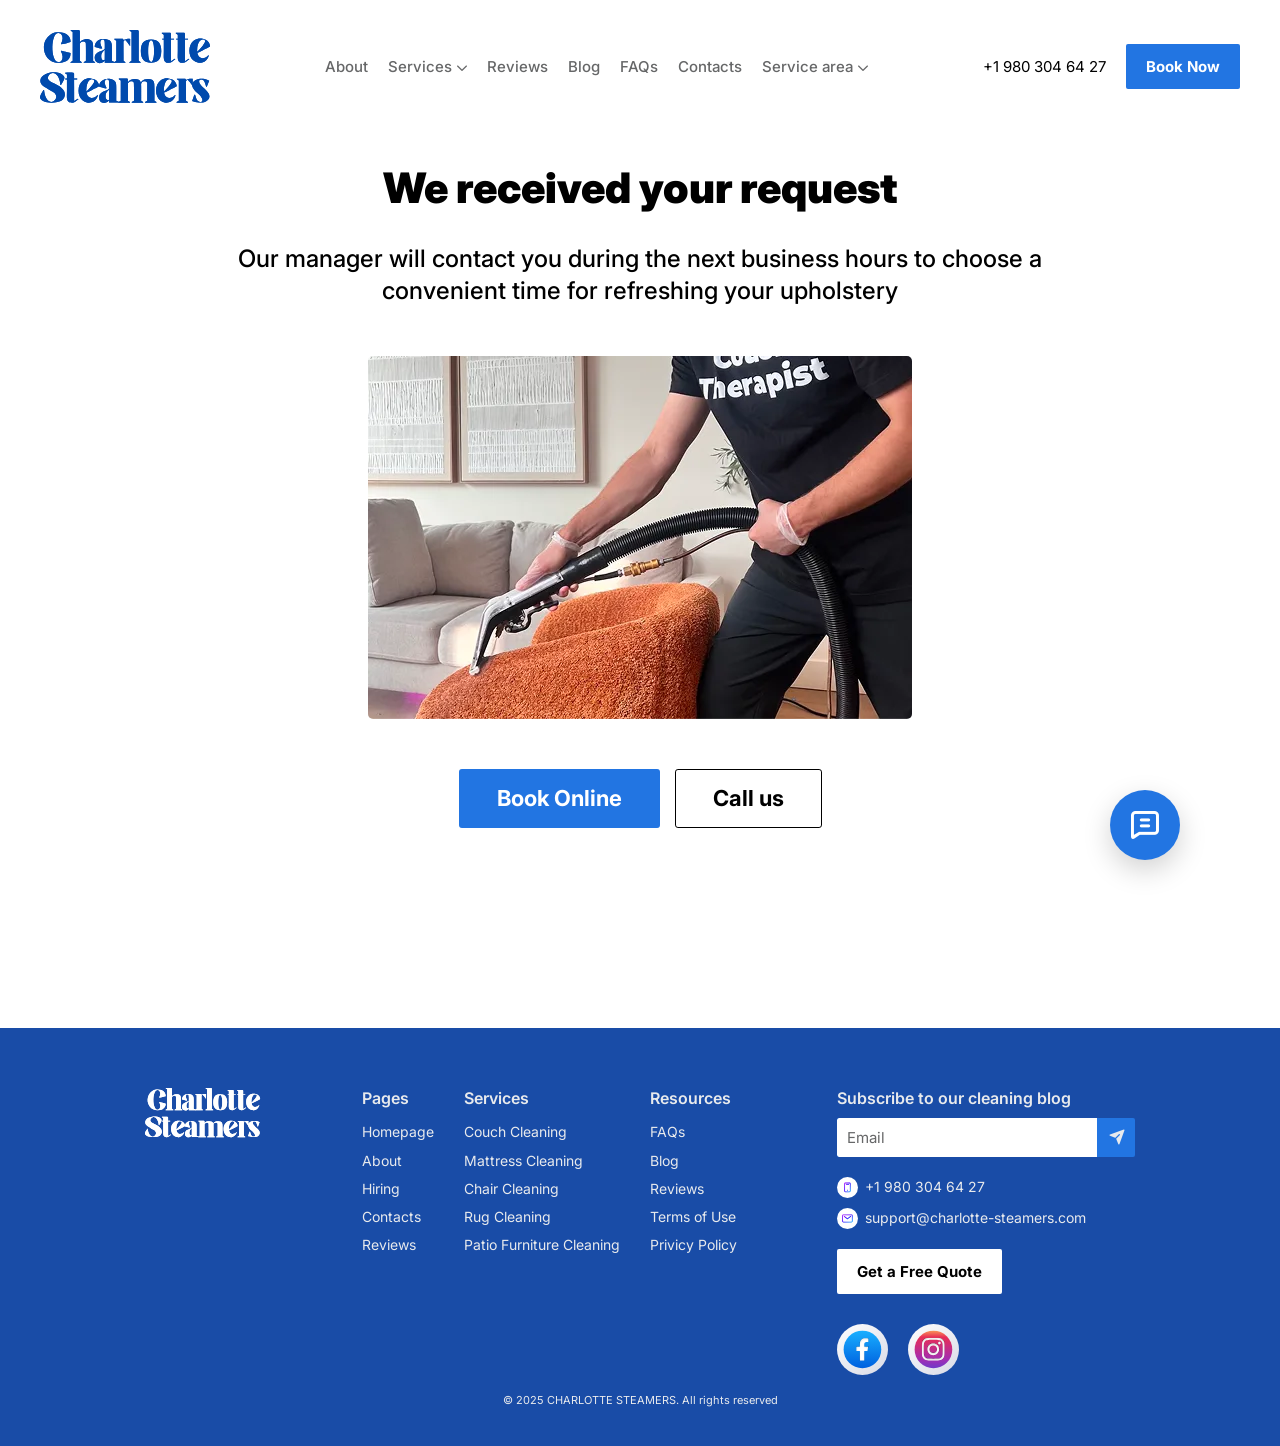
<file: thank-you.html>
<!doctype html>
<html lang="en">
	<head>
		<meta charset="UTF-8">
		<meta name="viewport" content="width=device-width, initial-scale=1.0">
		<link rel="shortcut icon" href="./assets/img/favicon.ico">
		<title>Home Page</title>
		<link rel="modulepreload" crossorigin href="./js/common.min.js?v=1767890538573">
		<script type="module" crossorigin="" src="./js/popup.min.js?v=1767890538573"></script>
		<script type="module" crossorigin="" src="./js/button.min.js?v=1767890538573"></script>
		<link rel="stylesheet" crossorigin="" href="./css/popup.min.css?v=1767890538573">
		<link rel="stylesheet" crossorigin="" href="./css/button.min.css?v=1767890538573">
		<link rel="stylesheet" crossorigin="" href="./css/thank-you.min.css?v=1767890538573">
	</head>
	<body>
		<div class="wrapper">
			<header data-fls-header="" class="header">
				<div class="header__container">
					<a href="index.html" class="header__logo">
						<img src="./assets/img/logo.svg" alt="Charlotte Syeamers Logo">
					</a>
					<div class="header__menu menu">
						<button type="button" data-fls-menu="" class="menu__icon icon-menu">
							<span></span>
						</button>
						<nav class="menu__body">
							<ul class="menu__list">
								<li class="menu__item">
									<a href="" class="menu__link">About</a>
								</li>
								<li class="menu__item menu__item--sub-list">
									<div class="menu__link menu__link--icon-arrow">Services</div>
									<div class="menu__sub-menu">
										<button type="button" class="menu__sub-list-back --icon-arrow">Back</button>
										<ul class="menu__sub-list">
											<li>
												<a href="">Couch Cleaning</a>
											</li>
											<li>
												<a href="">Chair Cleaning</a>
											</li>
											<li>
												<a href="">Mattress Cleaning</a>
											</li>
											<li>
												<a href="">Rug Cleaning</a>
											</li>
											<li>
												<a href="">Patio Furniture Cleaning</a>
											</li>
										</ul>
									</div>
								</li>
								<li class="menu__item">
									<a href="" class="menu__link">Reviews</a>
								</li>
								<li class="menu__item">
									<a href="" class="menu__link">Blog</a>
								</li>
								<li class="menu__item">
									<a href="" class="menu__link">FAQs</a>
								</li>
								<li class="menu__item">
									<a href="" class="menu__link">Contacts</a>
								</li>
								<li class="menu__item menu__item--sub-list">
									<div class="menu__link menu__link--icon-arrow">Service area</div>
									<div class="menu__sub-menu">
										<button type="button" class="menu__sub-list-back --icon-arrow">Back</button>
										<ul class="menu__sub-list">
											<li>
												<a href="">Lake Norman, NC</a>
											</li>
											<li>
												<a href="">Lake Norman, NC</a>
											</li>
											<li>
												<a href="">Lake Norman, NC</a>
											</li>
											<li>
												<a href="">Lake Norman, NC</a>
											</li>
											<li>
												<a href="">Lake Norman, NC</a>
											</li>
											<li>
												<a href="">Lake Norman, NC</a>
											</li>
											<li>
												<a href="">Lake Norman, NC</a>
											</li>
											<li>
												<a href="">Lake Norman, NC</a>
											</li>
											<li>
												<a href="">Lake Norman, NC</a>
											</li>
											<li>
												<a href="">Lake Norman, NC</a>
											</li>
											<li>
												<a href="">Lake Norman, NC</a>
											</li>
											<li>
												<a href="">Lake Norman, NC</a>
											</li>
											<li>
												<a href="">Lake Norman, NC</a>
											</li>
											<li>
												<a href="">Lake Norman, NC</a>
											</li>
											<li>
												<a href="">Lake Norman, NC</a>
											</li>
											<li>
												<a href="">Lake Norman, NC</a>
											</li>
											<li>
												<a href="">Lake Norman, NC</a>
											</li>
											<li>
												<a href="">Lake Norman, NC</a>
											</li>
											<li>
												<a href="">Lake Norman, NC</a>
											</li>
										</ul>
									</div>
								</li>
							</ul>
						</nav>
					</div>
					<div class="header__actions">
						<a data-fls-dynamic=".menu__body, 767.98, last" href="tel:+19803046427" class="header__number">+1 980 304 64 27</a>
						<a data-fls-dynamic=".header__menu, 767.98, first" data-fls-button="" href="" class="header__button button button--accent">Book Now</a>
					</div>
				</div>
			</header>
			<main class="page page--thank-you">
				<section class="page__thank-you thank-you">
					<div class="thank-you__container">
						<div data-fls-titleblock="" class="thank-you__title-block title-block title-block--big">
							<h1 class="title-block__title">We received your request</h1>
							<div class="title-block__sub-title">
								Our manager will contact you during the next business hours to choose a convenient time for
                    refreshing your upholstery
							</div>
						</div>
						<div class="thank-you__image">
							<picture>
								<img alt="Upgolstery cleaning" src="./assets/img/cover.webp">
							</picture>
						</div>
						<div class="thank-you__buttons">
							<a href="#" class="thank-you__button button button--accent button--big button--wide">Book Online</a>
							<a href="#" class="thank-you__button button button--border button--big button--wide">Call us</a>
						</div>
					</div>
				</section>
			</main>
			<footer data-fls-footer="" class="footer">
				<div class="footer__container">
					<div class="footer__upper">
						<div class="footer__main main-footer">
							<div class="main-footer__logo">
								<img src="./assets/img/logo-light.svg" alt="Charlotte Steamers Logo">
							</div>
						</div>
						<div data-fls-spollers="767.98, max" class="footer__spollers spollers-footer">
							<details class="spollers-footer__item spoller-footer">
								<summary class="spoller-footer__title">Pages</summary>
								<div class="spoller-footer__body">
									<ul class="spoller-footer__list">
										<li>
											<a href="">Homepage</a>
										</li>
										<li>
											<a href="">About</a>
										</li>
										<li>
											<a href="">Hiring</a>
										</li>
										<li>
											<a href="">Contacts</a>
										</li>
										<li>
											<a href="">Reviews</a>
										</li>
									</ul>
								</div>
							</details>
							<details class="spollers-footer__item spoller-footer">
								<summary class="spoller-footer__title">Services</summary>
								<div class="spoller-footer__body">
									<ul class="spoller-footer__list">
										<li>
											<a href="">Couch Cleaning</a>
										</li>
										<li>
											<a href="">Mattress Cleaning</a>
										</li>
										<li>
											<a href="">Chair Cleaning</a>
										</li>
										<li>
											<a href="">Rug Cleaning</a>
										</li>
										<li>
											<a href="">Patio Furniture Cleaning</a>
										</li>
									</ul>
								</div>
							</details>
							<details class="spollers-footer__item spoller-footer">
								<summary class="spoller-footer__title">Resources</summary>
								<div class="spoller-footer__body">
									<ul class="spoller-footer__list">
										<li>
											<a href="">FAQs</a>
										</li>
										<li>
											<a href="">Blog</a>
										</li>
										<li>
											<a href="">Reviews</a>
										</li>
										<li>
											<a href="">Terms of Use</a>
										</li>
										<li>
											<a href="">Privicy Policy</a>
										</li>
									</ul>
								</div>
							</details>
						</div>
						<div class="footer__info info-footer">
							<div class="info-footer__title">Subscribe to our cleaning blog</div>
							<form action="#" class="info-footer__form form-footer">
								<input data-fls-input="" autocomplete="off" required data-fls-form-validatenow="" type="email" name="form[]" data-error="Incorrect email" placeholder="Email" class="form-footer__input input">
								<button type="submit" class="form-footer__button --icon-telegraph"></button>
							</form>
							<ul class="info-footer__contacts contacts-footer">
								<li>
									<a href="tel:+19803046427">
										<div class="contacts-footer__icon">
											<img src="./assets/img/icons/mobile.svg" alt="Phone icon">
										</div>
										+1 980 304 64 27
									</a>
								</li>
								<li>
									<a href="mailto:support@charlotte-steamers.com">
										<div class="contacts-footer__icon">
											<img src="./assets/img/icons/mail.svg" alt="Main icon">
										</div>
										support@charlotte-steamers.com
									</a>
								</li>
							</ul>
							<a href="" data-fls-button="" class="info-footer__button button button--border">Get a Free Quote</a>
							<ul class="info-footer__social">
								<li>
									<a href="">
										<img src="./assets/img/icons/facebook.svg" alt="Facebook">
									</a>
								</li>
								<li>
									<a href="">
										<img src="./assets/img/icons/instagram.svg" alt="Instagram">
									</a>
								</li>
							</ul>
						</div>
					</div>
					<div class="footer__copyright">© 2025 CHARLOTTE STEAMERS. All rights reserved</div>
				</div>
			</footer>
		</div>
		<a href="#" data-fls-popup-link="popup" class="popup-link --icon-chat"></a>
		<div data-fls-popup="popup" aria-hidden="true" class="popup">
			<div data-fls-popup-wrapper="" class="popup__wrapper">
				<div data-fls-popup-body="" class="popup__body">
					<button data-fls-popup-close="" type="button" class="popup__close">
						<svg width="23" height="23" viewbox="0 0 23 23" fill="none" xmlns="http://www.w3.org/2000/svg">
							<path opacity="0.850056" d="M1.73333 1.48883L21.5469 21.0288" stroke="#979797" stroke-linecap="square"></path>
							<path opacity="0.850056" d="M21.2667 1.48883L1.45309 21.0288" stroke="#979797" stroke-linecap="square"></path>
						</svg>
					</button>
					<div data-fls-popup-content="" class="popup__text content-popup">
						<div data-fls-titleblock="" class="content-popup__title-block title-block">
							<div class="title-block__title">Book your cleaning now and get the best price</div>
							<div class="title-block__sub-title">Give new life to your sofa, mattress and carpets</div>
						</div>
						<form action="#" class="content-popup__form">
							<div class="content-popup__inputs">
								<input data-fls-input="" required autocomplete="off" type="text" name="form[name]" data-error="Incorrect data" placeholder="Name" class="content-popup__input input">
								<input data-fls-input="" required autocomplete="off" type="email" name="form[email]" data-error="Incorrect data" placeholder="Email" class="content-popup__input input">
								<input data-fls-input="" autocomplete="on" required type="tel" name="form[tel]" data-error="Incorrect data" placeholder="+1 (555) 123-4567" pattern="^\+1 \(\d{3}\) \d{3}-\d{4}$" id="phone-input-popup" class="content-popup__input input">
								<input data-fls-input="" required autocomplete="off" type="number" name="form[zip]" data-error="Incorrect data" placeholder="Zip code" class="content-popup__input input">
							</div>
							<button type="submit" class="content-popup__button button button--accent">Get the best price</button>
						</form>
					</div>
				</div>
			</div>
		</div>
	</body>
</html>
</file>
<file: css/popup.min.css>
@import url("https://fonts.googleapis.com/css2?family=Inter:ital,opsz,wght@0,14..32,100..900;1,14..32,100..900&display=swap");*{border:0;margin:0;padding:0}*,:after,:before{box-sizing:border-box}:after,:before{display:inline-block}body,html{height:100%}body{line-height:1;scrollbar-gutter:stable;-ms-text-size-adjust:100%;-moz-text-size-adjust:100%;-webkit-text-size-adjust:100%;-webkit-font-smoothing:antialiased;-moz-osx-font-smoothing:grayscale}button,input,textarea{background-color:transparent;color:inherit;font-family:inherit;font-size:inherit;line-height:inherit}input,textarea{width:100%}label{display:inline-block}button,option,select{cursor:pointer}a{color:inherit;display:inline-block;text-decoration:none}ul li{list-style:none}img{height:auto;max-width:100%;vertical-align:middle}h1,h2,h3,h4,h5,h6{font-size:inherit;font-weight:inherit}address{font-style:normal}@font-face{font-display:swap;font-family:iconfont;src:url(../assets/fonts/iconfont.woff2?11b932e0365105912c8c150dc7211b80) format("woff2")}[class*="--icon-"]:before{font-family:iconfont}[class*="--icon-telegraph"]:before{content:"\f101"}[class*="--icon-star"]:before{content:"\f102"}[class*="--icon-chat"]:before{content:"\f103"}[class*="--icon-arrow"]:before{content:"\f104"}[class*="--icon-arrow-long"]:before{content:"\f105"}body{color:#000;font-family:Inter;font-size:.9375rem;min-width:20rem}[data-fls-scrolllock] body{overflow:hidden;overscroll-behavior:none;touch-action:none}.wrapper{display:flex;flex-direction:column;min-height:100%;overflow:clip}.wrapper>main{flex:1 1 auto}.wrapper>*{min-width:0}[class*=__container]{max-width:76.875rem}[class*=__container--big],[class*=__container]{margin:0 auto;padding-left:.9375rem;padding-right:.9375rem}[class*=__container--big]{max-width:85.625rem}.title{font-weight:900;line-height:120%}.ibg{position:relative}.ibg iframe,.ibg img{height:100%;left:0;object-fit:cover;position:absolute;top:0;width:100%}.text{line-height:160%}.text p:not(:last-child){margin-bottom:.4375rem}.line{background-color:#666768;box-shadow:0 .25rem .6875rem rgba(0,0,0,.53);height:.0625rem;width:100%}.title-block{margin:0 auto;max-width:53.125rem;text-align:center}.title-block--big .title-block__title{font-weight:900;line-height:120%}.title-block__title{font-weight:600;line-height:131.25%}.title-block__title span{color:#004aad}.title-block__title:not(:last-child){margin-bottom:.625rem}.title-block__sub-title{font-weight:500;line-height:130%}input[type=email],input[type=tel],input[type=text],textarea{-webkit-appearance:none;-moz-appearance:none;appearance:none}.input{background-color:#fff;border:.0625rem solid #a0aab8;border-radius:.3125rem;caret-color:inherit;color:#000;display:block;padding:.75rem 1.25rem;width:100%}.input[placeholder]:not([data-fls-placeholder-nohiden])::placeholder{color:#666768;line-height:8.125rem;transition:opacity .3s}.input[placeholder]:not([data-fls-placeholder-nohiden]):focus::placeholder{opacity:0}textarea.input{padding:0;resize:vertical}body:after{background-color:rgba(0,0,0,.7);content:"";height:100%;left:0;opacity:0;pointer-events:none;position:fixed;top:0;transition:opacity .8s ease 0s;width:100%;z-index:149}[data-fls-popup-open] body:after{opacity:1}[data-fls-popup]{bottom:0;left:0;padding:1.875rem .625rem;pointer-events:none;position:fixed;right:0;top:0;transition:visibility .8s ease 0s;visibility:hidden}[data-fls-popup][data-fls-popup-active]{overflow:auto;pointer-events:auto;visibility:visible;z-index:150}[data-fls-popup-active] [data-fls-popup-body]{transform:scale(1);visibility:visible}[data-fls-popup-wrapper]{align-items:center;display:flex;flex:1 1 auto;flex-direction:column;justify-content:center;min-height:100%;width:100%}[data-fls-popup-body]{background-color:#fff;border-radius:1.25rem;max-width:31.25rem;padding:1.875rem;transform:scale(0);transition:transform .3s ease 0s,visibility .3s ease 0s;visibility:hidden;width:100%}[data-fls-popup-youtube-place] iframe{aspect-ratio:16/9;width:100%}.popup-link.--icon-chat{align-items:center;animation:chatPulse 2s ease-in-out infinite;background-color:#2275e2;border-radius:50%;bottom:1.75rem;box-shadow:0 .625rem 1.75rem rgba(0,0,0,.18);color:#fff;display:flex;height:4.375rem;justify-content:center;position:fixed;right:1.75rem;text-decoration:none;transition:transform .3s ease,box-shadow .3s ease,filter .3s ease;width:4.375rem;z-index:2}.popup-link.--icon-chat:before{font-size:1.75rem}@keyframes chatPulse{0%{transform:scale(1)}45%{transform:scale(1.08)}to{transform:scale(1)}}.popup-link.--icon-chat:hover{box-shadow:0 .875rem 2.125rem rgba(0,0,0,.22);filter:brightness(1.04);transform:translateY(-.3125rem)}.content-popup{padding-top:1.25rem}.content-popup__title-block:not(:last-child){margin-bottom:1.875rem}.content-popup__title-block .title-block__title:not(:last-child){margin-bottom:1.25rem}.content-popup__title-block .title-block__sub-title{font-size:1rem;font-weight:400}.content-popup__inputs:not(:last-child){margin-bottom:1.5625rem}.content-popup__input{font-size:1.0625rem}.content-popup__input:not(:last-child){margin-bottom:.625rem}.content-popup__button{font-size:1.125rem;width:100%}@media (max-width:29.99875em){[data-fls-popup-body]{padding:1.25rem}.content-popup__inputs:not(:last-child),.content-popup__title-block .title-block__title:not(:last-child){margin-bottom:.9375rem}}@media (width <= 20em){.title{font-size:2.25rem}main{padding-bottom:2.5rem}.title-block--big .title-block__title{font-size:2.25rem}.title-block__title{font-size:1.5rem}.title-block__sub-title{font-size:1.125rem}.content-popup__title-block .title-block__title{font-size:1.75rem}}@media (width > 20em) and (width <= 76.875em){.title{font-size:clamp(2.25rem,2.11813186813125rem + .6593406593vw,2.625rem)}main{padding-bottom:clamp(2.5rem,1.18131868131875rem + 6.5934065934vw,6.25rem)}.title-block--big .title-block__title{font-size:clamp(2.25rem,2.11813186813125rem + .6593406593vw,2.625rem)}.title-block__title{font-size:clamp(1.5rem,1.324175824175rem + .8791208791vw,2rem)}.title-block__sub-title{font-size:clamp(1.125rem,.99313186813125rem + .6593406593vw,1.5rem)}.content-popup__title-block .title-block__title{font-size:clamp(1.75rem,1.6620879120875rem + .4395604396vw,2rem)}}@media (min-width:61.99875em){.popup-link.--icon-chat{bottom:2.5rem;right:6.25rem}}@media (width > 76.875em){.title{font-size:2.625rem}main{padding-bottom:6.25rem}.title-block--big .title-block__title{font-size:2.625rem}.title-block__title{font-size:2rem}.title-block__sub-title{font-size:1.5rem}.content-popup__title-block .title-block__title{font-size:2rem}}
</file>
<file: css/index.min.css>
.choose-city__container{margin:auto}.choose-city__title-block:not(:last-child){margin-bottom:3.125rem}.choose-city__items{display:grid;gap:1.25rem;grid-template-columns:repeat(auto-fit,minmax(18.75rem,1fr))}.item-choose-city{border-radius:.3125rem;box-shadow:0 .125rem .5rem 0 rgba(0,0,0,.15);overflow:hidden}.item-choose-city__image{overflow:hidden;padding-bottom:51.8134715026%}.item-choose-city__image img{transition:transform .3s}.item-choose-city__city{font-size:1.375rem;font-weight:700;line-height:130%;padding:.9375rem 1.25rem;text-align:center;transition:color .3s}@media (max-width:47.99875em){.choose-city__title-block:not(:last-child){margin-bottom:1.875rem}.choose-city__items{gap:.9375rem}}@media (width <= 20em){.choose-city{padding-bottom:1.25rem;padding-top:3.125rem}}@media (width > 20em) and (width <= 76.875em){.choose-city{padding-bottom:clamp(1.25rem,.1510989011rem + 5.4945054945vw,4.375rem);padding-top:clamp(3.125rem,1.5865384615375rem + 7.6923076923vw,7.5rem)}}@media (min-width:47.99875em){.item-choose-city__image{padding-bottom:63.2124352332%}}@media (width > 76.875em){.choose-city{padding-bottom:4.375rem;padding-top:7.5rem}}@media (any-hover:hover),(pointer:fine){html:not([data-fls-touch]) .item-choose-city:hover img{transform:scale(1.05)}html:not([data-fls-touch]) .item-choose-city:hover{color:#2275e2}}
</file>
<file: css/button.min.css>
[data-fls-spollers] summary{list-style:none}[data-fls-spollers] summary::-webkit-details-marker,[data-fls-spollers] summary::marker{display:none}.spollers{display:grid;gap:.9375rem}.spollers__item{font-size:1.25rem}.spollers__title{border:.0625rem solid #eee;border-radius:.3125rem;cursor:default;list-style:none;padding:.625rem .9375rem;position:relative;text-align:left;width:100%}.spollers__title::-webkit-details-marker,.spollers__title::marker{display:none}.--spoller-init .spollers__title{cursor:pointer}.--spoller-init .spollers__title:after,.--spoller-init .spollers__title:before{background-color:#000;content:"";height:.125rem;position:absolute;right:.625rem;top:50%;transition:transform .5s ease 0s;width:.9375rem}.--spoller-init .spollers__title:before{transform:translate(-75%,-50%) rotate(40deg)}.--spoller-init .spollers__title:after{transform:translateY(-50%) rotate(-40deg)}.--spoller-init .spollers__title.--spoller-active:before{transform:translateX(-75%) rotate(-40deg)}.--spoller-init .spollers__title.--spoller-active:after{transform:rotate(40deg)}.spollers__body{border:.0625rem solid #eee;border-radius:.3125rem;padding:1.25rem}.icon-menu{display:none}.header{background-color:#fff;left:0;padding:1.875rem 0;position:fixed;top:0;width:100%;z-index:10}.header__container{align-items:center;gap:1.875rem}.header__logo{position:relative;z-index:5}.header__actions{display:none}.header__number{line-height:140%}.header__button{position:relative;z-index:5}.menu__list{display:flex;gap:1.25rem}.menu__link--icon-arrow{align-items:center;display:flex;flex-direction:row-reverse;gap:.3125rem;justify-content:space-between;position:relative}.menu__link--icon-arrow:before{font-size:.6666666667em;transition:transform .3s}.menu__link{color:#666768;font-weight:500;line-height:auto;transition:color .3s}.menu__sub-menu a{line-height:140%}.menu__sub-list{display:flex;flex-direction:column}.menu__sub-list-back{display:none}.footer{background-color:#194ca7;color:#e8eaed}.footer__container{max-width:63.75rem}.footer__upper{display:flex;gap:2.5rem;justify-content:space-between}.footer__upper:not(:last-child){margin-bottom:1.25rem}.footer__copyright{font-size:.6875rem;text-align:center}.main-footer{display:flex;flex-direction:column;justify-content:space-between}.spollers-footer{column-gap:1.875rem;display:flex;flex-wrap:wrap;row-gap:.625rem}.spoller-footer__title{font-size:1rem;font-weight:600;line-height:130%}.spoller-footer__body:not(:first-child){padding-top:.9375rem}.spoller-footer__list{font-size:.875rem;line-height:130%}.spoller-footer__list li:not(:last-child){margin-bottom:.625rem}.info-footer__title{font-size:1rem;font-weight:600;line-height:130%}.info-footer__title:not(:last-child){margin-bottom:.625rem}.info-footer__contacts{font-size:.875rem;line-height:120%}.info-footer__contacts:not(:last-child){margin-bottom:1.25rem}.info-footer__contacts li:not(:last-child){margin-bottom:.625rem}.info-footer__contacts a{align-items:center;display:flex;gap:.4375rem;transition:opacity .3s}.info-footer .contacts-footer__icon{align-items:center;display:flex;height:1.3125rem;justify-content:center;position:relative;width:1.3125rem}.info-footer .contacts-footer__icon:before{background-color:#fff;border-radius:50%;content:"";display:block;height:1.3125rem;left:0;position:absolute;top:0;width:1.3125rem}.info-footer .contacts-footer__icon img{position:relative;z-index:2}.info-footer__button.button--border{outline:none}.info-footer__button{color:#000}.info-footer__button:not(:last-child){margin-bottom:1.875rem}.info-footer__social{align-items:center;display:flex;flex-wrap:wrap;gap:1.25rem}.info-footer__social a{transition:opacity .3s}.form-footer{align-items:center;background-color:#2275e2;border-radius:.125rem;display:flex;justify-content:center;max-width:18.75rem;overflow:hidden}.form-footer:not(:last-child){margin-bottom:1.25rem}.form-footer__input.input{border:none;border-radius:.125rem 0 0 .125rem;padding:.625rem}.form-footer__button{flex:0 0 2.375rem;font-size:1.25rem;height:2.375rem;overflow:hidden;width:2.375rem}.form-footer__button:before{transform:translate(.0625rem,.0625rem);transition:transform .3s}.button{border-radius:.1333333333em;display:inline-flex;font-weight:700;justify-content:center;line-height:140%;padding:.8em 1.3333333333em;text-align:center;transition:all .3s}.button--accent{background-color:#2275e2;color:#fff;overflow:hidden;position:relative}.button--accent:before{animation:shine 2.2s infinite;background:linear-gradient(75deg,hsla(0,0%,100%,0),hsla(0,0%,100%,.2) 50%,hsla(0,0%,100%,0));content:"";height:100%;left:-120%;position:absolute;top:0;transform:skewX(-20deg);width:60%}@keyframes shine{0%{left:-120%}60%{left:140%}to{left:140%}}.button--border{background-color:#fff;outline:.0625rem solid #000;outline-offset:-.0625rem}.button--wide{padding:.9333333333em 2.5333333333em}.button--big{font-size:1.375rem;padding:.6363636364em 1.7272727273em}@media (width <= 63.75em){.header__number{display:none}}@media (max-width:47.99875em) and (any-hover:none){.icon-menu{cursor:default}}@media (max-width:47.99875em){.icon-menu{display:block;height:1.125rem;position:relative;width:1.875rem;z-index:5}.icon-menu span,.icon-menu:after,.icon-menu:before{background-color:#666768;border-radius:.125rem;content:"";height:.125rem;position:absolute;right:0;transition:all .3s ease 0s;width:100%}.icon-menu:before{top:0}.icon-menu:after{bottom:0}.icon-menu span{top:calc(50% - .0625rem)}[data-fls-menu-open] .icon-menu span{width:0}[data-fls-menu-open] .icon-menu:before{top:calc(50% - .0625rem);transform:rotate(-45deg)}[data-fls-menu-open] .icon-menu:after{bottom:calc(50% - .0625rem);transform:rotate(45deg)}.header{padding:.9375rem 0}.header__container{display:flex;justify-content:space-between}.header__menu{align-items:center;display:flex;gap:.9375rem;justify-content:flex-end}.menu__body{height:100svh;overflow:auto;padding:6.25rem .9375rem 1.875rem;z-index:1}.menu__body,.menu__body:before{background-color:#fff;left:-100%;position:fixed;top:0;transition:left .3s;width:100%}.menu__body:before{content:"";height:6.25rem;z-index:2}[data-fls-menu-open] .menu__body,[data-fls-menu-open] .menu__body:before{left:0}.menu__list{flex-direction:column}.menu__link--icon-arrow:before{transform:rotate(-90deg)}.menu__link{color:#000;font-size:1.5rem}.menu__sub-menu{height:100svh;overflow:auto;padding:6.25rem .9375rem 1.875rem;z-index:2}.menu__sub-menu,.menu__sub-menu:before{background-color:#fff;left:-100%;position:fixed;top:0;transition:left .3s;width:100%}.menu__sub-menu:before{content:"";height:6.25rem;z-index:3}.menu__item--sub-list._active .menu__sub-menu,.menu__item--sub-list._active .menu__sub-menu:before{left:0}.menu__sub-list{font-size:1.375rem;font-weight:500;gap:.625rem}.menu__sub-list-back{align-items:center;color:#666768;display:flex;font-size:1.375rem;font-weight:600;gap:.3125rem}.menu__sub-list-back:before{font-size:.6666666667em;transform:rotate(90deg)}.menu__sub-list-back:not(:last-child){margin-bottom:.9375rem}.footer__upper{flex-direction:column;gap:1.875rem}.spollers-footer{flex-direction:column;gap:.9375rem}.spoller-footer__title{align-items:center;display:flex;font-size:1.25rem;gap:.9375rem;justify-content:space-between}.spoller-footer__title.--spoller-active:after{transform:rotate(-180deg)}.spoller-footer__title:after{content:"\f104";font-family:iconfont;font-size:.6666666667em;transition:transform .3s}.spoller-footer__body:not(:first-child){padding-top:.625rem}.spoller-footer__list{font-size:1rem}.info-footer__social{justify-content:center}.button--big{font-size:1.25rem}}@media (width <= 21.875em){.header__container{gap:1.25rem}}@media (width <= 20em){.header__logo img{width:7.8125rem}.footer{padding-bottom:1.25rem;padding-top:1.25rem}}@media (width > 20em) and (width <= 76.875em){.header__logo img{width:clamp(7.8125rem,6.8234890109875rem + 4.9450549451vw,10.625rem)}.footer{padding-bottom:clamp(1.25rem,.8104395604375rem + 2.1978021978vw,2.5rem);padding-top:clamp(1.25rem,.37087912088125rem + 4.3956043956vw,3.75rem)}}@media (min-width:47.99875em){.header__container{display:grid;grid-template-columns:auto 1fr auto}.header__actions{align-items:center;display:flex;gap:1.25rem}.menu__list{align-items:center;column-gap:1.25rem;flex-wrap:wrap;justify-content:center;row-gap:.625rem}.menu__item--sub-list{position:relative}.menu__item--sub-list._active .menu__link{color:#2275e2}.menu__item--sub-list._active .menu__link:before{transform:rotate(-180deg)}.menu__item--sub-list._active .menu__sub-menu{opacity:1;pointer-events:all}.menu__sub-menu{background-color:#fff;border-radius:.3125rem;box-shadow:.0625rem .0625rem .25rem rgba(0,0,0,.1);left:-.9375rem;max-width:12.5rem;opacity:0;padding:.625rem .9375rem;pointer-events:none;position:absolute;top:150%;transition:all .3s;width:100vw;z-index:2}.menu__sub-list{gap:.3125rem}}@media (width > 76.875em){.header__logo img{width:10.625rem}.footer{padding-bottom:2.5rem;padding-top:3.75rem}}@media (any-hover:hover),(pointer:fine){html:not([data-fls-touch]) .header__number:hover{text-decoration:underline}html:not([data-fls-touch]) .menu__link:hover{color:#2275e2;cursor:pointer}html:not([data-fls-touch]) .menu__sub-menu a:hover,html:not([data-fls-touch]) .spoller-footer__list a:hover{text-decoration:underline}html:not([data-fls-touch]) .info-footer__contacts a:hover,html:not([data-fls-touch]) .info-footer__social a:hover{opacity:.7}html:not([data-fls-touch]) .form-footer__button:hover:before{transform:translate(.1875rem,-.125rem)}html:not([data-fls-touch]) .button--accent:hover{background-color:#3689f6}html:not([data-fls-touch]) .button--border:hover{color:#2275e2;outline-color:#2275e2}html:not([data-fls-touch]) .button--hover-black:hover{background-color:#000;color:#fff;outline-color:#000}}
</file>
<file: css/area.min.css>
.quiz__container{max-width:35rem}.quiz__progress:not(:last-child){margin-bottom:2.5rem}.progress{align-items:center;display:flex;flex-direction:column}.progress__percent{font-size:16;font-weight:500;line-height:120%}.progress__percent:not(:last-child){margin-bottom:.5rem}.progress__progress-bar{background-color:#dcdcdd;border-radius:.125rem;height:.1875rem;position:relative;width:10rem}.progress__progress-bar span{background-color:#2275e2;border-radius:.125rem;height:.1875rem;left:0;position:absolute;top:0;transition:width .3s;width:20%}.form-quiz__steps{overflow:hidden;position:relative;transition:height .3s ease-in-out}.form-quiz__step{display:flex;flex-direction:column;max-height:0;opacity:0;overflow:hidden;transform:translateY(1.25rem);transition:max-height .5s ease-in-out .5s,opacity .5s ease-in-out .5s,transform .5s ease-in-out .5s}.form-quiz__step._choose,.form-quiz__step._first{max-height:43.75rem;opacity:1;transform:translateY(0)}.form-quiz__step._choosen{max-height:0;opacity:0;transform:translateY(-1.25rem)}@keyframes positionAbsolute{0%{position:relative}to{position:absolute}}.form-quiz__step--1 .form-quiz__label{width:100%}.form-quiz__step--1 .form-quiz__items{flex-direction:column;gap:.8125rem}.form-quiz__step--4 .form-quiz__input{width:100%}.form-quiz__step--4 .form-quiz__items{flex-direction:column;gap:.8125rem}.form-quiz__title-block{text-align:center}.form-quiz__title-block:not(:last-child){margin-bottom:3.125rem}.form-quiz__items{display:flex;flex-wrap:wrap;gap:.8125rem;justify-content:center}.form-quiz__radio{height:0;margin:0;opacity:0;padding:0;position:absolute;width:0}.form-quiz__label{background-color:#eff1f4;border:.0625rem solid #a0aab8;border-radius:.3125rem;color:#666768;cursor:pointer;font-size:1.125rem;line-height:130%;padding:.75rem 1.25rem;transition:all .3s}.form-quiz__label._active{animation:up .5s ease-in-out forwards;background-color:#2275e2!important;border-color:#2275e2;color:#fff}@keyframes up{0%{transform:translate(0)}50%{transform:translateY(-.625rem)}to{transform:translate(0)}}.form-quiz__input{font-size:1.125rem}.form-quiz__button{align-self:center}.form-quiz__button:not(:first-child){margin-top:3.125rem}.post__wrapper{display:flex;flex-direction:column;height:100%}.post__image{overflow:hidden;padding-bottom:82.5396825397%}.post__image img{transition:transform .3s}.post__content{display:flex;flex:1 1 auto;flex-direction:column;gap:1.875rem;max-height:100%;padding:1.875rem .9375rem 0}.post__body{flex:1 1 auto}.post__sub-title{font-size:.75rem;font-style:italic;font-weight:500;line-height:130%;text-transform:uppercase}.post__sub-title:not(:last-child){margin-bottom:.3125rem}.post__title{font-size:1.5rem;text-transform:uppercase}.post__title:not(:last-child){margin-bottom:1.25rem}.post__button{align-self:flex-start;font-size:.75rem}.book{background-color:#03112a}.book__body{align-items:center;display:flex;flex-direction:column;gap:2.5rem}.book__title-block{color:#fff}.book__buttons{display:flex;gap:.9375rem}.upper-book{background-color:#f4f7fc}.upper-book__container--big{align-items:center;display:flex}.upper-book__image{flex:0 0 10rem}.upper-book__image img{width:15rem}.upper-book__quote{color:#004aad;font-weight:700;line-height:115%}.blog__items{column-gap:1.25rem;display:grid;grid-template-columns:repeat(auto-fill,minmax(18.75rem,1fr));row-gap:3.125rem}.blog__item{flex:1 1 18.75rem}.blog__line{box-shadow:none;display:block}.blog__line:not(:last-child){margin-bottom:4.375rem}.area__title-block:not(:last-child){margin-bottom:1.875rem}.area__serving{align-items:center;column-gap:.9375rem;display:flex;flex-wrap:wrap;justify-content:center;row-gap:.625rem}.area__serving:not(:last-child){margin-bottom:1.875rem}.area__serving li{font-size:1.125rem;font-weight:600}.area__map{padding-bottom:40%}@media (max-width:61.99875em){.upper-book__container--big{flex-direction:column-reverse}.upper-book__image{flex:0 0 15rem}.upper-book__quote{text-align:center}}@media (max-width:47.99875em){.form-quiz__step--1 .form-quiz__items{gap:.625rem}.form-quiz__title-block:not(:last-child){margin-bottom:1.25rem}.form-quiz__button:not(:first-child){margin-top:1.875rem}.post__content{gap:1.25rem;padding:1.25rem 0 0}.post__title:not(:last-child){margin-bottom:.625rem}.book__body{gap:1.25rem}.book__buttons{flex-direction:column;gap:.625rem;width:100%}.book__button{width:100%}.blog__items{row-gap:1.875rem}.blog__line:not(:last-child){margin-bottom:1.875rem}.area__serving li{font-size:1rem}}@media (width <= 30em){.upper-book__container--big{gap:1.25rem}}@media (width <= 20em){.quiz{padding-bottom:2.5rem;padding-top:1.25rem}.book{margin-bottom:1.875rem;margin-top:1.875rem}.book__body{padding-bottom:1.875rem;padding-top:1.875rem}.upper-book{padding-bottom:1.25rem;padding-top:1.25rem}.upper-book__quote{font-size:1.5rem}.area,.blog{padding-top:1.25rem}.area{padding-bottom:1.25rem}}@media (width > 20em) and (width <= 76.875em){.quiz{padding-bottom:clamp(2.5rem,1.18131868131875rem + 6.5934065934vw,6.25rem);padding-top:clamp(1.25rem,1.03021978021875rem + 1.0989010989vw,1.875rem)}.book{margin-bottom:clamp(1.875rem,1.21565934065625rem + 3.2967032967vw,3.75rem);margin-top:clamp(1.875rem,1.21565934065625rem + 3.2967032967vw,3.75rem)}.book__body{padding-bottom:clamp(1.875rem,1.21565934065625rem + 3.2967032967vw,3.75rem);padding-top:clamp(1.875rem,1.21565934065625rem + 3.2967032967vw,3.75rem)}.upper-book{padding-bottom:clamp(1.25rem,.8104395604375rem + 2.1978021978vw,2.5rem);padding-top:clamp(1.25rem,.8104395604375rem + 2.1978021978vw,2.5rem)}.upper-book__quote{font-size:clamp(1.5rem,.81868131868125rem + 3.4065934066vw,3.4375rem)}.blog{padding-top:clamp(1.25rem,.59065934065625rem + 3.2967032967vw,3.125rem)}.area{padding-bottom:clamp(1.25rem,.37087912088125rem + 4.3956043956vw,3.75rem);padding-top:clamp(1.25rem,.37087912088125rem + 4.3956043956vw,3.75rem)}}@media (width > 30em) and (width <= 83.75em){.upper-book__container--big{gap:clamp(1.25rem,-.14534883720625rem + 4.6511627907vw,3.75rem)}}@media (width > 76.875em){.quiz{padding-bottom:6.25rem;padding-top:1.875rem}.book{margin-bottom:3.75rem;margin-top:3.75rem}.book__body{padding-bottom:3.75rem;padding-top:3.75rem}.upper-book{padding-bottom:2.5rem;padding-top:2.5rem}.upper-book__quote{font-size:3.4375rem}.blog{padding-top:3.125rem}.area{padding-bottom:3.75rem;padding-top:3.75rem}}@media (width > 83.75em){.upper-book__container--big{gap:3.75rem}}@media (any-hover:hover),(pointer:fine){html:not([data-fls-touch]) .form-quiz__label:hover{background-color:#fff}html:not([data-fls-touch]) .post__image img:hover{transform:scale(1.05)}}
</file>
<file: css/about.min.css>
.about__container{max-width:90rem}.about__title-block:not(:last-child){margin-bottom:3.125rem}.about__item:not(:last-child){margin-bottom:2.5rem}.item-about__image img{border-radius:0 3.125rem 3.125rem 0}.item-about__body{flex:0 0 48%}.item-about__title{font-size:2.25rem;font-weight:700}.item-about__title:not(:last-child){margin-bottom:.4166666667em}@media (max-width:76.875em){.item-about{display:flex;flex-direction:column-reverse;gap:1.25rem}.item-about__image img{border-radius:.25rem;max-width:43.75rem;position:relative}}@media (max-width:47.99875em){.about__item:not(:last-child),.about__title-block:not(:last-child){margin-bottom:1.875rem}.item-about__title{font-size:1.75rem}}@media (width <= 20em){.about{padding-bottom:1.875rem;padding-top:1.25rem}}@media (width > 20em) and (width <= 76.875em){.about{padding-bottom:clamp(1.875rem,.99587912088125rem + 4.3956043956vw,4.375rem);padding-top:clamp(1.25rem,.59065934065625rem + 3.2967032967vw,3.125rem)}}@media (width > 76.875em){.about{padding-bottom:4.375rem;padding-top:3.125rem}}@media (min-width:76.875em){.item-about{align-items:center;display:grid;gap:3.75rem;grid-template-columns:1fr minmax(auto,44.375rem)}.item-about__image{height:100%;padding-bottom:63.2352941176%}.item-about:nth-child(2){align-items:center;grid-template-columns:minmax(auto,44.375rem) 1fr}.item-about:nth-child(2) .item-about__image{order:2}.item-about:nth-child(2) .item-about__body{order:1}.item-about:nth-child(2) .item-about__image img{border-radius:3.125rem 0 0 3.125rem}}
</file>
<file: css/blog.min.css>
.blog-page__container--big{align-items:center;display:flex;flex-direction:column;max-width:90rem}.blog-page__items{display:grid;gap:1.25rem;grid-template-columns:repeat(auto-fit,minmax(18.75rem,1fr));row-gap:1.875rem;width:100%}@media (width <= 20em){.blog-page{padding-bottom:1.875rem;padding-top:1.25rem}.blog-page__container--big{gap:1.25rem}}@media (width > 20em) and (width <= 76.875em){.blog-page{padding-bottom:clamp(1.875rem,.99587912088125rem + 4.3956043956vw,4.375rem);padding-top:clamp(1.25rem,.59065934065625rem + 3.2967032967vw,3.125rem)}.blog-page__container--big{gap:clamp(1.25rem,.59065934065625rem + 3.2967032967vw,3.125rem)}}@media (min-width:47.99875em){.blog-page__items{row-gap:2.5rem}}@media (width > 76.875em){.blog-page{padding-bottom:4.375rem;padding-top:3.125rem}.blog-page__container--big{gap:3.125rem}}
</file>
<file: css/contacts.min.css>
.contacts__title-block:not(:last-child){margin-bottom:1.875rem}.contacts__items{align-items:center;display:flex;flex-direction:column;gap:.625rem}.contacts__item{display:flex;font-size:1.25rem;gap:.3125rem;line-height:130%}.contacts__item span{font-weight:700}.contacts__item a{color:#2275e2}@media (max-width:47.99875em){.contacts__item{font-size:1rem}}@media (width <= 20em){.contacts{padding-bottom:1.875rem;padding-top:1.25rem}}@media (width > 20em) and (width <= 76.875em){.contacts{padding-bottom:clamp(1.875rem,.99587912088125rem + 4.3956043956vw,4.375rem);padding-top:clamp(1.25rem,.59065934065625rem + 3.2967032967vw,3.125rem)}}@media (width > 76.875em){.contacts{padding-bottom:4.375rem;padding-top:3.125rem}}@media (any-hover:hover),(pointer:fine){html:not([data-fls-touch]) .contacts__item a:hover{text-decoration:underline}}
</file>
<file: css/hiring.min.css>
.hiring__title:not(:last-child){margin-bottom:1.25rem}.hiring__subtitle{color:#2275e2;font-size:1.5rem;line-height:130%}.hiring__item:not(:last-child),.hiring__subtitle:not(:last-child){margin-bottom:1.25rem}.hiring__image{display:none}.item-hiring__title{font-size:1.25rem;font-weight:600}.item-hiring__title:not(:last-child){margin-bottom:.3125rem}.item-hiring__list li{align-items:center;display:flex;gap:.3125rem;line-height:140%}.item-hiring__list li:before{background-color:#000;border-radius:50%;content:"";height:.3125rem;width:.3125rem}.item-hiring__list:not(:last-child){margin-bottom:.625rem}.item-hiring__contacts{line-height:140%}.item-hiring__contacts a{display:block;text-decoration:underline;transition:color .3s}@media (max-width:47.99875em){.hiring__title:not(:last-child){margin-bottom:.625rem}.hiring__subtitle:not(:last-child){margin-bottom:.9375rem}}@media (width <= 20em){.hiring{padding-bottom:1.25rem;padding-top:1.25rem}}@media (width > 20em) and (width <= 76.875em){.hiring{padding-bottom:clamp(1.25rem,-.50824175824375rem + 8.7912087912vw,6.25rem);padding-top:clamp(1.25rem,.59065934065625rem + 3.2967032967vw,3.125rem)}}@media (min-width:47.99875em){.hiring__container{display:grid;gap:3.125rem;grid-template-columns:repeat(2,1fr)}.hiring__image{display:block;height:100%}}@media (width > 76.875em){.hiring{padding-bottom:6.25rem;padding-top:3.125rem}}@media (any-hover:hover),(pointer:fine){html:not([data-fls-touch]) .item-hiring__contacts a:hover{color:#2275e2}}
</file>
<file: css/post.min.css>
.post-page__container>:not(:last-child){margin-bottom:1.875rem}.post-page__image{border-radius:.25rem;padding-bottom:33%}.post-page__content h2,.post-page__content h3,.post-page__content h4{font-weight:600;line-height:130%}.post-page__content h2{font-size:2rem}.post-page__content h3{font-size:1.5rem}.post-page__content h4{font-size:1.25rem}.post-page__content h2:not(:first-child){margin-top:1.25rem}.post-page__content h3:not(:first-child){margin-top:.9375rem}.post-page__content h4:not(:first-child),.post-page__content p:not(:first-child){margin-top:.625rem}.post-page__content p{line-height:140%}@media (max-width:47.99875em){.post-page__container>:not(:last-child){margin-bottom:1.25rem}.post-page__image{padding-bottom:50%}}@media (width <= 20em){.post-page{padding-bottom:1.25rem;padding-top:1.25rem}}@media (width > 20em) and (width <= 76.875em){.post-page{padding-bottom:clamp(1.25rem,-.50824175824375rem + 8.7912087912vw,6.25rem);padding-top:clamp(1.25rem,.59065934065625rem + 3.2967032967vw,3.125rem)}}@media (width > 76.875em){.post-page{padding-bottom:6.25rem;padding-top:3.125rem}}
</file>
<file: css/thank-you.min.css>
.thank-you{padding-top:1.875rem}.thank-you__container{gap:3.125rem}.thank-you__container,.thank-you__title-block{align-items:center;display:flex;flex-direction:column}.thank-you__image{max-width:43.75rem}.thank-you__image img{border-radius:.3125rem;max-width:100%}.thank-you__buttons{align-items:center;display:flex;gap:.9375rem}@media (max-width:47.99875em){.thank-you__container{gap:1.25rem}}@media (max-width:29.99875em){.thank-you__buttons{flex-direction:column;gap:.625rem;width:100%}.thank-you__button{width:100%}}@media (width <= 20em){.thank-you{padding-bottom:1.875rem}}@media (width > 20em) and (width <= 76.875em){.thank-you{padding-bottom:clamp(1.875rem,.3365384615375rem + 7.6923076923vw,6.25rem)}}@media (min-width:47.99875em){.thank-you__title-block{gap:1.25rem}}@media (width > 76.875em){.thank-you{padding-bottom:6.25rem}}
</file>
